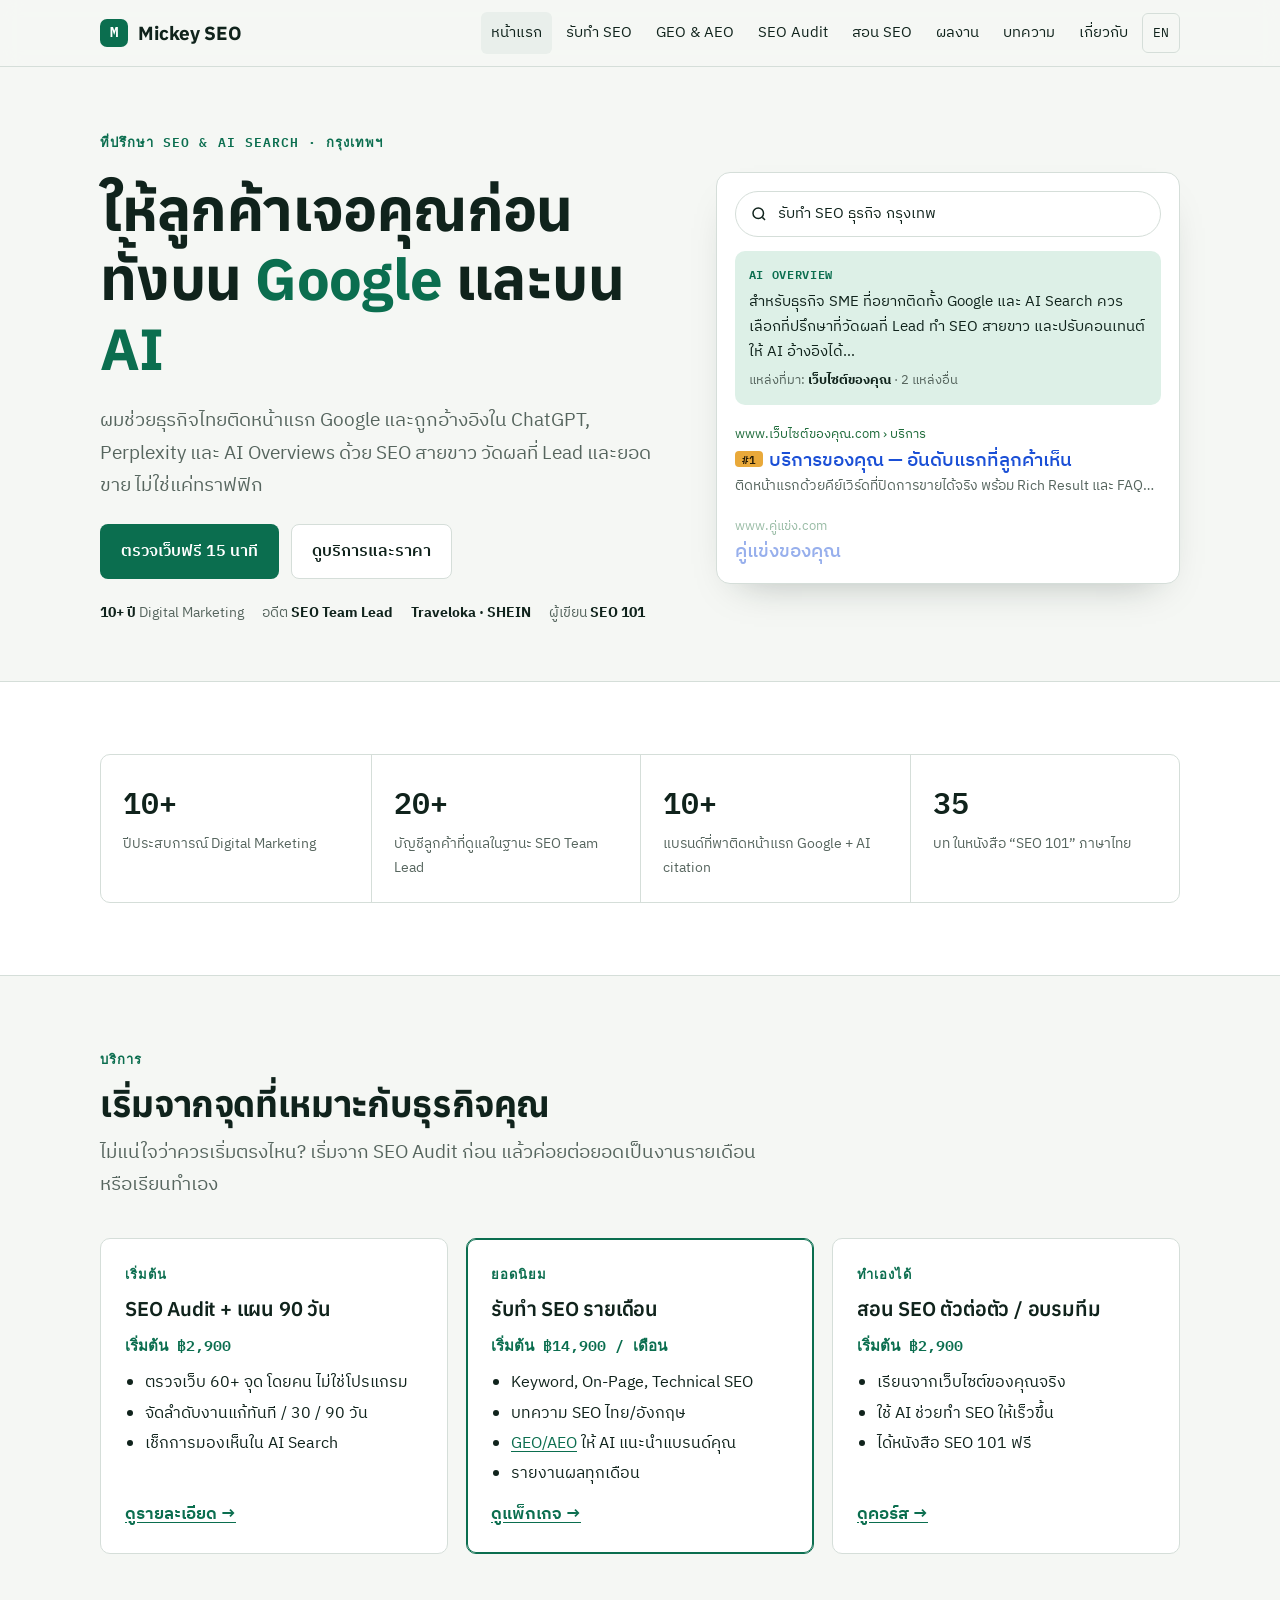
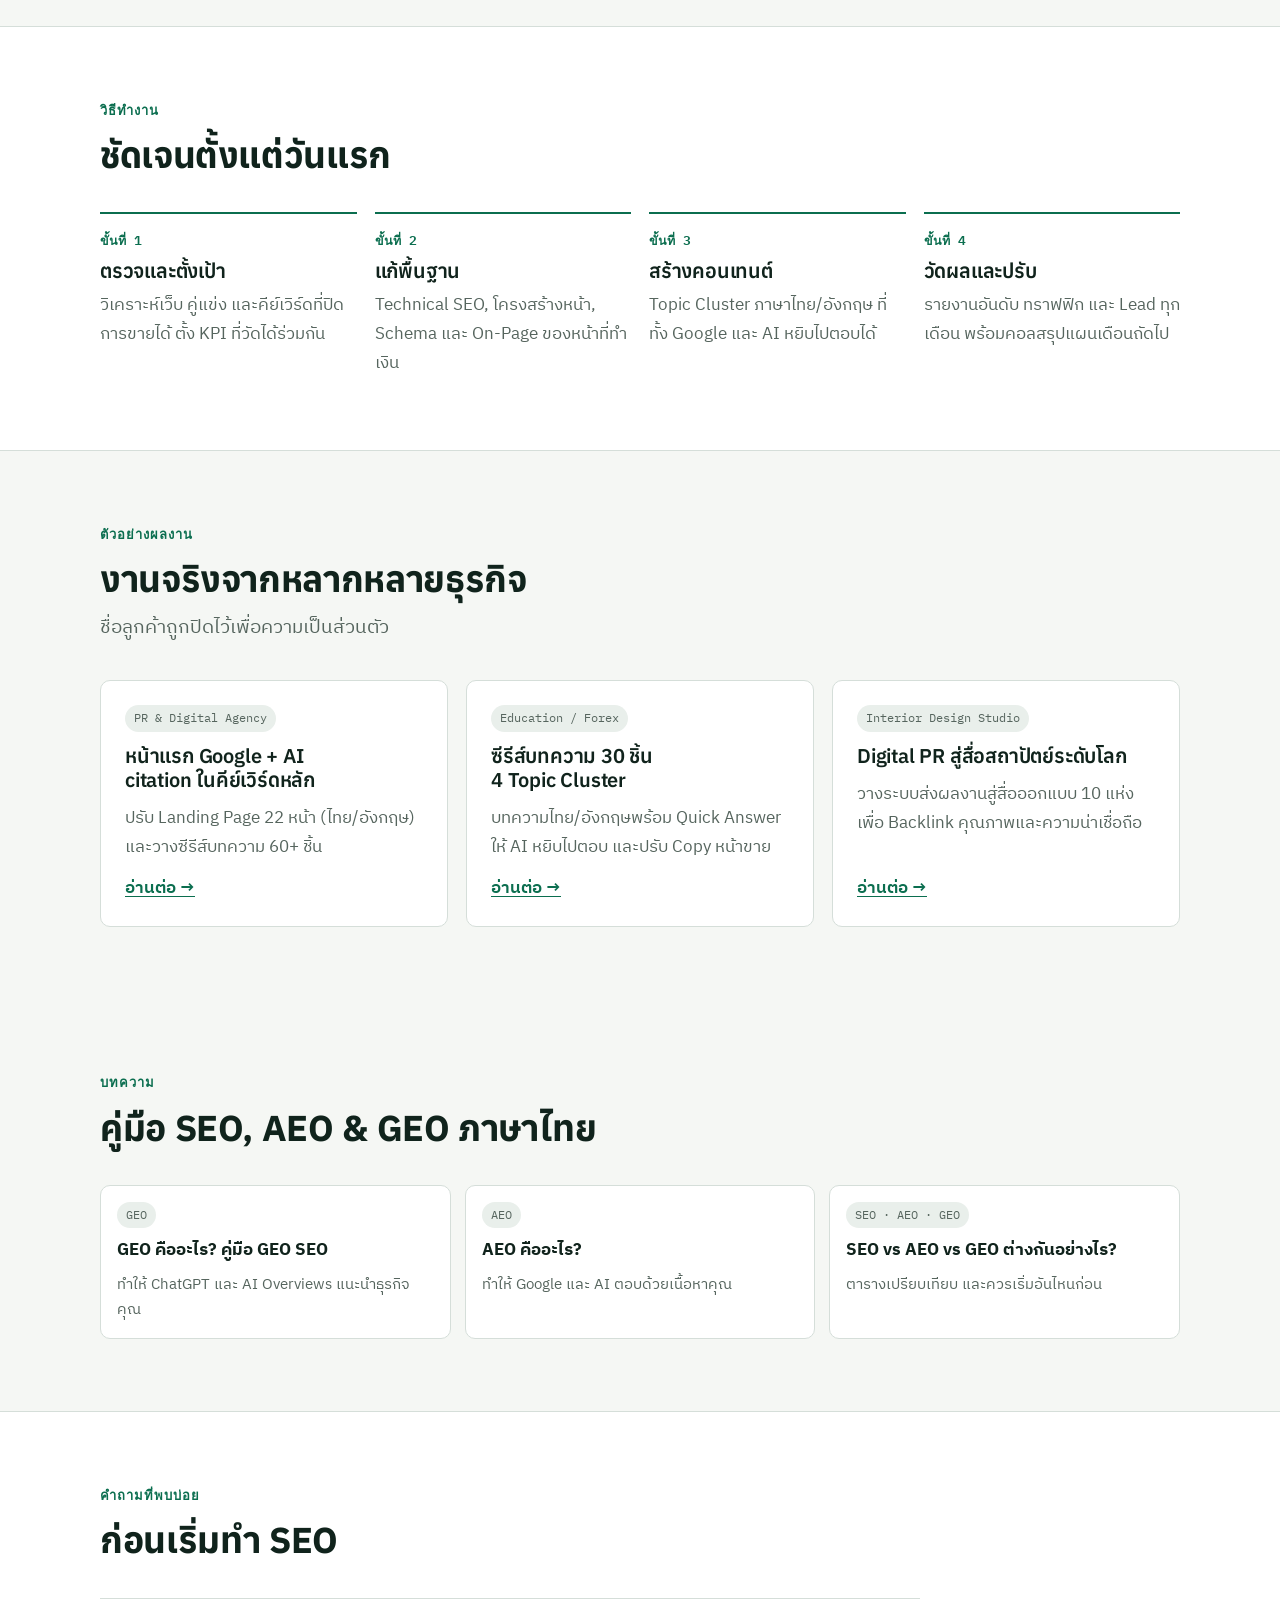
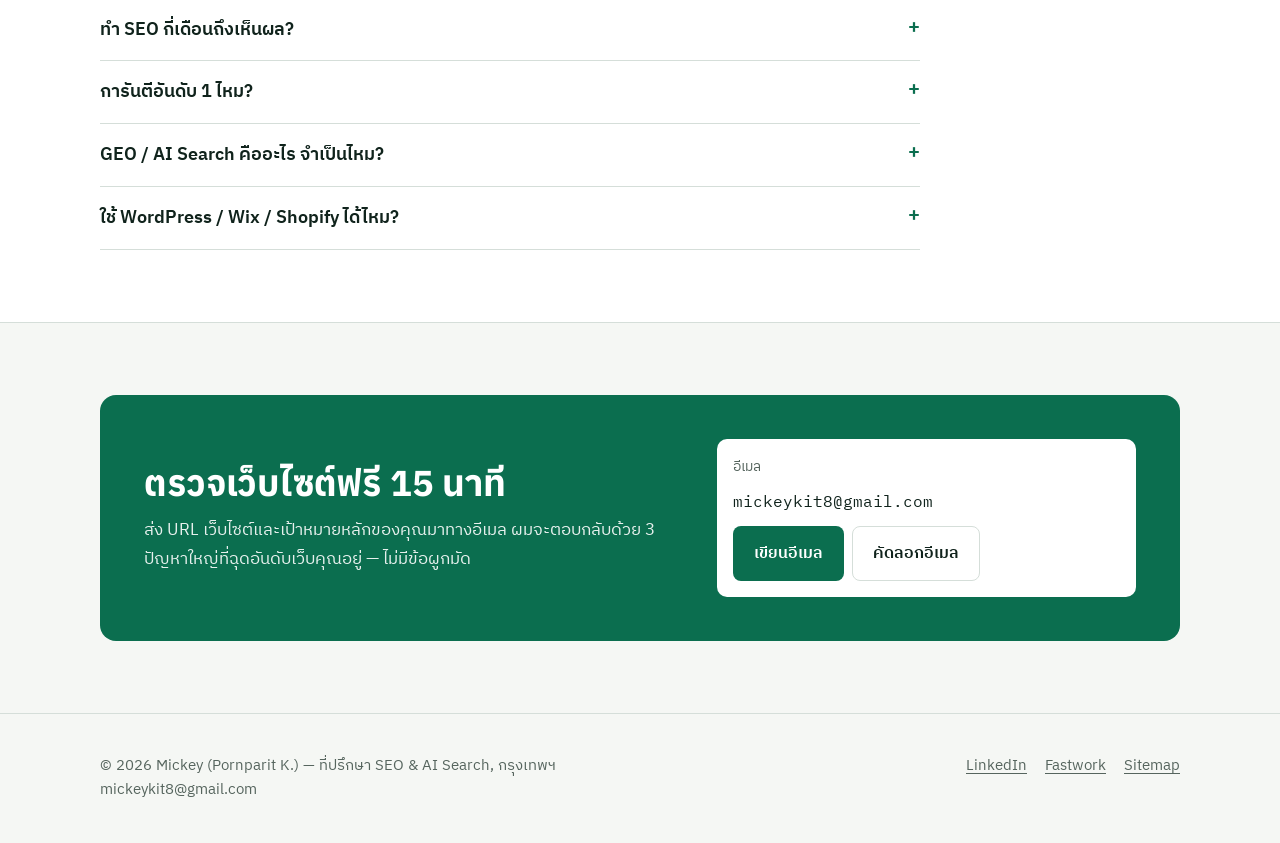
<file: index.html>
<!doctype html>
<html lang="th">
<head>
<meta charset="utf-8">
<meta name="viewport" content="width=device-width, initial-scale=1">
<title>ที่ปรึกษา SEO & AI Search กรุงเทพ | รับทำ SEO, GEO, AEO — Mickey</title>
<meta name="description" content="รับทำ SEO และ GEO ให้ธุรกิจไทยติดหน้าแรก Google และถูกแนะนำโดย ChatGPT, AI Overviews โดยที่ปรึกษาประสบการณ์ 10+ ปี อดีต SEO Team Lead ตรวจเว็บฟรี 15 นาที">
<link rel="canonical" href="https://mickeykit8-spec.github.io/">
<link rel="alternate" hreflang="th" href="https://mickeykit8-spec.github.io/">
<link rel="alternate" hreflang="en" href="https://mickeykit8-spec.github.io/en/">
<link rel="alternate" hreflang="x-default" href="https://mickeykit8-spec.github.io/">
<meta property="og:type" content="website">
<meta property="og:title" content="ที่ปรึกษา SEO & AI Search กรุงเทพ | รับทำ SEO, GEO, AEO — Mickey">
<meta property="og:description" content="รับทำ SEO และ GEO ให้ธุรกิจไทยติดหน้าแรก Google และถูกแนะนำโดย ChatGPT, AI Overviews โดยที่ปรึกษาประสบการณ์ 10+ ปี อดีต SEO Team Lead ตรวจเว็บฟรี 15 นาที">
<meta property="og:url" content="https://mickeykit8-spec.github.io/">
<meta property="og:image" content="https://mickeykit8-spec.github.io/assets/og.png">
<meta property="og:image:width" content="1200">
<meta property="og:image:height" content="630">
<meta name="twitter:card" content="summary_large_image">
<meta property="og:locale" content="th_TH">
<meta name="theme-color" content="#0B6E4F">
<link rel="icon" href="data:image/svg+xml,%3Csvg xmlns='http://www.w3.org/2000/svg' viewBox='0 0 32 32'%3E%3Crect width='32' height='32' rx='7' fill='%230B6E4F'/%3E%3Ctext x='16' y='22' font-family='monospace' font-size='16' font-weight='700' fill='white' text-anchor='middle'%3EM%3C/text%3E%3C/svg%3E">
<link rel="preconnect" href="https://fonts.googleapis.com">
<link rel="preconnect" href="https://fonts.gstatic.com" crossorigin>
<link rel="stylesheet" href="https://fonts.googleapis.com/css2?family=Anuphan:wght@500;600;700&family=IBM+Plex+Sans+Thai:wght@400;500;600&family=IBM+Plex+Mono:wght@400;600&display=swap">
<link rel="stylesheet" href="./assets/style.css">
<script type="application/ld+json">
{
 "@context": "https://schema.org",
 "@graph": [
  {
   "@type": "Person",
   "@id": "https://mickeykit8-spec.github.io/#person",
   "name": "Pornparit Kittinuttakul",
   "alternateName": "Mickey",
   "jobTitle": "SEO & AI Search Consultant",
   "email": "mailto:mickeykit8@gmail.com",
   "url": "https://mickeykit8-spec.github.io/",
   "alumniOf": {
    "@type": "CollegeOrUniversity",
    "name": "Mahidol University International College"
   },
   "knowsAbout": [
    "Search Engine Optimization",
    "Generative Engine Optimization",
    "Answer Engine Optimization",
    "Technical SEO",
    "Content Strategy",
    "Local SEO",
    "SEO Training"
   ],
   "sameAs": [
    "https://www.linkedin.com/in/pornparitk/",
    "https://fastwork.com/user/mickeyseo"
   ]
  },
  {
   "@type": "ProfessionalService",
   "@id": "https://mickeykit8-spec.github.io/#business",
   "name": "Mickey SEO — ที่ปรึกษา SEO & AI Search",
   "url": "https://mickeykit8-spec.github.io/",
   "email": "mickeykit8@gmail.com",
   "founder": {
    "@id": "https://mickeykit8-spec.github.io/#person"
   },
   "areaServed": {
    "@type": "Country",
    "name": "Thailand"
   },
   "address": {
    "@type": "PostalAddress",
    "addressLocality": "Bangkok",
    "addressCountry": "TH"
   },
   "priceRange": "฿2,900–฿44,900",
   "knowsLanguage": [
    "th",
    "en"
   ]
  },
  {
   "@type": "WebSite",
   "@id": "https://mickeykit8-spec.github.io/#website",
   "url": "https://mickeykit8-spec.github.io/",
   "name": "Mickey SEO",
   "inLanguage": "th"
  },
  {
   "@type": "FAQPage",
   "mainEntity": [
    {
     "@type": "Question",
     "name": "ทำ SEO กี่เดือนถึงเห็นผล?",
     "acceptedAnswer": {
      "@type": "Answer",
      "text": "ปกติ 3–6 เดือนเห็นผลชัด ขึ้นกับการแข่งขันของคีย์เวิร์ดและสภาพเว็บ เดือนแรกจะเน้นแก้พื้นฐาน (Technical และ On-Page) ให้แข็งแรงก่อน"
     }
    },
    {
     "@type": "Question",
     "name": "การันตีอันดับ 1 ไหม?",
     "acceptedAnswer": {
      "@type": "Answer",
      "text": "ไม่มีใครการันตีอันดับ Google ได้จริง ผมตั้ง KPI ที่วัดได้ร่วมกันตั้งแต่แรก เช่น จำนวนคีย์เวิร์ดหน้าแรก ทราฟฟิก และ Lead แล้วรายงานผลทุกเดือน"
     }
    },
    {
     "@type": "Question",
     "name": "GEO / AI Search คืออะไร จำเป็นไหม?",
     "acceptedAnswer": {
      "@type": "Answer",
      "text": "GEO (Generative Engine Optimization) คือการปรับเว็บให้ ChatGPT, Perplexity และ Google AI Overviews หยิบแบรนด์คุณไปตอบและอ้างอิง ลูกค้าเริ่มค้นหาผ่าน AI มากขึ้น ยิ่งเริ่มก่อนยิ่งได้เปรียบ"
     }
    },
    {
     "@type": "Question",
     "name": "ใช้ WordPress / Wix / Shopify ได้ไหม?",
     "acceptedAnswer": {
      "@type": "Answer",
      "text": "ได้ทุกระบบ ถ้าคุณแก้หลังบ้านเองไม่ได้ ผมส่งรายการงานที่ชัดเจนให้ทีมหรือโปรแกรมเมอร์ของคุณทำตามได้ทันที"
     }
    }
   ]
  }
 ]
}
</script>
</head>
<body>
<header class="site-head">
 <div class="wrap">
  <a class="brand" href="./"><span class="dot">M</span>Mickey SEO</a>
  <button class="menu-btn" aria-expanded="false" aria-controls="nav">เมนู</button>
  <nav class="nav" id="nav"><a href="./" aria-current="page">หน้าแรก</a><a href="./seo-services/">รับทำ SEO</a><a href="./geo-aeo/">GEO & AEO</a><a href="./seo-audit/">SEO Audit</a><a href="./seo-course/">สอน SEO</a><a href="./case-studies/">ผลงาน</a><a href="./blog/">บทความ</a><a href="./about/">เกี่ยวกับ</a><a class="lang" href="./en/" hreflang="en">EN</a></nav>
 </div>
</header>
<main>

<section class="hero"><div class="wrap">
 <div class="hero-copy">
  <span class="eyebrow">ที่ปรึกษา SEO &amp; AI Search · กรุงเทพฯ</span>
  <h1>ให้ลูกค้าเจอคุณก่อน<br>ทั้งบน <em>Google</em> และบน <em>AI</em></h1>
  <p class="lede">ผมช่วยธุรกิจไทยติดหน้าแรก Google และถูกอ้างอิงใน ChatGPT, Perplexity และ AI Overviews ด้วย SEO สายขาว วัดผลที่ Lead และยอดขาย ไม่ใช่แค่ทราฟฟิก</p>
  <div class="actions">
   <a class="btn btn-primary" href="#contact">ตรวจเว็บฟรี 15 นาที</a>
   <a class="btn btn-ghost" href="./seo-services/">ดูบริการและราคา</a>
  </div>
  <div class="proof"><span><b>10+ ปี</b> Digital Marketing</span><span>อดีต <b>SEO Team Lead</b></span><span><b>Traveloka · SHEIN</b></span><span>ผู้เขียน <b>SEO 101</b></span></div>
 </div>
 <div class="serp" aria-label="ตัวอย่างผลการค้นหา">
  <div class="serp-bar"><svg width="18" height="18" viewBox="0 0 24 24" fill="none" stroke="currentColor" stroke-width="2" aria-hidden="true"><circle cx="11" cy="11" r="7"/><path d="m20 20-3.5-3.5"/></svg>รับทำ SEO ธุรกิจ กรุงเทพ</div>
  <div class="serp-ai"><span class="tag">AI Overview</span><span>สำหรับธุรกิจ SME ที่อยากติดทั้ง Google และ AI Search ควรเลือกที่ปรึกษาที่วัดผลที่ Lead ทำ SEO สายขาว และปรับคอนเทนต์ให้ AI อ้างอิงได้…</span><cite>แหล่งที่มา: <b>เว็บไซต์ของคุณ</b> · 2 แหล่งอื่น</cite></div>
  <div class="result"><span class="url">www.เว็บไซต์ของคุณ.com › บริการ</span><span class="title"><span class="rank">#1</span>บริการของคุณ — อันดับแรกที่ลูกค้าเห็น</span><span class="snip">ติดหน้าแรกด้วยคีย์เวิร์ดที่ปิดการขายได้จริง พร้อม Rich Result และ FAQ…</span></div>
  <div class="result dim"><span class="url">www.คู่แข่ง.com</span><span class="title">คู่แข่งของคุณ</span></div>
 </div>
</div></section>

<section class="band"><div class="wrap">
 <div class="stats">
  <div class="stat"><b>10+</b><span>ปีประสบการณ์ Digital Marketing</span></div>
  <div class="stat"><b>20+</b><span>บัญชีลูกค้าที่ดูแลในฐานะ SEO Team Lead</span></div>
  <div class="stat"><b>10+</b><span>แบรนด์ที่พาติดหน้าแรก Google + AI citation</span></div>
  <div class="stat"><b>35</b><span>บท ในหนังสือ “SEO 101” ภาษาไทย</span></div>
 </div>
</div></section>

<section id="services"><div class="wrap">
 <div class="section-head"><span class="eyebrow">บริการ</span><h2>เริ่มจากจุดที่เหมาะกับธุรกิจคุณ</h2><p class="lede">ไม่แน่ใจว่าควรเริ่มตรงไหน? เริ่มจาก SEO Audit ก่อน แล้วค่อยต่อยอดเป็นงานรายเดือนหรือเรียนทำเอง</p></div>
 <div class="grid g3">
  <article class="card"><span class="eyebrow">เริ่มต้น</span><h3>SEO Audit + แผน 90 วัน</h3><span class="price">เริ่มต้น ฿2,900</span>
   <ul><li>ตรวจเว็บ 60+ จุด โดยคน ไม่ใช่โปรแกรม</li><li>จัดลำดับงานแก้ทันที / 30 / 90 วัน</li><li>เช็กการมองเห็นใน AI Search</li></ul>
   <a class="more" href="./seo-audit/">ดูรายละเอียด →</a></article>
  <article class="card feature"><span class="eyebrow">ยอดนิยม</span><h3>รับทำ SEO รายเดือน</h3><span class="price">เริ่มต้น ฿14,900 / เดือน</span>
   <ul><li>Keyword, On-Page, Technical SEO</li><li>บทความ SEO ไทย/อังกฤษ</li><li><a href="./geo-aeo/">GEO/AEO</a> ให้ AI แนะนำแบรนด์คุณ</li><li>รายงานผลทุกเดือน</li></ul>
   <a class="more" href="./seo-services/">ดูแพ็กเกจ →</a></article>
  <article class="card"><span class="eyebrow">ทำเองได้</span><h3>สอน SEO ตัวต่อตัว / อบรมทีม</h3><span class="price">เริ่มต้น ฿2,900</span>
   <ul><li>เรียนจากเว็บไซต์ของคุณจริง</li><li>ใช้ AI ช่วยทำ SEO ให้เร็วขึ้น</li><li>ได้หนังสือ SEO 101 ฟรี</li></ul>
   <a class="more" href="./seo-course/">ดูคอร์ส →</a></article>
 </div>
</div></section>

<section class="band"><div class="wrap">
 <div class="section-head"><span class="eyebrow">วิธีทำงาน</span><h2>ชัดเจนตั้งแต่วันแรก</h2></div>
 <div class="steps">
  <div class="step"><h3>ตรวจและตั้งเป้า</h3><p class="muted">วิเคราะห์เว็บ คู่แข่ง และคีย์เวิร์ดที่ปิดการขายได้ ตั้ง KPI ที่วัดได้ร่วมกัน</p></div>
  <div class="step"><h3>แก้พื้นฐาน</h3><p class="muted">Technical SEO, โครงสร้างหน้า, Schema และ On-Page ของหน้าที่ทำเงิน</p></div>
  <div class="step"><h3>สร้างคอนเทนต์</h3><p class="muted">Topic Cluster ภาษาไทย/อังกฤษ ที่ทั้ง Google และ AI หยิบไปตอบได้</p></div>
  <div class="step"><h3>วัดผลและปรับ</h3><p class="muted">รายงานอันดับ ทราฟฟิก และ Lead ทุกเดือน พร้อมคอลสรุปแผนเดือนถัดไป</p></div>
 </div>
</div></section>

<section id="work"><div class="wrap">
 <div class="section-head"><span class="eyebrow">ตัวอย่างผลงาน</span><h2>งานจริงจากหลากหลายธุรกิจ</h2><p class="lede">ชื่อลูกค้าถูกปิดไว้เพื่อความเป็นส่วนตัว</p></div>
 <div class="grid g3">
  <article class="card"><span class="chip">PR &amp; Digital Agency</span><h3>หน้าแรก Google + AI citation ในคีย์เวิร์ดหลัก</h3><p class="muted">ปรับ Landing Page 22 หน้า (ไทย/อังกฤษ) และวางซีรีส์บทความ 60+ ชิ้น</p><a class="more" href="./case-studies/#agency">อ่านต่อ →</a></article>
  <article class="card"><span class="chip">Education / Forex</span><h3>ซีรีส์บทความ 30 ชิ้น 4 Topic Cluster</h3><p class="muted">บทความไทย/อังกฤษพร้อม Quick Answer ให้ AI หยิบไปตอบ และปรับ Copy หน้าขาย</p><a class="more" href="./case-studies/#education">อ่านต่อ →</a></article>
  <article class="card"><span class="chip">Interior Design Studio</span><h3>Digital PR สู่สื่อสถาปัตย์ระดับโลก</h3><p class="muted">วางระบบส่งผลงานสู่สื่อออกแบบ 10 แห่ง เพื่อ Backlink คุณภาพและความน่าเชื่อถือ</p><a class="more" href="./case-studies/#interior">อ่านต่อ →</a></article>
 </div>
</div></section>


<section><div class="wrap">
 <div class="section-head"><span class="eyebrow">บทความ</span><h2>คู่มือ SEO, AEO &amp; GEO ภาษาไทย</h2></div>
 <div class="rel-grid">
  <a class="rel" href="./blog/geo-kue-arai/"><span class="chip">GEO</span><b>GEO คืออะไร? คู่มือ GEO SEO</b><span class="muted">ทำให้ ChatGPT และ AI Overviews แนะนำธุรกิจคุณ</span></a>
  <a class="rel" href="./blog/aeo-kue-arai/"><span class="chip">AEO</span><b>AEO คืออะไร?</b><span class="muted">ทำให้ Google และ AI ตอบด้วยเนื้อหาคุณ</span></a>
  <a class="rel" href="./blog/seo-aeo-geo-tang-kan/"><span class="chip">SEO · AEO · GEO</span><b>SEO vs AEO vs GEO ต่างกันอย่างไร?</b><span class="muted">ตารางเปรียบเทียบ และควรเริ่มอันไหนก่อน</span></a>
 </div>
</div></section>
<section class="band"><div class="wrap">
 <div class="section-head"><span class="eyebrow">คำถามที่พบบ่อย</span><h2>ก่อนเริ่มทำ SEO</h2></div>
 <div style="max-width:820px"><details class="faq"><summary>ทำ SEO กี่เดือนถึงเห็นผล?</summary><p>ปกติ 3–6 เดือนเห็นผลชัด ขึ้นกับการแข่งขันของคีย์เวิร์ดและสภาพเว็บ เดือนแรกจะเน้นแก้พื้นฐาน (Technical และ On-Page) ให้แข็งแรงก่อน</p></details>
<details class="faq"><summary>การันตีอันดับ 1 ไหม?</summary><p>ไม่มีใครการันตีอันดับ Google ได้จริง ผมตั้ง KPI ที่วัดได้ร่วมกันตั้งแต่แรก เช่น จำนวนคีย์เวิร์ดหน้าแรก ทราฟฟิก และ Lead แล้วรายงานผลทุกเดือน</p></details>
<details class="faq"><summary>GEO / AI Search คืออะไร จำเป็นไหม?</summary><p>GEO (Generative Engine Optimization) คือการปรับเว็บให้ ChatGPT, Perplexity และ Google AI Overviews หยิบแบรนด์คุณไปตอบและอ้างอิง ลูกค้าเริ่มค้นหาผ่าน AI มากขึ้น ยิ่งเริ่มก่อนยิ่งได้เปรียบ</p></details>
<details class="faq"><summary>ใช้ WordPress / Wix / Shopify ได้ไหม?</summary><p>ได้ทุกระบบ ถ้าคุณแก้หลังบ้านเองไม่ได้ ผมส่งรายการงานที่ชัดเจนให้ทีมหรือโปรแกรมเมอร์ของคุณทำตามได้ทันที</p></details></div>
</div></section>

<section id="contact"><div class="wrap"><div class="cta">
 <div style="display:flex;flex-direction:column;gap:12px">
  <h2>ตรวจเว็บไซต์ฟรี 15 นาที</h2>
  <p>ส่ง URL เว็บไซต์และเป้าหมายหลักของคุณมาทางอีเมล ผมจะตอบกลับด้วย 3 ปัญหาใหญ่ที่ฉุดอันดับเว็บคุณอยู่ — ไม่มีข้อผูกมัด</p>
 </div>
 <div class="mailbox"><span class="muted" style="font-size:14px">อีเมล</span><code>mickeykit8@gmail.com</code>
  <div class="row"><a class="btn btn-primary" href="mailto:mickeykit8@gmail.com?subject=%E0%B8%82%E0%B8%AD%E0%B8%95%E0%B8%A3%E0%B8%A7%E0%B8%88%E0%B9%80%E0%B8%A7%E0%B9%87%E0%B8%9A%E0%B8%9F%E0%B8%A3%E0%B8%B5">เขียนอีเมล</a><button class="btn btn-ghost" data-copy="mickeykit8@gmail.com">คัดลอกอีเมล</button></div>
 </div>
</div></div></section>

</main>
<footer class="site-foot">
 <div class="wrap">
  <div>© <span id="y">2026</span> Mickey (Pornparit K.) — ที่ปรึกษา SEO & AI Search, กรุงเทพฯ<br>mickeykit8@gmail.com</div>
  <nav>
   <a href="https://www.linkedin.com/in/pornparitk/" rel="me">LinkedIn</a>
   <a href="https://fastwork.com/user/mickeyseo" rel="me">Fastwork</a>
   <a href="./sitemap.xml">Sitemap</a>
  </nav>
 </div>
</footer>
<script src="./assets/site.js" defer></script>
</body>
</html>
</file>
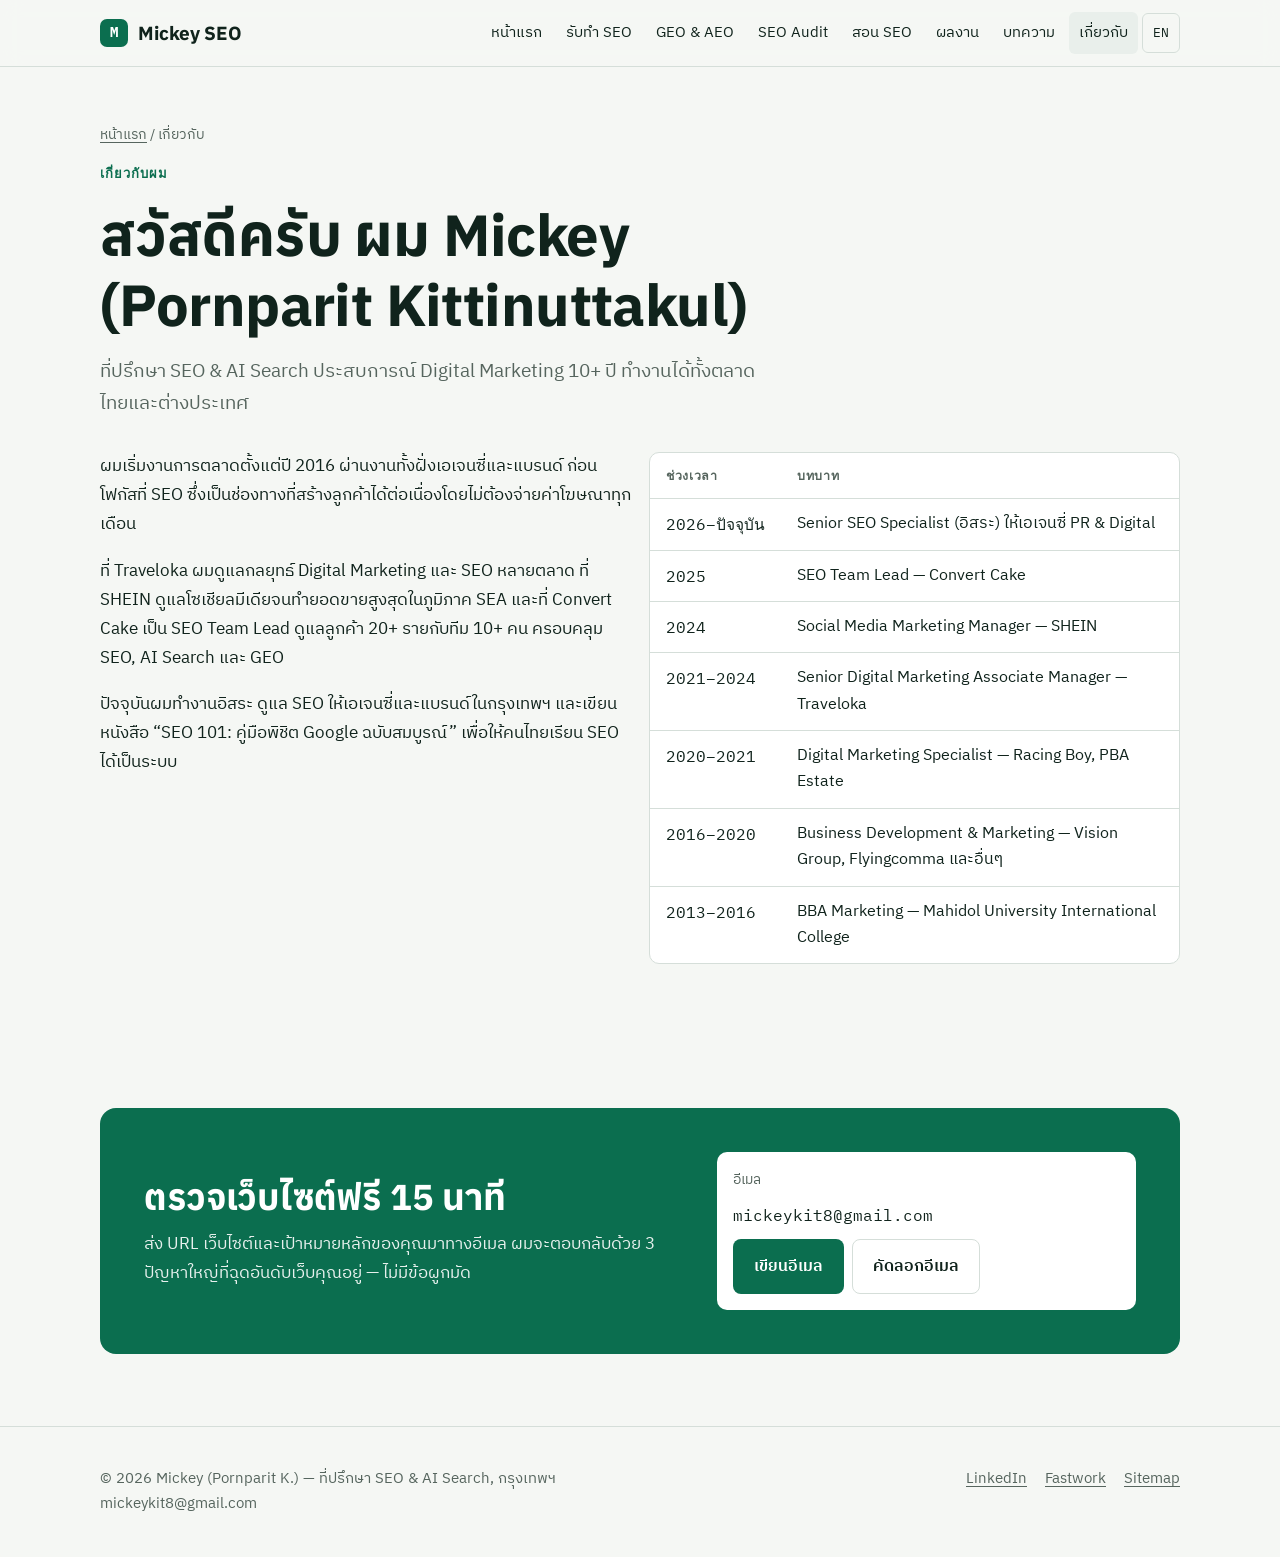
<file: about/index.html>
<!doctype html>
<html lang="th">
<head>
<meta charset="utf-8">
<meta name="viewport" content="width=device-width, initial-scale=1">
<title>เกี่ยวกับ Mickey — ที่ปรึกษา SEO & AI Search 10+ ปี</title>
<meta name="description" content="Mickey (Pornparit Kittinuttakul) ที่ปรึกษา SEO & AI Search อดีต SEO Team Lead, Traveloka และ SHEIN ผู้เขียนหนังสือ SEO 101">
<link rel="canonical" href="https://mickeykit8-spec.github.io/about/">
<meta property="og:type" content="website">
<meta property="og:title" content="เกี่ยวกับ Mickey — ที่ปรึกษา SEO & AI Search 10+ ปี">
<meta property="og:description" content="Mickey (Pornparit Kittinuttakul) ที่ปรึกษา SEO & AI Search อดีต SEO Team Lead, Traveloka และ SHEIN ผู้เขียนหนังสือ SEO 101">
<meta property="og:url" content="https://mickeykit8-spec.github.io/about/">
<meta property="og:image" content="https://mickeykit8-spec.github.io/assets/og.png">
<meta property="og:image:width" content="1200">
<meta property="og:image:height" content="630">
<meta name="twitter:card" content="summary_large_image">
<meta property="og:locale" content="th_TH">
<meta name="theme-color" content="#0B6E4F">
<link rel="icon" href="data:image/svg+xml,%3Csvg xmlns='http://www.w3.org/2000/svg' viewBox='0 0 32 32'%3E%3Crect width='32' height='32' rx='7' fill='%230B6E4F'/%3E%3Ctext x='16' y='22' font-family='monospace' font-size='16' font-weight='700' fill='white' text-anchor='middle'%3EM%3C/text%3E%3C/svg%3E">
<link rel="preconnect" href="https://fonts.googleapis.com">
<link rel="preconnect" href="https://fonts.gstatic.com" crossorigin>
<link rel="stylesheet" href="https://fonts.googleapis.com/css2?family=Anuphan:wght@500;600;700&family=IBM+Plex+Sans+Thai:wght@400;500;600&family=IBM+Plex+Mono:wght@400;600&display=swap">
<link rel="stylesheet" href="../assets/style.css">
<script type="application/ld+json">
{
 "@context": "https://schema.org",
 "@graph": [
  {
   "@type": "Person",
   "@id": "https://mickeykit8-spec.github.io/#person",
   "name": "Pornparit Kittinuttakul",
   "alternateName": "Mickey",
   "jobTitle": "SEO & AI Search Consultant",
   "email": "mailto:mickeykit8@gmail.com",
   "url": "https://mickeykit8-spec.github.io/",
   "alumniOf": {
    "@type": "CollegeOrUniversity",
    "name": "Mahidol University International College"
   },
   "knowsAbout": [
    "Search Engine Optimization",
    "Generative Engine Optimization",
    "Answer Engine Optimization",
    "Technical SEO",
    "Content Strategy",
    "Local SEO",
    "SEO Training"
   ],
   "sameAs": [
    "https://www.linkedin.com/in/pornparitk/",
    "https://fastwork.com/user/mickeyseo"
   ]
  },
  {
   "@type": "ProfilePage",
   "mainEntity": {
    "@id": "https://mickeykit8-spec.github.io/#person"
   }
  }
 ]
}
</script>
</head>
<body>
<header class="site-head">
 <div class="wrap">
  <a class="brand" href="../"><span class="dot">M</span>Mickey SEO</a>
  <button class="menu-btn" aria-expanded="false" aria-controls="nav">เมนู</button>
  <nav class="nav" id="nav"><a href="../">หน้าแรก</a><a href="../seo-services/">รับทำ SEO</a><a href="../geo-aeo/">GEO & AEO</a><a href="../seo-audit/">SEO Audit</a><a href="../seo-course/">สอน SEO</a><a href="../case-studies/">ผลงาน</a><a href="../blog/">บทความ</a><a href="../about/" aria-current="page">เกี่ยวกับ</a><a class="lang" href="../en/" hreflang="en">EN</a></nav>
 </div>
</header>
<main>
<div class="wrap page-head"><div class="crumbs"><a href="../">หน้าแรก</a> / เกี่ยวกับ</div>
<span class="eyebrow">เกี่ยวกับผม</span><h1>สวัสดีครับ ผม Mickey<br>(Pornparit Kittinuttakul)</h1><p class="lede">ที่ปรึกษา SEO &amp; AI Search ประสบการณ์ Digital Marketing 10+ ปี ทำงานได้ทั้งตลาดไทยและต่างประเทศ</p></div>
<section style="padding-top:0"><div class="wrap">
 <div class="grid g2">
  <div class="prose">
   <p>ผมเริ่มงานการตลาดตั้งแต่ปี 2016 ผ่านงานทั้งฝั่งเอเจนซี่และแบรนด์ ก่อนโฟกัสที่ SEO ซึ่งเป็นช่องทางที่สร้างลูกค้าได้ต่อเนื่องโดยไม่ต้องจ่ายค่าโฆษณาทุกเดือน</p>
   <p>ที่ Traveloka ผมดูแลกลยุทธ์ Digital Marketing และ SEO หลายตลาด ที่ SHEIN ดูแลโซเชียลมีเดียจนทำยอดขายสูงสุดในภูมิภาค SEA และที่ Convert Cake เป็น SEO Team Lead ดูแลลูกค้า 20+ รายกับทีม 10+ คน ครอบคลุม SEO, AI Search และ GEO</p>
   <p>ปัจจุบันผมทำงานอิสระ ดูแล SEO ให้เอเจนซี่และแบรนด์ในกรุงเทพฯ และเขียนหนังสือ “SEO 101: คู่มือพิชิต Google ฉบับสมบูรณ์” เพื่อให้คนไทยเรียน SEO ได้เป็นระบบ</p>
  </div>
  <div class="tw"><table style="min-width:0">
   <thead><tr><th>ช่วงเวลา</th><th>บทบาท</th></tr></thead>
   <tbody>
    <tr><td class="n">2026–ปัจจุบัน</td><td>Senior SEO Specialist (อิสระ) ให้เอเจนซี่ PR &amp; Digital</td></tr>
    <tr><td class="n">2025</td><td>SEO Team Lead — Convert Cake</td></tr>
    <tr><td class="n">2024</td><td>Social Media Marketing Manager — SHEIN</td></tr>
    <tr><td class="n">2021–2024</td><td>Senior Digital Marketing Associate Manager — Traveloka</td></tr>
    <tr><td class="n">2020–2021</td><td>Digital Marketing Specialist — Racing Boy, PBA Estate</td></tr>
    <tr><td class="n">2016–2020</td><td>Business Development &amp; Marketing — Vision Group, Flyingcomma และอื่นๆ</td></tr>
    <tr><td class="n">2013–2016</td><td>BBA Marketing — Mahidol University International College</td></tr>
   </tbody></table></div>
 </div>
</div></section>
<section id="contact"><div class="wrap"><div class="cta">
 <div style="display:flex;flex-direction:column;gap:12px">
  <h2>ตรวจเว็บไซต์ฟรี 15 นาที</h2>
  <p>ส่ง URL เว็บไซต์และเป้าหมายหลักของคุณมาทางอีเมล ผมจะตอบกลับด้วย 3 ปัญหาใหญ่ที่ฉุดอันดับเว็บคุณอยู่ — ไม่มีข้อผูกมัด</p>
 </div>
 <div class="mailbox"><span class="muted" style="font-size:14px">อีเมล</span><code>mickeykit8@gmail.com</code>
  <div class="row"><a class="btn btn-primary" href="mailto:mickeykit8@gmail.com?subject=%E0%B8%82%E0%B8%AD%E0%B8%95%E0%B8%A3%E0%B8%A7%E0%B8%88%E0%B9%80%E0%B8%A7%E0%B9%87%E0%B8%9A%E0%B8%9F%E0%B8%A3%E0%B8%B5">เขียนอีเมล</a><button class="btn btn-ghost" data-copy="mickeykit8@gmail.com">คัดลอกอีเมล</button></div>
 </div>
</div></div></section>

</main>
<footer class="site-foot">
 <div class="wrap">
  <div>© <span id="y">2026</span> Mickey (Pornparit K.) — ที่ปรึกษา SEO & AI Search, กรุงเทพฯ<br>mickeykit8@gmail.com</div>
  <nav>
   <a href="https://www.linkedin.com/in/pornparitk/" rel="me">LinkedIn</a>
   <a href="https://fastwork.com/user/mickeyseo" rel="me">Fastwork</a>
   <a href="../sitemap.xml">Sitemap</a>
  </nav>
 </div>
</footer>
<script src="../assets/site.js" defer></script>
</body>
</html>
</file>
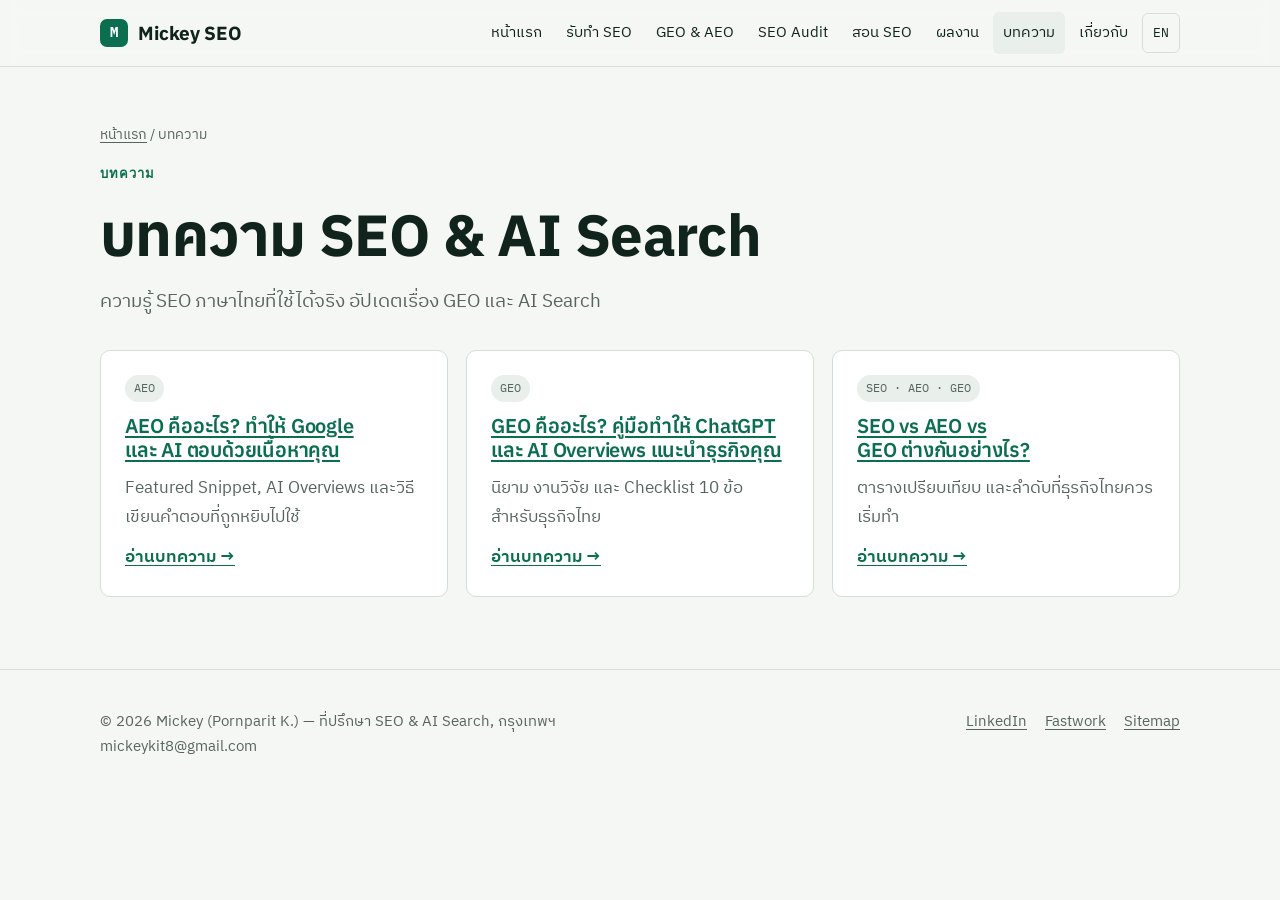
<file: blog/index.html>
<!doctype html>
<html lang="th">
<head>
<meta charset="utf-8">
<meta name="viewport" content="width=device-width, initial-scale=1">
<title>บทความ SEO, AEO & GEO ภาษาไทย | Mickey SEO</title>
<meta name="description" content="บทความ SEO, AEO และ GEO ภาษาไทย วิธีทำให้เว็บติด Google เป็นคำตอบใน Featured Snippet และถูกแนะนำโดย ChatGPT และ Google AI Overviews">
<link rel="canonical" href="https://mickeykit8-spec.github.io/blog/">
<meta property="og:type" content="website">
<meta property="og:title" content="บทความ SEO, AEO & GEO ภาษาไทย | Mickey SEO">
<meta property="og:description" content="บทความ SEO, AEO และ GEO ภาษาไทย วิธีทำให้เว็บติด Google เป็นคำตอบใน Featured Snippet และถูกแนะนำโดย ChatGPT และ Google AI Overviews">
<meta property="og:url" content="https://mickeykit8-spec.github.io/blog/">
<meta property="og:image" content="https://mickeykit8-spec.github.io/assets/og.png">
<meta property="og:image:width" content="1200">
<meta property="og:image:height" content="630">
<meta name="twitter:card" content="summary_large_image">
<meta property="og:locale" content="th_TH">
<meta name="theme-color" content="#0B6E4F">
<link rel="icon" href="data:image/svg+xml,%3Csvg xmlns='http://www.w3.org/2000/svg' viewBox='0 0 32 32'%3E%3Crect width='32' height='32' rx='7' fill='%230B6E4F'/%3E%3Ctext x='16' y='22' font-family='monospace' font-size='16' font-weight='700' fill='white' text-anchor='middle'%3EM%3C/text%3E%3C/svg%3E">
<link rel="preconnect" href="https://fonts.googleapis.com">
<link rel="preconnect" href="https://fonts.gstatic.com" crossorigin>
<link rel="stylesheet" href="https://fonts.googleapis.com/css2?family=Anuphan:wght@500;600;700&family=IBM+Plex+Sans+Thai:wght@400;500;600&family=IBM+Plex+Mono:wght@400;600&display=swap">
<link rel="stylesheet" href="../assets/style.css">
<script type="application/ld+json">
{
 "@context": "https://schema.org",
 "@graph": [
  {
   "@type": "Person",
   "@id": "https://mickeykit8-spec.github.io/#person",
   "name": "Pornparit Kittinuttakul",
   "alternateName": "Mickey",
   "jobTitle": "SEO & AI Search Consultant",
   "email": "mailto:mickeykit8@gmail.com",
   "url": "https://mickeykit8-spec.github.io/",
   "alumniOf": {
    "@type": "CollegeOrUniversity",
    "name": "Mahidol University International College"
   },
   "knowsAbout": [
    "Search Engine Optimization",
    "Generative Engine Optimization",
    "Answer Engine Optimization",
    "Technical SEO",
    "Content Strategy",
    "Local SEO",
    "SEO Training"
   ],
   "sameAs": [
    "https://www.linkedin.com/in/pornparitk/",
    "https://fastwork.com/user/mickeyseo"
   ]
  }
 ]
}
</script>
</head>
<body>
<header class="site-head">
 <div class="wrap">
  <a class="brand" href="../"><span class="dot">M</span>Mickey SEO</a>
  <button class="menu-btn" aria-expanded="false" aria-controls="nav">เมนู</button>
  <nav class="nav" id="nav"><a href="../">หน้าแรก</a><a href="../seo-services/">รับทำ SEO</a><a href="../geo-aeo/">GEO & AEO</a><a href="../seo-audit/">SEO Audit</a><a href="../seo-course/">สอน SEO</a><a href="../case-studies/">ผลงาน</a><a href="../blog/" aria-current="page">บทความ</a><a href="../about/">เกี่ยวกับ</a><a class="lang" href="../en/" hreflang="en">EN</a></nav>
 </div>
</header>
<main>
<div class="wrap page-head"><div class="crumbs"><a href="../">หน้าแรก</a> / บทความ</div>
<span class="eyebrow">บทความ</span><h1>บทความ SEO &amp; AI Search</h1><p class="lede">ความรู้ SEO ภาษาไทยที่ใช้ได้จริง อัปเดตเรื่อง GEO และ AI Search</p></div>
<section style="padding-top:0"><div class="wrap"><div class="grid g3">
 <article class="card"><span class="chip">AEO</span><h2 class="h3"><a href="./aeo-kue-arai/">AEO คืออะไร? ทำให้ Google และ AI ตอบด้วยเนื้อหาคุณ</a></h2><p class="muted">Featured Snippet, AI Overviews และวิธีเขียนคำตอบที่ถูกหยิบไปใช้</p><a class="more" href="./aeo-kue-arai/">อ่านบทความ →</a></article>
 <article class="card"><span class="chip">GEO</span><h2 class="h3"><a href="./geo-kue-arai/">GEO คืออะไร? คู่มือทำให้ ChatGPT และ AI Overviews แนะนำธุรกิจคุณ</a></h2><p class="muted">นิยาม งานวิจัย และ Checklist 10 ข้อสำหรับธุรกิจไทย</p><a class="more" href="./geo-kue-arai/">อ่านบทความ →</a></article>
 <article class="card"><span class="chip">SEO · AEO · GEO</span><h2 class="h3"><a href="./seo-aeo-geo-tang-kan/">SEO vs AEO vs GEO ต่างกันอย่างไร?</a></h2><p class="muted">ตารางเปรียบเทียบ และลำดับที่ธุรกิจไทยควรเริ่มทำ</p><a class="more" href="./seo-aeo-geo-tang-kan/">อ่านบทความ →</a></article>
</div></div></section>

</main>
<footer class="site-foot">
 <div class="wrap">
  <div>© <span id="y">2026</span> Mickey (Pornparit K.) — ที่ปรึกษา SEO & AI Search, กรุงเทพฯ<br>mickeykit8@gmail.com</div>
  <nav>
   <a href="https://www.linkedin.com/in/pornparitk/" rel="me">LinkedIn</a>
   <a href="https://fastwork.com/user/mickeyseo" rel="me">Fastwork</a>
   <a href="../sitemap.xml">Sitemap</a>
  </nav>
 </div>
</footer>
<script src="../assets/site.js" defer></script>
</body>
</html>
</file>
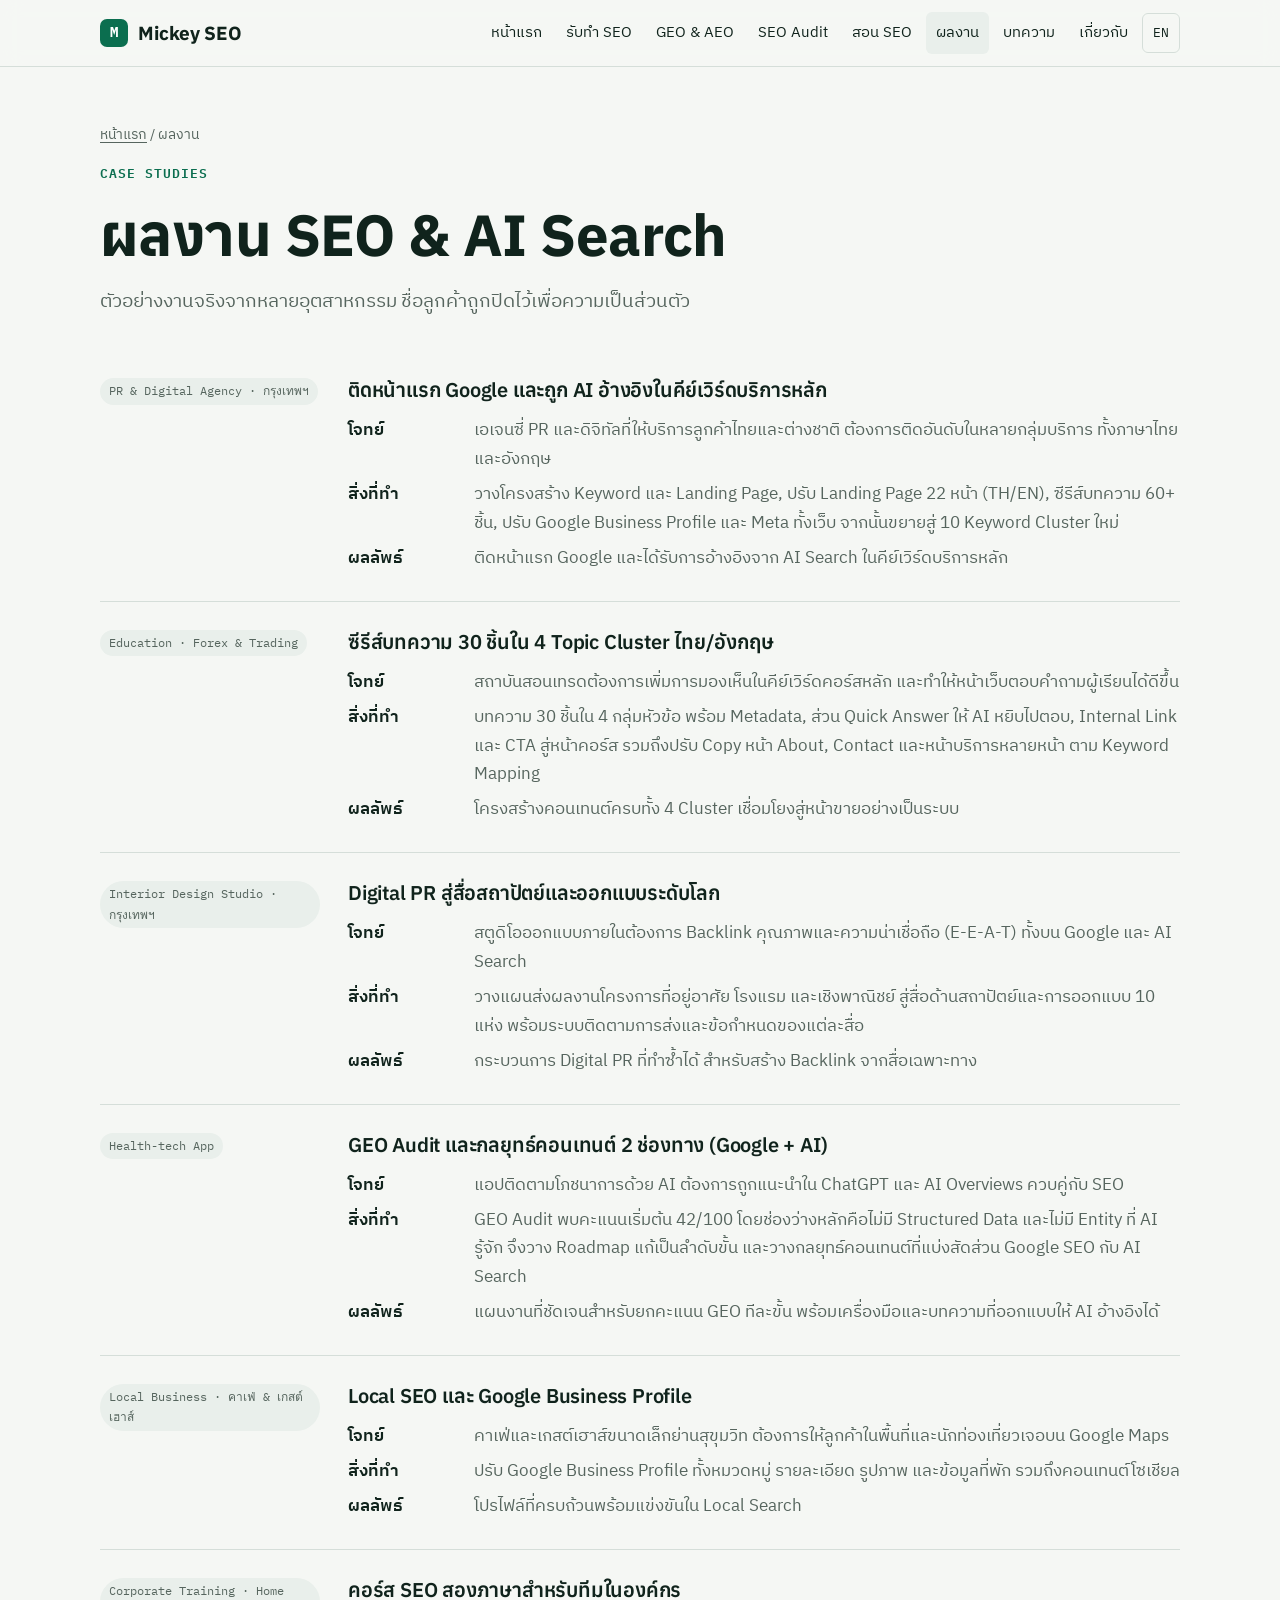
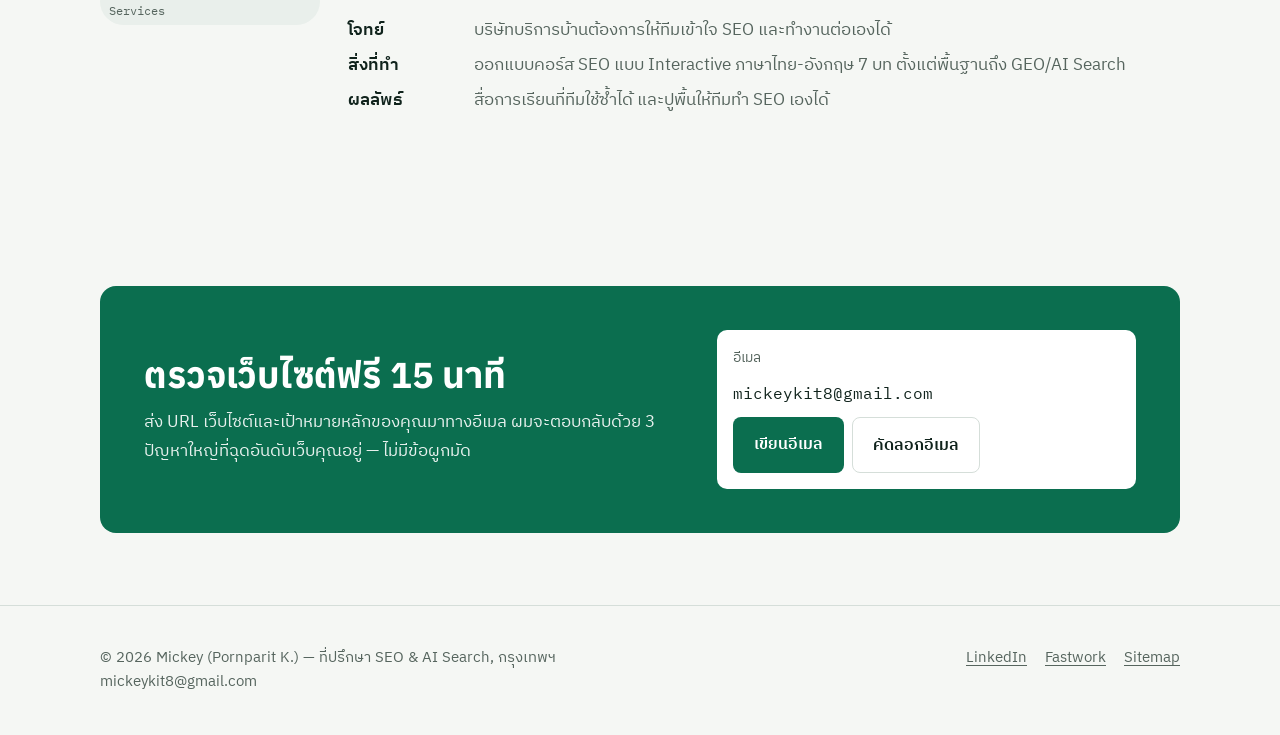
<file: case-studies/index.html>
<!doctype html>
<html lang="th">
<head>
<meta charset="utf-8">
<meta name="viewport" content="width=device-width, initial-scale=1">
<title>ผลงาน SEO & GEO — Case Studies | Mickey ที่ปรึกษา SEO</title>
<meta name="description" content="ตัวอย่างผลงาน SEO และ AI Search จากเอเจนซี่ สถาบันการศึกษา สตูดิโอออกแบบ แอปสุขภาพ และธุรกิจท้องถิ่น ตั้งแต่ Audit ถึงคอนเทนต์และ Digital PR">
<link rel="canonical" href="https://mickeykit8-spec.github.io/case-studies/">
<meta property="og:type" content="website">
<meta property="og:title" content="ผลงาน SEO & GEO — Case Studies | Mickey ที่ปรึกษา SEO">
<meta property="og:description" content="ตัวอย่างผลงาน SEO และ AI Search จากเอเจนซี่ สถาบันการศึกษา สตูดิโอออกแบบ แอปสุขภาพ และธุรกิจท้องถิ่น ตั้งแต่ Audit ถึงคอนเทนต์และ Digital PR">
<meta property="og:url" content="https://mickeykit8-spec.github.io/case-studies/">
<meta property="og:image" content="https://mickeykit8-spec.github.io/assets/og.png">
<meta property="og:image:width" content="1200">
<meta property="og:image:height" content="630">
<meta name="twitter:card" content="summary_large_image">
<meta property="og:locale" content="th_TH">
<meta name="theme-color" content="#0B6E4F">
<link rel="icon" href="data:image/svg+xml,%3Csvg xmlns='http://www.w3.org/2000/svg' viewBox='0 0 32 32'%3E%3Crect width='32' height='32' rx='7' fill='%230B6E4F'/%3E%3Ctext x='16' y='22' font-family='monospace' font-size='16' font-weight='700' fill='white' text-anchor='middle'%3EM%3C/text%3E%3C/svg%3E">
<link rel="preconnect" href="https://fonts.googleapis.com">
<link rel="preconnect" href="https://fonts.gstatic.com" crossorigin>
<link rel="stylesheet" href="https://fonts.googleapis.com/css2?family=Anuphan:wght@500;600;700&family=IBM+Plex+Sans+Thai:wght@400;500;600&family=IBM+Plex+Mono:wght@400;600&display=swap">
<link rel="stylesheet" href="../assets/style.css">
<script type="application/ld+json">
{
 "@context": "https://schema.org",
 "@graph": [
  {
   "@type": "Person",
   "@id": "https://mickeykit8-spec.github.io/#person",
   "name": "Pornparit Kittinuttakul",
   "alternateName": "Mickey",
   "jobTitle": "SEO & AI Search Consultant",
   "email": "mailto:mickeykit8@gmail.com",
   "url": "https://mickeykit8-spec.github.io/",
   "alumniOf": {
    "@type": "CollegeOrUniversity",
    "name": "Mahidol University International College"
   },
   "knowsAbout": [
    "Search Engine Optimization",
    "Generative Engine Optimization",
    "Answer Engine Optimization",
    "Technical SEO",
    "Content Strategy",
    "Local SEO",
    "SEO Training"
   ],
   "sameAs": [
    "https://www.linkedin.com/in/pornparitk/",
    "https://fastwork.com/user/mickeyseo"
   ]
  }
 ]
}
</script>
</head>
<body>
<header class="site-head">
 <div class="wrap">
  <a class="brand" href="../"><span class="dot">M</span>Mickey SEO</a>
  <button class="menu-btn" aria-expanded="false" aria-controls="nav">เมนู</button>
  <nav class="nav" id="nav"><a href="../">หน้าแรก</a><a href="../seo-services/">รับทำ SEO</a><a href="../geo-aeo/">GEO & AEO</a><a href="../seo-audit/">SEO Audit</a><a href="../seo-course/">สอน SEO</a><a href="../case-studies/" aria-current="page">ผลงาน</a><a href="../blog/">บทความ</a><a href="../about/">เกี่ยวกับ</a><a class="lang" href="../en/" hreflang="en">EN</a></nav>
 </div>
</header>
<main>
<div class="wrap page-head"><div class="crumbs"><a href="../">หน้าแรก</a> / ผลงาน</div>
<span class="eyebrow">Case Studies</span><h1>ผลงาน SEO &amp; AI Search</h1><p class="lede">ตัวอย่างงานจริงจากหลายอุตสาหกรรม ชื่อลูกค้าถูกปิดไว้เพื่อความเป็นส่วนตัว</p></div>
<section style="padding-top:0"><div class="wrap"><article class="case" id="agency"><div class="meta"><span class="chip">PR &amp; Digital Agency · กรุงเทพฯ</span></div><div style="display:flex;flex-direction:column;gap:14px"><h2 class="h3">ติดหน้าแรก Google และถูก AI อ้างอิงในคีย์เวิร์ดบริการหลัก</h2><dl><dt>โจทย์</dt><dd>เอเจนซี่ PR และดิจิทัลที่ให้บริการลูกค้าไทยและต่างชาติ ต้องการติดอันดับในหลายกลุ่มบริการ ทั้งภาษาไทยและอังกฤษ</dd><dt>สิ่งที่ทำ</dt><dd>วางโครงสร้าง Keyword และ Landing Page, ปรับ Landing Page 22 หน้า (TH/EN), ซีรีส์บทความ 60+ ชิ้น, ปรับ Google Business Profile และ Meta ทั้งเว็บ จากนั้นขยายสู่ 10 Keyword Cluster ใหม่</dd><dt>ผลลัพธ์</dt><dd>ติดหน้าแรก Google และได้รับการอ้างอิงจาก AI Search ในคีย์เวิร์ดบริการหลัก</dd></dl></div></article><article class="case" id="education"><div class="meta"><span class="chip">Education · Forex &amp; Trading</span></div><div style="display:flex;flex-direction:column;gap:14px"><h2 class="h3">ซีรีส์บทความ 30 ชิ้นใน 4 Topic Cluster ไทย/อังกฤษ</h2><dl><dt>โจทย์</dt><dd>สถาบันสอนเทรดต้องการเพิ่มการมองเห็นในคีย์เวิร์ดคอร์สหลัก และทำให้หน้าเว็บตอบคำถามผู้เรียนได้ดีขึ้น</dd><dt>สิ่งที่ทำ</dt><dd>บทความ 30 ชิ้นใน 4 กลุ่มหัวข้อ พร้อม Metadata, ส่วน Quick Answer ให้ AI หยิบไปตอบ, Internal Link และ CTA สู่หน้าคอร์ส รวมถึงปรับ Copy หน้า About, Contact และหน้าบริการหลายหน้า ตาม Keyword Mapping</dd><dt>ผลลัพธ์</dt><dd>โครงสร้างคอนเทนต์ครบทั้ง 4 Cluster เชื่อมโยงสู่หน้าขายอย่างเป็นระบบ</dd></dl></div></article><article class="case" id="interior"><div class="meta"><span class="chip">Interior Design Studio · กรุงเทพฯ</span></div><div style="display:flex;flex-direction:column;gap:14px"><h2 class="h3">Digital PR สู่สื่อสถาปัตย์และออกแบบระดับโลก</h2><dl><dt>โจทย์</dt><dd>สตูดิโอออกแบบภายในต้องการ Backlink คุณภาพและความน่าเชื่อถือ (E-E-A-T) ทั้งบน Google และ AI Search</dd><dt>สิ่งที่ทำ</dt><dd>วางแผนส่งผลงานโครงการที่อยู่อาศัย โรงแรม และเชิงพาณิชย์ สู่สื่อด้านสถาปัตย์และการออกแบบ 10 แห่ง พร้อมระบบติดตามการส่งและข้อกำหนดของแต่ละสื่อ</dd><dt>ผลลัพธ์</dt><dd>กระบวนการ Digital PR ที่ทำซ้ำได้ สำหรับสร้าง Backlink จากสื่อเฉพาะทาง</dd></dl></div></article><article class="case" id="app"><div class="meta"><span class="chip">Health-tech App</span></div><div style="display:flex;flex-direction:column;gap:14px"><h2 class="h3">GEO Audit และกลยุทธ์คอนเทนต์ 2 ช่องทาง (Google + AI)</h2><dl><dt>โจทย์</dt><dd>แอปติดตามโภชนาการด้วย AI ต้องการถูกแนะนำใน ChatGPT และ AI Overviews ควบคู่กับ SEO</dd><dt>สิ่งที่ทำ</dt><dd>GEO Audit พบคะแนนเริ่มต้น 42/100 โดยช่องว่างหลักคือไม่มี Structured Data และไม่มี Entity ที่ AI รู้จัก จึงวาง Roadmap แก้เป็นลำดับขั้น และวางกลยุทธ์คอนเทนต์ที่แบ่งสัดส่วน Google SEO กับ AI Search</dd><dt>ผลลัพธ์</dt><dd>แผนงานที่ชัดเจนสำหรับยกคะแนน GEO ทีละขั้น พร้อมเครื่องมือและบทความที่ออกแบบให้ AI อ้างอิงได้</dd></dl></div></article><article class="case" id="local"><div class="meta"><span class="chip">Local Business · คาเฟ่ &amp; เกสต์เฮาส์</span></div><div style="display:flex;flex-direction:column;gap:14px"><h2 class="h3">Local SEO และ Google Business Profile</h2><dl><dt>โจทย์</dt><dd>คาเฟ่และเกสต์เฮาส์ขนาดเล็กย่านสุขุมวิท ต้องการให้ลูกค้าในพื้นที่และนักท่องเที่ยวเจอบน Google Maps</dd><dt>สิ่งที่ทำ</dt><dd>ปรับ Google Business Profile ทั้งหมวดหมู่ รายละเอียด รูปภาพ และข้อมูลที่พัก รวมถึงคอนเทนต์โซเชียล</dd><dt>ผลลัพธ์</dt><dd>โปรไฟล์ที่ครบถ้วนพร้อมแข่งขันใน Local Search</dd></dl></div></article><article class="case" id="training"><div class="meta"><span class="chip">Corporate Training · Home Services</span></div><div style="display:flex;flex-direction:column;gap:14px"><h2 class="h3">คอร์ส SEO สองภาษาสำหรับทีมในองค์กร</h2><dl><dt>โจทย์</dt><dd>บริษัทบริการบ้านต้องการให้ทีมเข้าใจ SEO และทำงานต่อเองได้</dd><dt>สิ่งที่ทำ</dt><dd>ออกแบบคอร์ส SEO แบบ Interactive ภาษาไทย-อังกฤษ 7 บท ตั้งแต่พื้นฐานถึง GEO/AI Search</dd><dt>ผลลัพธ์</dt><dd>สื่อการเรียนที่ทีมใช้ซ้ำได้ และปูพื้นให้ทีมทำ SEO เองได้</dd></dl></div></article></div></section>
<section id="contact"><div class="wrap"><div class="cta">
 <div style="display:flex;flex-direction:column;gap:12px">
  <h2>ตรวจเว็บไซต์ฟรี 15 นาที</h2>
  <p>ส่ง URL เว็บไซต์และเป้าหมายหลักของคุณมาทางอีเมล ผมจะตอบกลับด้วย 3 ปัญหาใหญ่ที่ฉุดอันดับเว็บคุณอยู่ — ไม่มีข้อผูกมัด</p>
 </div>
 <div class="mailbox"><span class="muted" style="font-size:14px">อีเมล</span><code>mickeykit8@gmail.com</code>
  <div class="row"><a class="btn btn-primary" href="mailto:mickeykit8@gmail.com?subject=%E0%B8%82%E0%B8%AD%E0%B8%95%E0%B8%A3%E0%B8%A7%E0%B8%88%E0%B9%80%E0%B8%A7%E0%B9%87%E0%B8%9A%E0%B8%9F%E0%B8%A3%E0%B8%B5">เขียนอีเมล</a><button class="btn btn-ghost" data-copy="mickeykit8@gmail.com">คัดลอกอีเมล</button></div>
 </div>
</div></div></section>

</main>
<footer class="site-foot">
 <div class="wrap">
  <div>© <span id="y">2026</span> Mickey (Pornparit K.) — ที่ปรึกษา SEO & AI Search, กรุงเทพฯ<br>mickeykit8@gmail.com</div>
  <nav>
   <a href="https://www.linkedin.com/in/pornparitk/" rel="me">LinkedIn</a>
   <a href="https://fastwork.com/user/mickeyseo" rel="me">Fastwork</a>
   <a href="../sitemap.xml">Sitemap</a>
  </nav>
 </div>
</footer>
<script src="../assets/site.js" defer></script>
</body>
</html>
</file>
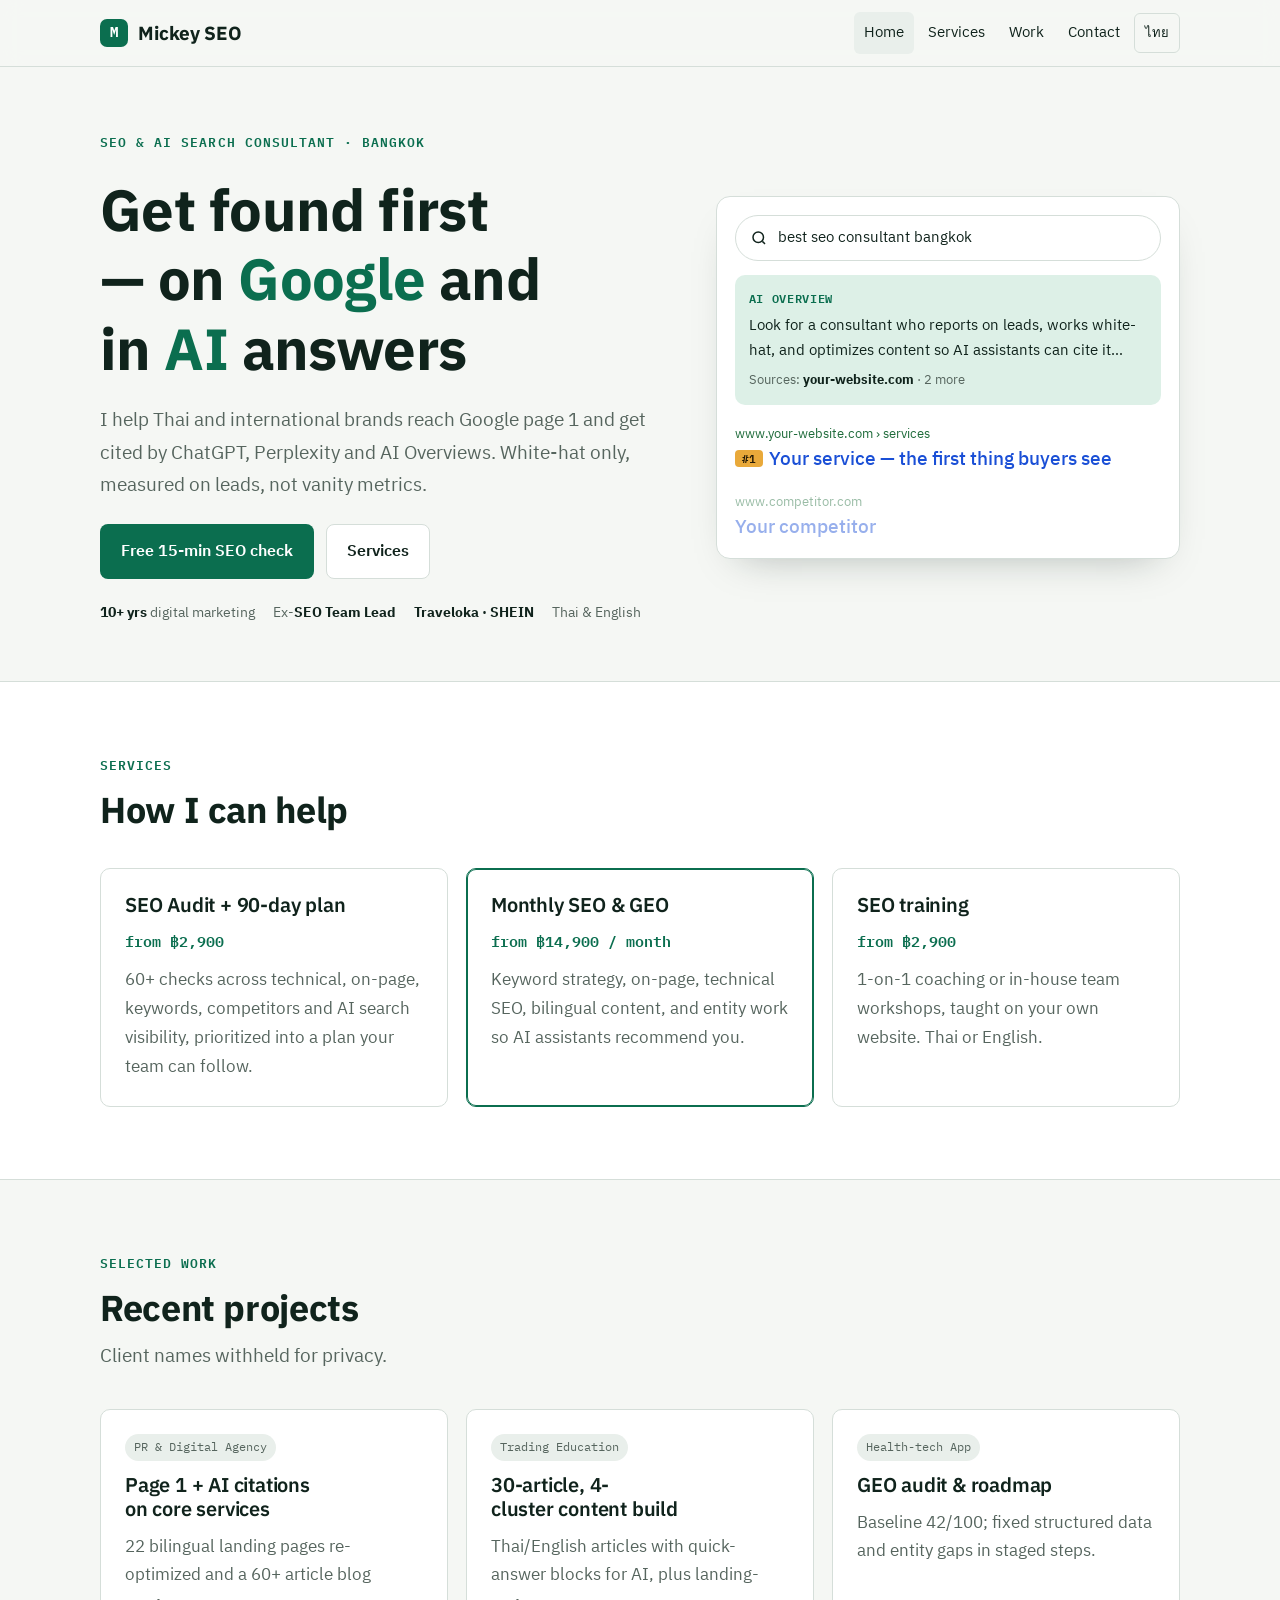
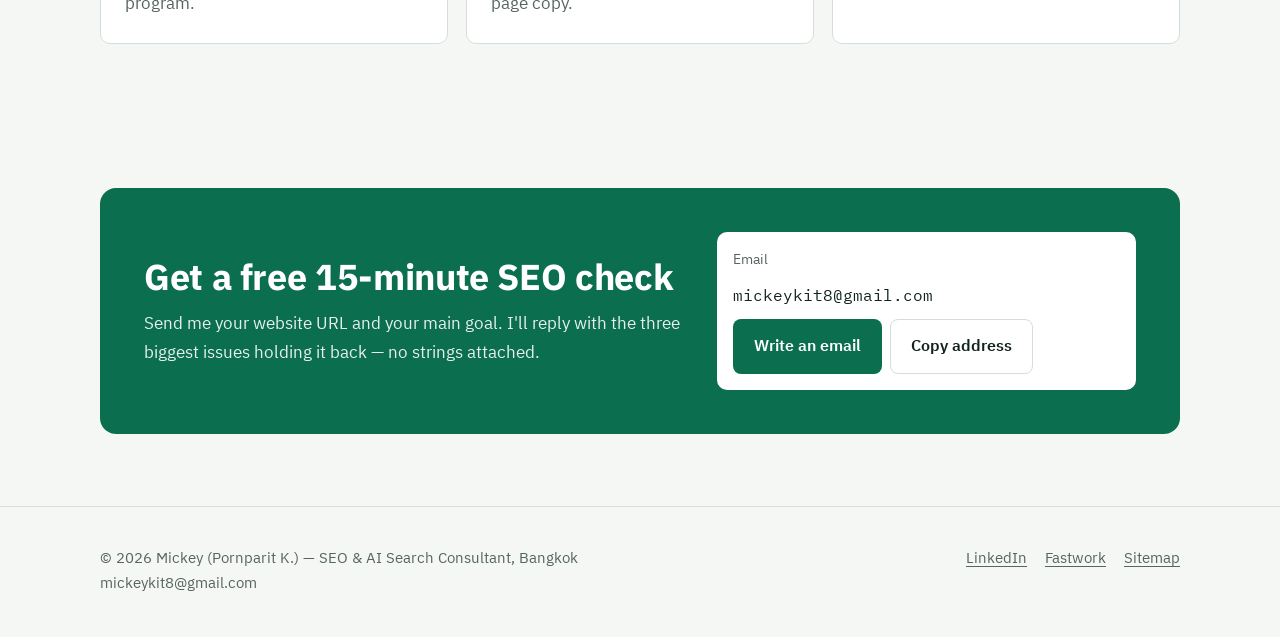
<file: en/index.html>
<!doctype html>
<html lang="en">
<head>
<meta charset="utf-8">
<meta name="viewport" content="width=device-width, initial-scale=1">
<title>SEO & AI Search Consultant Bangkok — Mickey (Pornparit K.)</title>
<meta name="description" content="Bangkok SEO & GEO consultant, 10+ years in digital marketing. Ex-SEO Team Lead, Traveloka, SHEIN. Page 1 rankings and AI citations for Thai and global brands.">
<link rel="canonical" href="https://mickeykit8-spec.github.io/en/">
<link rel="alternate" hreflang="th" href="https://mickeykit8-spec.github.io/">
<link rel="alternate" hreflang="en" href="https://mickeykit8-spec.github.io/en/">
<link rel="alternate" hreflang="x-default" href="https://mickeykit8-spec.github.io/">
<meta property="og:type" content="website">
<meta property="og:title" content="SEO & AI Search Consultant Bangkok — Mickey (Pornparit K.)">
<meta property="og:description" content="Bangkok SEO & GEO consultant, 10+ years in digital marketing. Ex-SEO Team Lead, Traveloka, SHEIN. Page 1 rankings and AI citations for Thai and global brands.">
<meta property="og:url" content="https://mickeykit8-spec.github.io/en/">
<meta property="og:image" content="https://mickeykit8-spec.github.io/assets/og.png">
<meta property="og:image:width" content="1200">
<meta property="og:image:height" content="630">
<meta name="twitter:card" content="summary_large_image">
<meta property="og:locale" content="en_US">
<meta name="theme-color" content="#0B6E4F">
<link rel="icon" href="data:image/svg+xml,%3Csvg xmlns='http://www.w3.org/2000/svg' viewBox='0 0 32 32'%3E%3Crect width='32' height='32' rx='7' fill='%230B6E4F'/%3E%3Ctext x='16' y='22' font-family='monospace' font-size='16' font-weight='700' fill='white' text-anchor='middle'%3EM%3C/text%3E%3C/svg%3E">
<link rel="preconnect" href="https://fonts.googleapis.com">
<link rel="preconnect" href="https://fonts.gstatic.com" crossorigin>
<link rel="stylesheet" href="https://fonts.googleapis.com/css2?family=Anuphan:wght@500;600;700&family=IBM+Plex+Sans+Thai:wght@400;500;600&family=IBM+Plex+Mono:wght@400;600&display=swap">
<link rel="stylesheet" href="../assets/style.css">
<script type="application/ld+json">
{
 "@context": "https://schema.org",
 "@graph": [
  {
   "@type": "Person",
   "@id": "https://mickeykit8-spec.github.io/#person",
   "name": "Pornparit Kittinuttakul",
   "alternateName": "Mickey",
   "jobTitle": "SEO & AI Search Consultant",
   "email": "mailto:mickeykit8@gmail.com",
   "url": "https://mickeykit8-spec.github.io/",
   "alumniOf": {
    "@type": "CollegeOrUniversity",
    "name": "Mahidol University International College"
   },
   "knowsAbout": [
    "Search Engine Optimization",
    "Generative Engine Optimization",
    "Answer Engine Optimization",
    "Technical SEO",
    "Content Strategy",
    "Local SEO",
    "SEO Training"
   ],
   "sameAs": [
    "https://www.linkedin.com/in/pornparitk/",
    "https://fastwork.com/user/mickeyseo"
   ]
  }
 ]
}
</script>
</head>
<body>
<header class="site-head">
 <div class="wrap">
  <a class="brand" href="../en/"><span class="dot">M</span>Mickey SEO</a>
  <button class="menu-btn" aria-expanded="false" aria-controls="nav">Menu</button>
  <nav class="nav" id="nav"><a href="../en/" aria-current="page">Home</a><a href="../en/#services">Services</a><a href="../en/#work">Work</a><a href="../en/#contact">Contact</a><a class="lang" href="../" hreflang="th">ไทย</a></nav>
 </div>
</header>
<main>

<section class="hero"><div class="wrap">
 <div class="hero-copy">
  <span class="eyebrow">SEO &amp; AI Search Consultant · Bangkok</span>
  <h1>Get found first — on <em>Google</em> and in <em>AI</em> answers</h1>
  <p class="lede">I help Thai and international brands reach Google page 1 and get cited by ChatGPT, Perplexity and AI Overviews. White-hat only, measured on leads, not vanity metrics.</p>
  <div class="actions"><a class="btn btn-primary" href="#contact">Free 15-min SEO check</a><a class="btn btn-ghost" href="#services">Services</a></div>
  <div class="proof"><span><b>10+ yrs</b> digital marketing</span><span>Ex-<b>SEO Team Lead</b></span><span><b>Traveloka · SHEIN</b></span><span>Thai &amp; English</span></div>
 </div>
 <div class="serp" aria-label="Example search result">
  <div class="serp-bar"><svg width="18" height="18" viewBox="0 0 24 24" fill="none" stroke="currentColor" stroke-width="2" aria-hidden="true"><circle cx="11" cy="11" r="7"/><path d="m20 20-3.5-3.5"/></svg>best seo consultant bangkok</div>
  <div class="serp-ai"><span class="tag">AI Overview</span><span>Look for a consultant who reports on leads, works white-hat, and optimizes content so AI assistants can cite it…</span><cite>Sources: <b>your-website.com</b> · 2 more</cite></div>
  <div class="result"><span class="url">www.your-website.com › services</span><span class="title"><span class="rank">#1</span>Your service — the first thing buyers see</span></div>
  <div class="result dim"><span class="url">www.competitor.com</span><span class="title">Your competitor</span></div>
 </div>
</div></section>
<section class="band" id="services"><div class="wrap">
 <div class="section-head"><span class="eyebrow">Services</span><h2>How I can help</h2></div>
 <div class="grid g3">
  <article class="card"><h3>SEO Audit + 90-day plan</h3><span class="price">from ฿2,900</span><p class="muted">60+ checks across technical, on-page, keywords, competitors and AI search visibility, prioritized into a plan your team can follow.</p></article>
  <article class="card feature"><h3>Monthly SEO &amp; GEO</h3><span class="price">from ฿14,900 / month</span><p class="muted">Keyword strategy, on-page, technical SEO, bilingual content, and entity work so AI assistants recommend you.</p></article>
  <article class="card"><h3>SEO training</h3><span class="price">from ฿2,900</span><p class="muted">1-on-1 coaching or in-house team workshops, taught on your own website. Thai or English.</p></article>
 </div>
</div></section>
<section id="work"><div class="wrap">
 <div class="section-head"><span class="eyebrow">Selected work</span><h2>Recent projects</h2><p class="lede">Client names withheld for privacy.</p></div>
 <div class="grid g3">
  <article class="card"><span class="chip">PR &amp; Digital Agency</span><h2 class="h3">Page 1 + AI citations on core services</h2><p class="muted">22 bilingual landing pages re-optimized and a 60+ article blog program.</p></article>
  <article class="card"><span class="chip">Trading Education</span><h2 class="h3">30-article, 4-cluster content build</h2><p class="muted">Thai/English articles with quick-answer blocks for AI, plus landing-page copy.</p></article>
  <article class="card"><span class="chip">Health-tech App</span><h2 class="h3">GEO audit &amp; roadmap</h2><p class="muted">Baseline 42/100; fixed structured data and entity gaps in staged steps.</p></article>
 </div>
</div></section>
<section id="contact"><div class="wrap"><div class="cta">
 <div style="display:flex;flex-direction:column;gap:12px">
  <h2>Get a free 15-minute SEO check</h2>
  <p>Send me your website URL and your main goal. I'll reply with the three biggest issues holding it back — no strings attached.</p>
 </div>
 <div class="mailbox"><span class="muted" style="font-size:14px">Email</span><code>mickeykit8@gmail.com</code>
  <div class="row"><a class="btn btn-primary" href="mailto:mickeykit8@gmail.com?subject=Free%20SEO%20check">Write an email</a><button class="btn btn-ghost" data-copy="mickeykit8@gmail.com">Copy address</button></div>
 </div>
</div></div></section>

</main>
<footer class="site-foot">
 <div class="wrap">
  <div>© <span id="y">2026</span> Mickey (Pornparit K.) — SEO & AI Search Consultant, Bangkok<br>mickeykit8@gmail.com</div>
  <nav>
   <a href="https://www.linkedin.com/in/pornparitk/" rel="me">LinkedIn</a>
   <a href="https://fastwork.com/user/mickeyseo" rel="me">Fastwork</a>
   <a href="../sitemap.xml">Sitemap</a>
  </nav>
 </div>
</footer>
<script src="../assets/site.js" defer></script>
</body>
</html>
</file>
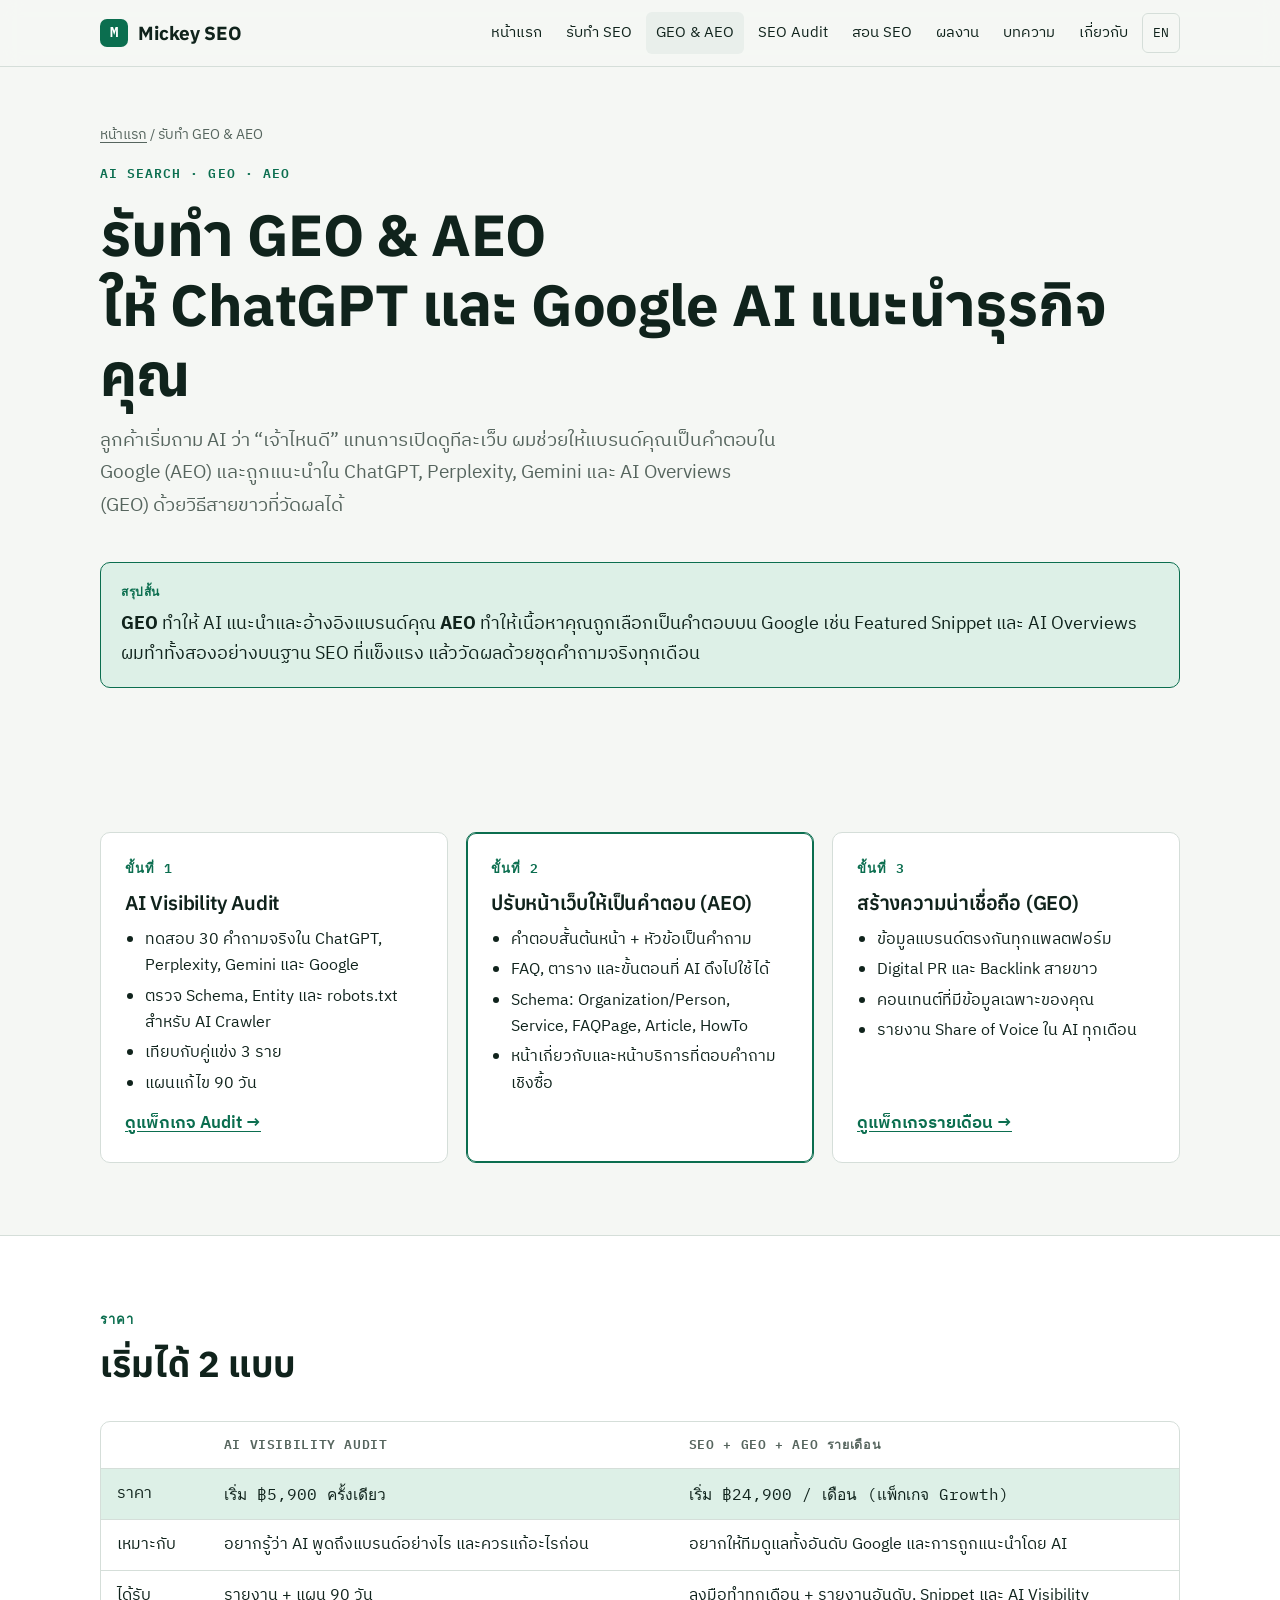
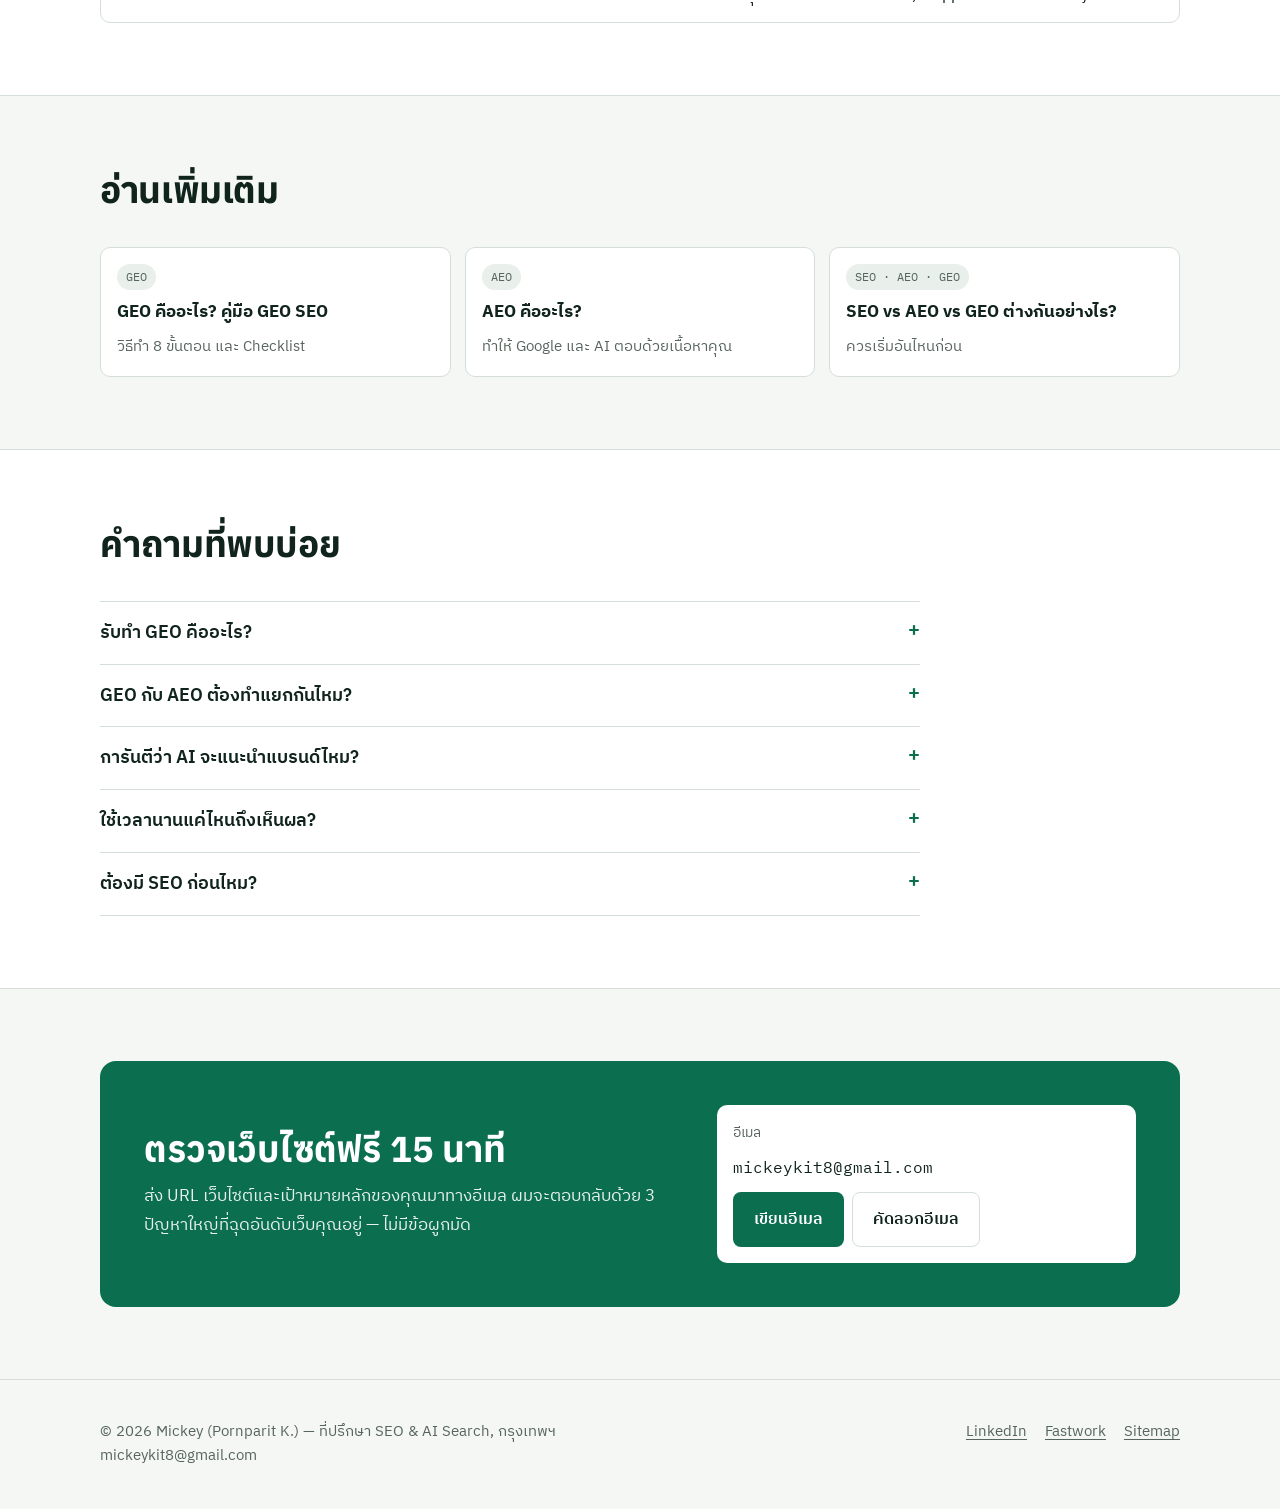
<file: geo-aeo/index.html>
<!doctype html>
<html lang="th">
<head>
<meta charset="utf-8">
<meta name="viewport" content="width=device-width, initial-scale=1">
<title>รับทำ GEO & AEO ให้ ChatGPT และ Google AI แนะนำธุรกิจ</title>
<meta name="description" content="รับทำ GEO และ AEO ให้แบรนด์ถูกแนะนำใน ChatGPT, Perplexity, Gemini และเป็นคำตอบใน Google AI Overviews โดยที่ปรึกษา SEO 10+ ปี เริ่ม ฿5,900">
<link rel="canonical" href="https://mickeykit8-spec.github.io/geo-aeo/">
<meta property="og:type" content="website">
<meta property="og:title" content="รับทำ GEO & AEO ให้ ChatGPT และ Google AI แนะนำธุรกิจ">
<meta property="og:description" content="รับทำ GEO และ AEO ให้แบรนด์ถูกแนะนำใน ChatGPT, Perplexity, Gemini และเป็นคำตอบใน Google AI Overviews โดยที่ปรึกษา SEO 10+ ปี เริ่ม ฿5,900">
<meta property="og:url" content="https://mickeykit8-spec.github.io/geo-aeo/">
<meta property="og:image" content="https://mickeykit8-spec.github.io/assets/og.png">
<meta property="og:image:width" content="1200">
<meta property="og:image:height" content="630">
<meta name="twitter:card" content="summary_large_image">
<meta property="og:locale" content="th_TH">
<meta name="theme-color" content="#0B6E4F">
<link rel="icon" href="data:image/svg+xml,%3Csvg xmlns='http://www.w3.org/2000/svg' viewBox='0 0 32 32'%3E%3Crect width='32' height='32' rx='7' fill='%230B6E4F'/%3E%3Ctext x='16' y='22' font-family='monospace' font-size='16' font-weight='700' fill='white' text-anchor='middle'%3EM%3C/text%3E%3C/svg%3E">
<link rel="preconnect" href="https://fonts.googleapis.com">
<link rel="preconnect" href="https://fonts.gstatic.com" crossorigin>
<link rel="stylesheet" href="https://fonts.googleapis.com/css2?family=Anuphan:wght@500;600;700&family=IBM+Plex+Sans+Thai:wght@400;500;600&family=IBM+Plex+Mono:wght@400;600&display=swap">
<link rel="stylesheet" href="../assets/style.css">
<script type="application/ld+json">
{
 "@context": "https://schema.org",
 "@graph": [
  {
   "@type": "Person",
   "@id": "https://mickeykit8-spec.github.io/#person",
   "name": "Pornparit Kittinuttakul",
   "alternateName": "Mickey",
   "jobTitle": "SEO & AI Search Consultant",
   "email": "mailto:mickeykit8@gmail.com",
   "url": "https://mickeykit8-spec.github.io/",
   "alumniOf": {
    "@type": "CollegeOrUniversity",
    "name": "Mahidol University International College"
   },
   "knowsAbout": [
    "Search Engine Optimization",
    "Generative Engine Optimization",
    "Answer Engine Optimization",
    "Technical SEO",
    "Content Strategy",
    "Local SEO",
    "SEO Training"
   ],
   "sameAs": [
    "https://www.linkedin.com/in/pornparitk/",
    "https://fastwork.com/user/mickeyseo"
   ]
  },
  {
   "@type": "Service",
   "name": "รับทำ GEO & AEO",
   "description": "Generative Engine Optimization และ Answer Engine Optimization สำหรับธุรกิจไทย",
   "url": "https://mickeykit8-spec.github.io/geo-aeo/",
   "provider": {
    "@id": "https://mickeykit8-spec.github.io/#person"
   },
   "areaServed": "TH",
   "offers": [
    {
     "@type": "Offer",
     "name": "AI Visibility Audit",
     "price": "5900",
     "priceCurrency": "THB"
    },
    {
     "@type": "Offer",
     "name": "SEO + GEO + AEO รายเดือน",
     "price": "24900",
     "priceCurrency": "THB"
    }
   ]
  },
  {
   "@type": "FAQPage",
   "mainEntity": [
    {
     "@type": "Question",
     "name": "รับทำ GEO คืออะไร?",
     "acceptedAnswer": {
      "@type": "Answer",
      "text": "คือบริการปรับเว็บไซต์ เนื้อหา และข้อมูลแบรนด์ให้ ChatGPT, Perplexity, Gemini และ Google AI Overviews เข้าใจ เชื่อถือ และแนะนำธุรกิจของคุณเมื่อลูกค้าถามคำถามที่เกี่ยวข้อง"
     }
    },
    {
     "@type": "Question",
     "name": "GEO กับ AEO ต้องทำแยกกันไหม?",
     "acceptedAnswer": {
      "@type": "Answer",
      "text": "ไม่ต้อง ผมรวม AEO (ทำให้เนื้อหาเป็นคำตอบ) และ GEO (ทำให้ AI แนะนำแบรนด์) ไว้ในแผนเดียว เพราะใช้ข้อมูลและหน้าเว็บชุดเดียวกัน"
     }
    },
    {
     "@type": "Question",
     "name": "การันตีว่า AI จะแนะนำแบรนด์ไหม?",
     "acceptedAnswer": {
      "@type": "Answer",
      "text": "ไม่มีใครการันตีคำตอบของ AI ได้ แต่ผมวัดผลด้วยชุดคำถามจริง 20–50 ข้อทุกเดือน และรายงานว่าแบรนด์ถูกพูดถึงและถูกอ้างอิงเพิ่มขึ้นเท่าไหร่"
     }
    },
    {
     "@type": "Question",
     "name": "ใช้เวลานานแค่ไหนถึงเห็นผล?",
     "acceptedAnswer": {
      "@type": "Answer",
      "text": "การถูกอ้างอิงใน AI Overviews สำหรับคำถามเชิงความรู้อาจเห็นภายในไม่กี่สัปดาห์หลังปรับหน้า ส่วนการถูกแนะนำในคำถามเชิงซื้อ เช่น “เจ้าไหนดี” มักใช้ 2–6 เดือน"
     }
    },
    {
     "@type": "Question",
     "name": "ต้องมี SEO ก่อนไหม?",
     "acceptedAnswer": {
      "@type": "Answer",
      "text": "ควรมี เพราะ AI ค้นข้อมูลจากหน้าเว็บที่ถูก Index และน่าเชื่อถือ ถ้าเว็บยังมีปัญหาพื้นฐาน ผมจะแก้ SEO ไปพร้อมกันในแผนเดียว"
     }
    }
   ]
  }
 ]
}
</script>
</head>
<body>
<header class="site-head">
 <div class="wrap">
  <a class="brand" href="../"><span class="dot">M</span>Mickey SEO</a>
  <button class="menu-btn" aria-expanded="false" aria-controls="nav">เมนู</button>
  <nav class="nav" id="nav"><a href="../">หน้าแรก</a><a href="../seo-services/">รับทำ SEO</a><a href="../geo-aeo/" aria-current="page">GEO & AEO</a><a href="../seo-audit/">SEO Audit</a><a href="../seo-course/">สอน SEO</a><a href="../case-studies/">ผลงาน</a><a href="../blog/">บทความ</a><a href="../about/">เกี่ยวกับ</a><a class="lang" href="../en/" hreflang="en">EN</a></nav>
 </div>
</header>
<main>
<div class="wrap page-head"><div class="crumbs"><a href="../">หน้าแรก</a> / รับทำ GEO &amp; AEO</div>
<span class="eyebrow">AI Search · GEO · AEO</span><h1>รับทำ GEO &amp; AEO<br>ให้ ChatGPT และ Google AI แนะนำธุรกิจคุณ</h1>
<p class="lede">ลูกค้าเริ่มถาม AI ว่า “เจ้าไหนดี” แทนการเปิดดูทีละเว็บ ผมช่วยให้แบรนด์คุณเป็นคำตอบใน Google (AEO) และถูกแนะนำใน ChatGPT, Perplexity, Gemini และ AI Overviews (GEO) ด้วยวิธีสายขาวที่วัดผลได้</p></div>

<section style="padding-top:8px"><div class="wrap">
 <div class="answer"><span class="tag">สรุปสั้น</span><p><b>GEO</b> ทำให้ AI แนะนำและอ้างอิงแบรนด์คุณ <b>AEO</b> ทำให้เนื้อหาคุณถูกเลือกเป็นคำตอบบน Google เช่น Featured Snippet และ AI Overviews ผมทำทั้งสองอย่างบนฐาน SEO ที่แข็งแรง แล้ววัดผลด้วยชุดคำถามจริงทุกเดือน</p></div>
</div></section>

<section><div class="wrap">
 <div class="grid g3">
  <article class="card"><span class="eyebrow">ขั้นที่ 1</span><h2 class="h3">AI Visibility Audit</h2>
   <ul><li>ทดสอบ 30 คำถามจริงใน ChatGPT, Perplexity, Gemini และ Google</li><li>ตรวจ Schema, Entity และ robots.txt สำหรับ AI Crawler</li><li>เทียบกับคู่แข่ง 3 ราย</li><li>แผนแก้ไข 90 วัน</li></ul>
   <a class="more" href="../seo-audit/">ดูแพ็กเกจ Audit →</a></article>
  <article class="card feature"><span class="eyebrow">ขั้นที่ 2</span><h2 class="h3">ปรับหน้าเว็บให้เป็นคำตอบ (AEO)</h2>
   <ul><li>คำตอบสั้นต้นหน้า + หัวข้อเป็นคำถาม</li><li>FAQ, ตาราง และขั้นตอนที่ AI ดึงไปใช้ได้</li><li>Schema: Organization/Person, Service, FAQPage, Article, HowTo</li><li>หน้าเกี่ยวกับและหน้าบริการที่ตอบคำถามเชิงซื้อ</li></ul></article>
  <article class="card"><span class="eyebrow">ขั้นที่ 3</span><h2 class="h3">สร้างความน่าเชื่อถือ (GEO)</h2>
   <ul><li>ข้อมูลแบรนด์ตรงกันทุกแพลตฟอร์ม</li><li>Digital PR และ Backlink สายขาว</li><li>คอนเทนต์ที่มีข้อมูลเฉพาะของคุณ</li><li>รายงาน Share of Voice ใน AI ทุกเดือน</li></ul>
   <a class="more" href="../seo-services/">ดูแพ็กเกจรายเดือน →</a></article>
 </div>
</div></section>

<section class="band"><div class="wrap">
 <div class="section-head"><span class="eyebrow">ราคา</span><h2>เริ่มได้ 2 แบบ</h2></div>
 <div class="tw"><table><thead><tr><th></th><th>AI Visibility Audit</th><th>SEO + GEO + AEO รายเดือน</th></tr></thead><tbody>
  <tr class="hl"><td>ราคา</td><td class="n">เริ่ม ฿5,900 ครั้งเดียว</td><td class="n">เริ่ม ฿24,900 / เดือน (แพ็กเกจ Growth)</td></tr>
  <tr><td>เหมาะกับ</td><td>อยากรู้ว่า AI พูดถึงแบรนด์อย่างไร และควรแก้อะไรก่อน</td><td>อยากให้ทีมดูแลทั้งอันดับ Google และการถูกแนะนำโดย AI</td></tr>
  <tr><td>ได้รับ</td><td>รายงาน + แผน 90 วัน</td><td>ลงมือทำทุกเดือน + รายงานอันดับ, Snippet และ AI Visibility</td></tr>
 </tbody></table></div>
</div></section>

<section><div class="wrap"><div class="section-head"><h2>อ่านเพิ่มเติม</h2></div>
 <div class="rel-grid">
  <a class="rel" href="../blog/geo-kue-arai/"><span class="chip">GEO</span><b>GEO คืออะไร? คู่มือ GEO SEO</b><span class="muted">วิธีทำ 8 ขั้นตอน และ Checklist</span></a>
  <a class="rel" href="../blog/aeo-kue-arai/"><span class="chip">AEO</span><b>AEO คืออะไร?</b><span class="muted">ทำให้ Google และ AI ตอบด้วยเนื้อหาคุณ</span></a>
  <a class="rel" href="../blog/seo-aeo-geo-tang-kan/"><span class="chip">SEO · AEO · GEO</span><b>SEO vs AEO vs GEO ต่างกันอย่างไร?</b><span class="muted">ควรเริ่มอันไหนก่อน</span></a>
 </div>
</div></section>

<section class="band"><div class="wrap"><div class="section-head"><h2>คำถามที่พบบ่อย</h2></div><div style="max-width:820px"><details class="faq"><summary>รับทำ GEO คืออะไร?</summary><p>คือบริการปรับเว็บไซต์ เนื้อหา และข้อมูลแบรนด์ให้ ChatGPT, Perplexity, Gemini และ Google AI Overviews เข้าใจ เชื่อถือ และแนะนำธุรกิจของคุณเมื่อลูกค้าถามคำถามที่เกี่ยวข้อง</p></details>
<details class="faq"><summary>GEO กับ AEO ต้องทำแยกกันไหม?</summary><p>ไม่ต้อง ผมรวม AEO (ทำให้เนื้อหาเป็นคำตอบ) และ GEO (ทำให้ AI แนะนำแบรนด์) ไว้ในแผนเดียว เพราะใช้ข้อมูลและหน้าเว็บชุดเดียวกัน</p></details>
<details class="faq"><summary>การันตีว่า AI จะแนะนำแบรนด์ไหม?</summary><p>ไม่มีใครการันตีคำตอบของ AI ได้ แต่ผมวัดผลด้วยชุดคำถามจริง 20–50 ข้อทุกเดือน และรายงานว่าแบรนด์ถูกพูดถึงและถูกอ้างอิงเพิ่มขึ้นเท่าไหร่</p></details>
<details class="faq"><summary>ใช้เวลานานแค่ไหนถึงเห็นผล?</summary><p>การถูกอ้างอิงใน AI Overviews สำหรับคำถามเชิงความรู้อาจเห็นภายในไม่กี่สัปดาห์หลังปรับหน้า ส่วนการถูกแนะนำในคำถามเชิงซื้อ เช่น “เจ้าไหนดี” มักใช้ 2–6 เดือน</p></details>
<details class="faq"><summary>ต้องมี SEO ก่อนไหม?</summary><p>ควรมี เพราะ AI ค้นข้อมูลจากหน้าเว็บที่ถูก Index และน่าเชื่อถือ ถ้าเว็บยังมีปัญหาพื้นฐาน ผมจะแก้ SEO ไปพร้อมกันในแผนเดียว</p></details></div></div></section>
<section id="contact"><div class="wrap"><div class="cta">
 <div style="display:flex;flex-direction:column;gap:12px">
  <h2>ตรวจเว็บไซต์ฟรี 15 นาที</h2>
  <p>ส่ง URL เว็บไซต์และเป้าหมายหลักของคุณมาทางอีเมล ผมจะตอบกลับด้วย 3 ปัญหาใหญ่ที่ฉุดอันดับเว็บคุณอยู่ — ไม่มีข้อผูกมัด</p>
 </div>
 <div class="mailbox"><span class="muted" style="font-size:14px">อีเมล</span><code>mickeykit8@gmail.com</code>
  <div class="row"><a class="btn btn-primary" href="mailto:mickeykit8@gmail.com?subject=%E0%B8%82%E0%B8%AD%E0%B8%95%E0%B8%A3%E0%B8%A7%E0%B8%88%E0%B9%80%E0%B8%A7%E0%B9%87%E0%B8%9A%E0%B8%9F%E0%B8%A3%E0%B8%B5">เขียนอีเมล</a><button class="btn btn-ghost" data-copy="mickeykit8@gmail.com">คัดลอกอีเมล</button></div>
 </div>
</div></div></section>

</main>
<footer class="site-foot">
 <div class="wrap">
  <div>© <span id="y">2026</span> Mickey (Pornparit K.) — ที่ปรึกษา SEO & AI Search, กรุงเทพฯ<br>mickeykit8@gmail.com</div>
  <nav>
   <a href="https://www.linkedin.com/in/pornparitk/" rel="me">LinkedIn</a>
   <a href="https://fastwork.com/user/mickeyseo" rel="me">Fastwork</a>
   <a href="../sitemap.xml">Sitemap</a>
  </nav>
 </div>
</footer>
<script src="../assets/site.js" defer></script>
</body>
</html>
</file>
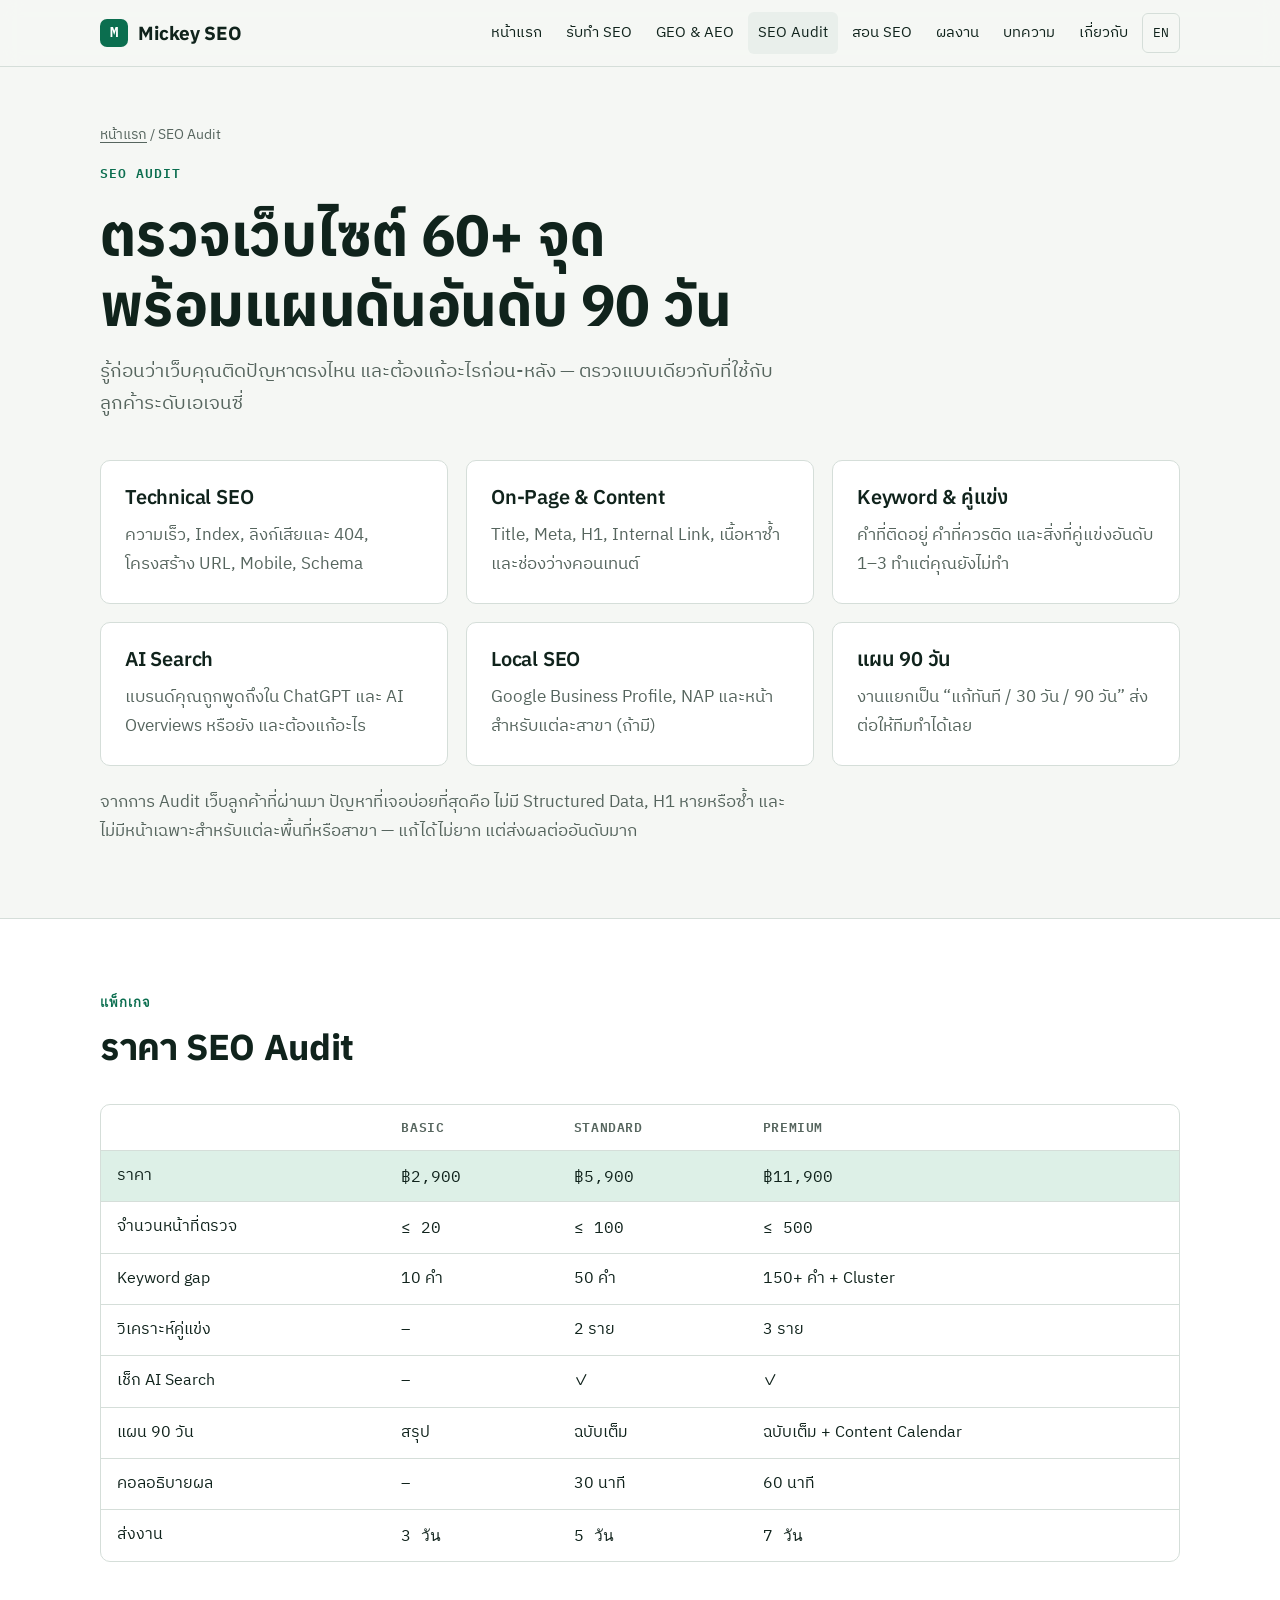
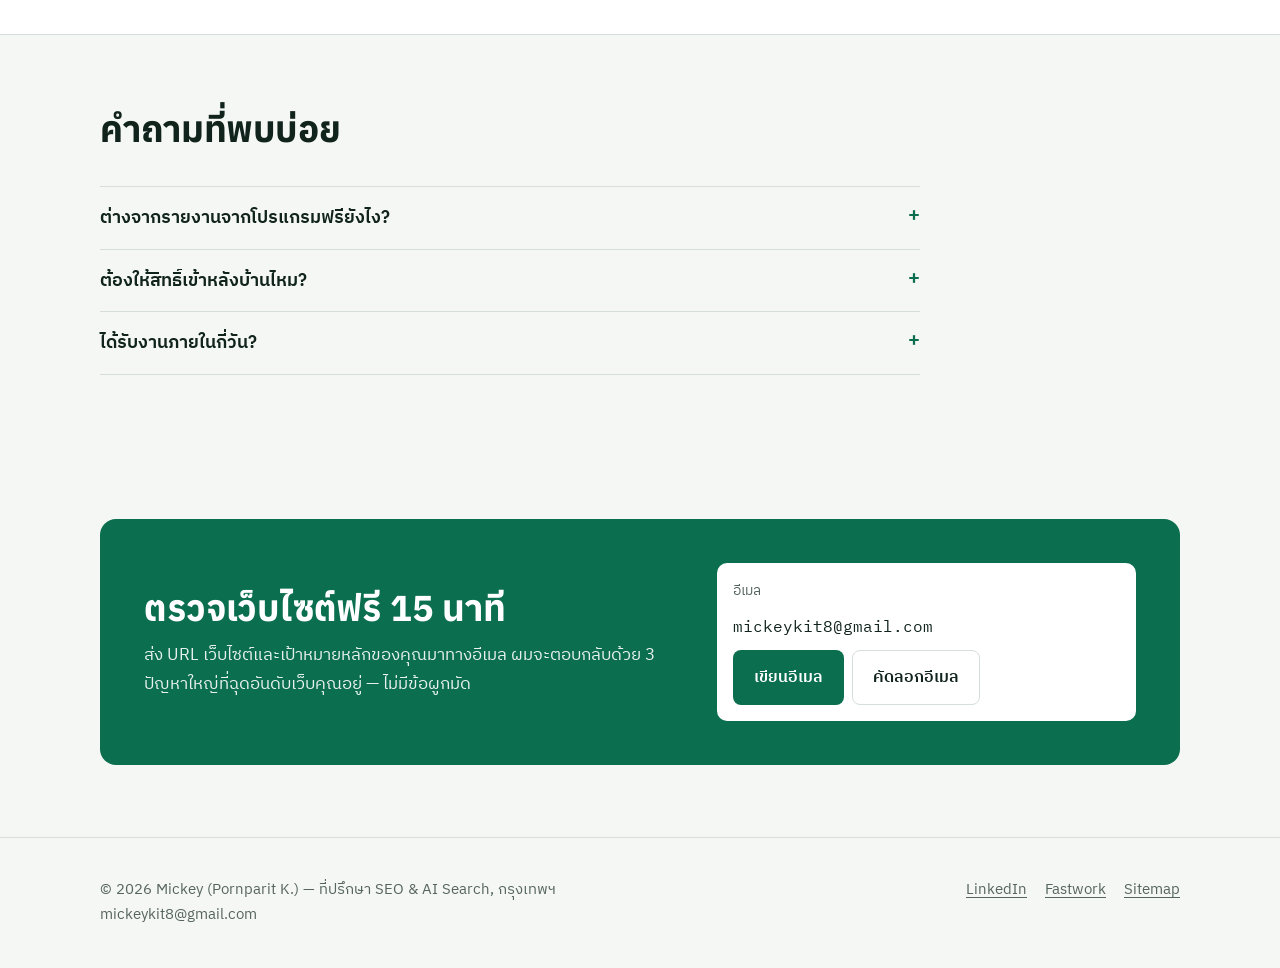
<file: seo-audit/index.html>
<!doctype html>
<html lang="th">
<head>
<meta charset="utf-8">
<meta name="viewport" content="width=device-width, initial-scale=1">
<title>SEO Audit ตรวจเว็บ 60+ จุด + แผน 90 วัน | เริ่ม ฿2,900</title>
<meta name="description" content="ตรวจ SEO เว็บไซต์โดยคน 60+ จุด ครอบคลุม Technical, On-Page, Keyword, คู่แข่ง และ AI Search พร้อมแผนดันอันดับ 90 วันที่ทำตามได้จริง">
<link rel="canonical" href="https://mickeykit8-spec.github.io/seo-audit/">
<meta property="og:type" content="website">
<meta property="og:title" content="SEO Audit ตรวจเว็บ 60+ จุด + แผน 90 วัน | เริ่ม ฿2,900">
<meta property="og:description" content="ตรวจ SEO เว็บไซต์โดยคน 60+ จุด ครอบคลุม Technical, On-Page, Keyword, คู่แข่ง และ AI Search พร้อมแผนดันอันดับ 90 วันที่ทำตามได้จริง">
<meta property="og:url" content="https://mickeykit8-spec.github.io/seo-audit/">
<meta property="og:image" content="https://mickeykit8-spec.github.io/assets/og.png">
<meta property="og:image:width" content="1200">
<meta property="og:image:height" content="630">
<meta name="twitter:card" content="summary_large_image">
<meta property="og:locale" content="th_TH">
<meta name="theme-color" content="#0B6E4F">
<link rel="icon" href="data:image/svg+xml,%3Csvg xmlns='http://www.w3.org/2000/svg' viewBox='0 0 32 32'%3E%3Crect width='32' height='32' rx='7' fill='%230B6E4F'/%3E%3Ctext x='16' y='22' font-family='monospace' font-size='16' font-weight='700' fill='white' text-anchor='middle'%3EM%3C/text%3E%3C/svg%3E">
<link rel="preconnect" href="https://fonts.googleapis.com">
<link rel="preconnect" href="https://fonts.gstatic.com" crossorigin>
<link rel="stylesheet" href="https://fonts.googleapis.com/css2?family=Anuphan:wght@500;600;700&family=IBM+Plex+Sans+Thai:wght@400;500;600&family=IBM+Plex+Mono:wght@400;600&display=swap">
<link rel="stylesheet" href="../assets/style.css">
<script type="application/ld+json">
{
 "@context": "https://schema.org",
 "@graph": [
  {
   "@type": "Person",
   "@id": "https://mickeykit8-spec.github.io/#person",
   "name": "Pornparit Kittinuttakul",
   "alternateName": "Mickey",
   "jobTitle": "SEO & AI Search Consultant",
   "email": "mailto:mickeykit8@gmail.com",
   "url": "https://mickeykit8-spec.github.io/",
   "alumniOf": {
    "@type": "CollegeOrUniversity",
    "name": "Mahidol University International College"
   },
   "knowsAbout": [
    "Search Engine Optimization",
    "Generative Engine Optimization",
    "Answer Engine Optimization",
    "Technical SEO",
    "Content Strategy",
    "Local SEO",
    "SEO Training"
   ],
   "sameAs": [
    "https://www.linkedin.com/in/pornparitk/",
    "https://fastwork.com/user/mickeyseo"
   ]
  },
  {
   "@type": "Service",
   "name": "SEO Audit",
   "description": "ตรวจเว็บไซต์ 60+ จุด พร้อมแผน 90 วัน",
   "url": "https://mickeykit8-spec.github.io/seo-audit/",
   "provider": {
    "@id": "https://mickeykit8-spec.github.io/#person"
   },
   "areaServed": "TH",
   "offers": [
    {
     "@type": "Offer",
     "name": "Basic",
     "price": "2900",
     "priceCurrency": "THB"
    },
    {
     "@type": "Offer",
     "name": "Standard",
     "price": "5900",
     "priceCurrency": "THB"
    },
    {
     "@type": "Offer",
     "name": "Premium",
     "price": "11900",
     "priceCurrency": "THB"
    }
   ]
  },
  {
   "@type": "FAQPage",
   "mainEntity": [
    {
     "@type": "Question",
     "name": "ต่างจากรายงานจากโปรแกรมฟรียังไง?",
     "acceptedAnswer": {
      "@type": "Answer",
      "text": "โปรแกรมบอกได้แค่ว่ามีอะไรผิด แต่ Audit นี้วิเคราะห์โดยคน จัดลำดับความสำคัญตามผลต่อธุรกิจ และบอกวิธีแก้ที่ทำตามได้จริง"
     }
    },
    {
     "@type": "Question",
     "name": "ต้องให้สิทธิ์เข้าหลังบ้านไหม?",
     "acceptedAnswer": {
      "@type": "Answer",
      "text": "ไม่จำเป็น แต่ถ้าให้สิทธิ์ดู Google Search Console (แบบอ่านอย่างเดียว) รายงานจะแม่นยำขึ้นมาก"
     }
    },
    {
     "@type": "Question",
     "name": "ได้รับงานภายในกี่วัน?",
     "acceptedAnswer": {
      "@type": "Answer",
      "text": "Basic 3 วัน, Standard 5 วัน, Premium 7 วันทำการ หลังได้รับข้อมูลครบ"
     }
    }
   ]
  }
 ]
}
</script>
</head>
<body>
<header class="site-head">
 <div class="wrap">
  <a class="brand" href="../"><span class="dot">M</span>Mickey SEO</a>
  <button class="menu-btn" aria-expanded="false" aria-controls="nav">เมนู</button>
  <nav class="nav" id="nav"><a href="../">หน้าแรก</a><a href="../seo-services/">รับทำ SEO</a><a href="../geo-aeo/">GEO & AEO</a><a href="../seo-audit/" aria-current="page">SEO Audit</a><a href="../seo-course/">สอน SEO</a><a href="../case-studies/">ผลงาน</a><a href="../blog/">บทความ</a><a href="../about/">เกี่ยวกับ</a><a class="lang" href="../en/" hreflang="en">EN</a></nav>
 </div>
</header>
<main>
<div class="wrap page-head"><div class="crumbs"><a href="../">หน้าแรก</a> / SEO Audit</div>
<span class="eyebrow">SEO Audit</span><h1>ตรวจเว็บไซต์ 60+ จุด<br>พร้อมแผนดันอันดับ 90 วัน</h1><p class="lede">รู้ก่อนว่าเว็บคุณติดปัญหาตรงไหน และต้องแก้อะไรก่อน-หลัง — ตรวจแบบเดียวกับที่ใช้กับลูกค้าระดับเอเจนซี่</p></div>
<section style="padding-top:8px"><div class="wrap">
 <div class="grid g3">
  <div class="card"><h2 class="h3">Technical SEO</h2><p class="muted">ความเร็ว, Index, ลิงก์เสียและ 404, โครงสร้าง URL, Mobile, Schema</p></div>
  <div class="card"><h2 class="h3">On-Page &amp; Content</h2><p class="muted">Title, Meta, H1, Internal Link, เนื้อหาซ้ำ และช่องว่างคอนเทนต์</p></div>
  <div class="card"><h2 class="h3">Keyword &amp; คู่แข่ง</h2><p class="muted">คำที่ติดอยู่ คำที่ควรติด และสิ่งที่คู่แข่งอันดับ 1–3 ทำแต่คุณยังไม่ทำ</p></div>
  <div class="card"><h2 class="h3">AI Search</h2><p class="muted">แบรนด์คุณถูกพูดถึงใน ChatGPT และ AI Overviews หรือยัง และต้องแก้อะไร</p></div>
  <div class="card"><h2 class="h3">Local SEO</h2><p class="muted">Google Business Profile, NAP และหน้าสำหรับแต่ละสาขา (ถ้ามี)</p></div>
  <div class="card"><h2 class="h3">แผน 90 วัน</h2><p class="muted">งานแยกเป็น “แก้ทันที / 30 วัน / 90 วัน” ส่งต่อให้ทีมทำได้เลย</p></div>
 </div>
 <p class="muted" style="margin-top:22px;max-width:70ch">จากการ Audit เว็บลูกค้าที่ผ่านมา ปัญหาที่เจอบ่อยที่สุดคือ ไม่มี Structured Data, H1 หายหรือซ้ำ และไม่มีหน้าเฉพาะสำหรับแต่ละพื้นที่หรือสาขา — แก้ได้ไม่ยาก แต่ส่งผลต่ออันดับมาก</p>
</div></section>

<section class="band"><div class="wrap">
 <div class="section-head"><span class="eyebrow">แพ็กเกจ</span><h2>ราคา SEO Audit</h2></div>
 <div class="tw"><table>
  <thead><tr><th></th><th>Basic</th><th>Standard</th><th>Premium</th></tr></thead>
  <tbody>
   <tr class="hl"><td>ราคา</td><td class="n">฿2,900</td><td class="n">฿5,900</td><td class="n">฿11,900</td></tr>
   <tr><td>จำนวนหน้าที่ตรวจ</td><td class="n">≤ 20</td><td class="n">≤ 100</td><td class="n">≤ 500</td></tr>
   <tr><td>Keyword gap</td><td>10 คำ</td><td>50 คำ</td><td>150+ คำ + Cluster</td></tr>
   <tr><td>วิเคราะห์คู่แข่ง</td><td>–</td><td>2 ราย</td><td>3 ราย</td></tr>
   <tr><td>เช็ก AI Search</td><td>–</td><td>✓</td><td>✓</td></tr>
   <tr><td>แผน 90 วัน</td><td>สรุป</td><td>ฉบับเต็ม</td><td>ฉบับเต็ม + Content Calendar</td></tr>
   <tr><td>คอลอธิบายผล</td><td>–</td><td>30 นาที</td><td>60 นาที</td></tr>
   <tr><td>ส่งงาน</td><td class="n">3 วัน</td><td class="n">5 วัน</td><td class="n">7 วัน</td></tr>
  </tbody></table></div>
</div></section>

<section><div class="wrap"><div class="section-head"><h2>คำถามที่พบบ่อย</h2></div><div style="max-width:820px"><details class="faq"><summary>ต่างจากรายงานจากโปรแกรมฟรียังไง?</summary><p>โปรแกรมบอกได้แค่ว่ามีอะไรผิด แต่ Audit นี้วิเคราะห์โดยคน จัดลำดับความสำคัญตามผลต่อธุรกิจ และบอกวิธีแก้ที่ทำตามได้จริง</p></details>
<details class="faq"><summary>ต้องให้สิทธิ์เข้าหลังบ้านไหม?</summary><p>ไม่จำเป็น แต่ถ้าให้สิทธิ์ดู Google Search Console (แบบอ่านอย่างเดียว) รายงานจะแม่นยำขึ้นมาก</p></details>
<details class="faq"><summary>ได้รับงานภายในกี่วัน?</summary><p>Basic 3 วัน, Standard 5 วัน, Premium 7 วันทำการ หลังได้รับข้อมูลครบ</p></details></div></div></section>
<section id="contact"><div class="wrap"><div class="cta">
 <div style="display:flex;flex-direction:column;gap:12px">
  <h2>ตรวจเว็บไซต์ฟรี 15 นาที</h2>
  <p>ส่ง URL เว็บไซต์และเป้าหมายหลักของคุณมาทางอีเมล ผมจะตอบกลับด้วย 3 ปัญหาใหญ่ที่ฉุดอันดับเว็บคุณอยู่ — ไม่มีข้อผูกมัด</p>
 </div>
 <div class="mailbox"><span class="muted" style="font-size:14px">อีเมล</span><code>mickeykit8@gmail.com</code>
  <div class="row"><a class="btn btn-primary" href="mailto:mickeykit8@gmail.com?subject=%E0%B8%82%E0%B8%AD%E0%B8%95%E0%B8%A3%E0%B8%A7%E0%B8%88%E0%B9%80%E0%B8%A7%E0%B9%87%E0%B8%9A%E0%B8%9F%E0%B8%A3%E0%B8%B5">เขียนอีเมล</a><button class="btn btn-ghost" data-copy="mickeykit8@gmail.com">คัดลอกอีเมล</button></div>
 </div>
</div></div></section>

</main>
<footer class="site-foot">
 <div class="wrap">
  <div>© <span id="y">2026</span> Mickey (Pornparit K.) — ที่ปรึกษา SEO & AI Search, กรุงเทพฯ<br>mickeykit8@gmail.com</div>
  <nav>
   <a href="https://www.linkedin.com/in/pornparitk/" rel="me">LinkedIn</a>
   <a href="https://fastwork.com/user/mickeyseo" rel="me">Fastwork</a>
   <a href="../sitemap.xml">Sitemap</a>
  </nav>
 </div>
</footer>
<script src="../assets/site.js" defer></script>
</body>
</html>
</file>
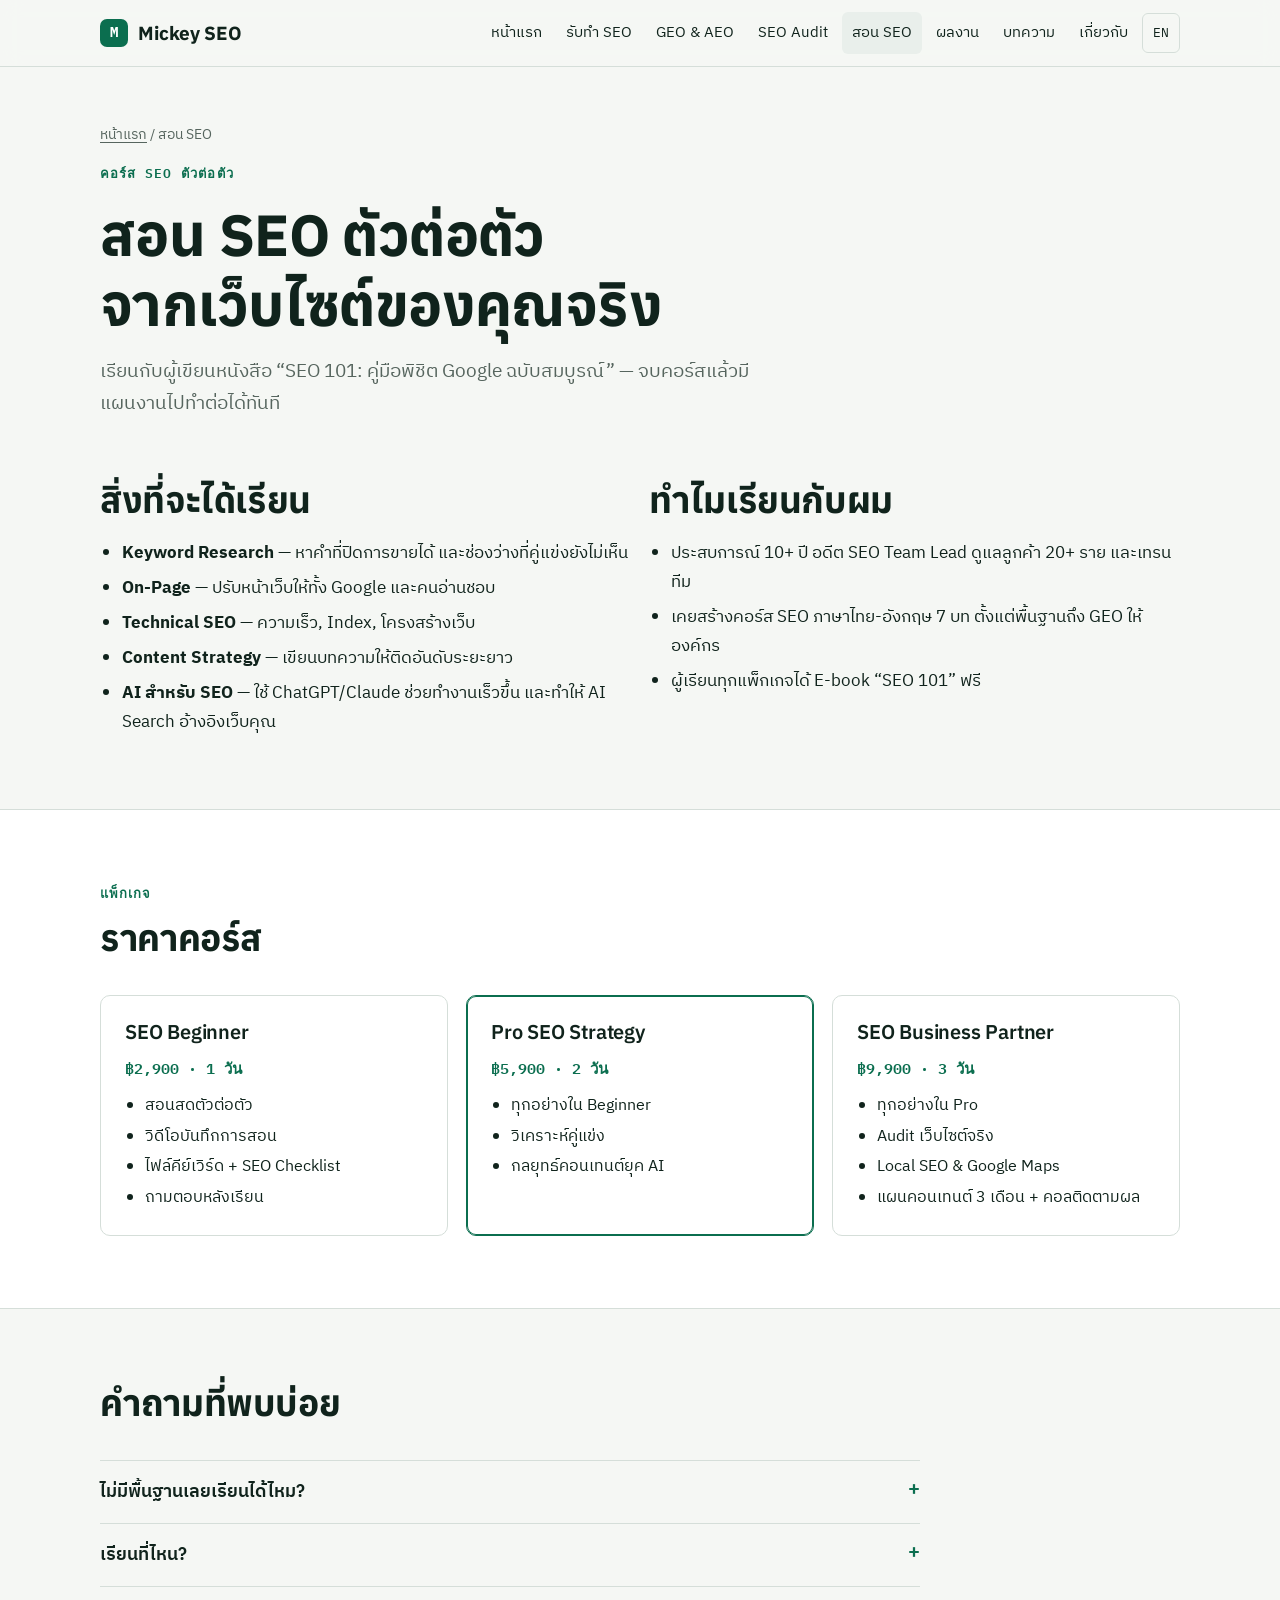
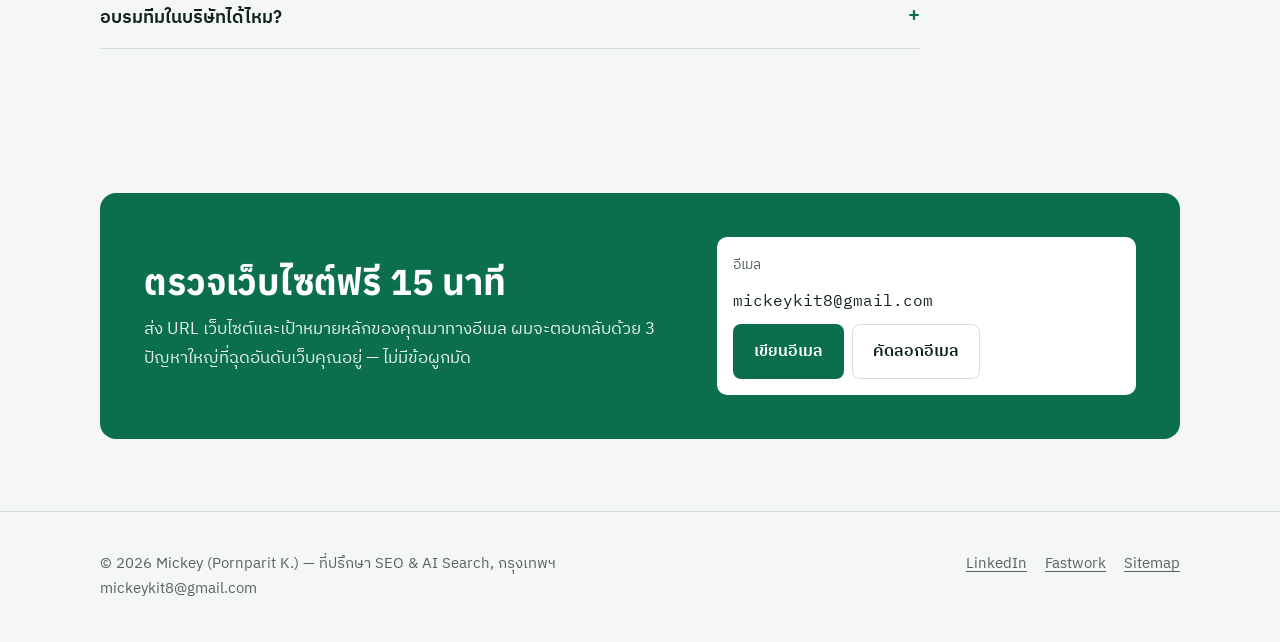
<file: seo-course/index.html>
<!doctype html>
<html lang="th">
<head>
<meta charset="utf-8">
<meta name="viewport" content="width=device-width, initial-scale=1">
<title>สอน SEO ตัวต่อตัว คอร์ส SEO จากเว็บของคุณจริง | Mickey</title>
<meta name="description" content="คอร์สสอน SEO ตัวต่อตัวออนไลน์ เรียนจากเว็บไซต์ของคุณจริง ครบทั้ง Keyword, On-Page, Technical, Content และ AI Search โดยผู้เขียนหนังสือ SEO 101 เริ่ม ฿2,900">
<link rel="canonical" href="https://mickeykit8-spec.github.io/seo-course/">
<meta property="og:type" content="website">
<meta property="og:title" content="สอน SEO ตัวต่อตัว คอร์ส SEO จากเว็บของคุณจริง | Mickey">
<meta property="og:description" content="คอร์สสอน SEO ตัวต่อตัวออนไลน์ เรียนจากเว็บไซต์ของคุณจริง ครบทั้ง Keyword, On-Page, Technical, Content และ AI Search โดยผู้เขียนหนังสือ SEO 101 เริ่ม ฿2,900">
<meta property="og:url" content="https://mickeykit8-spec.github.io/seo-course/">
<meta property="og:image" content="https://mickeykit8-spec.github.io/assets/og.png">
<meta property="og:image:width" content="1200">
<meta property="og:image:height" content="630">
<meta name="twitter:card" content="summary_large_image">
<meta property="og:locale" content="th_TH">
<meta name="theme-color" content="#0B6E4F">
<link rel="icon" href="data:image/svg+xml,%3Csvg xmlns='http://www.w3.org/2000/svg' viewBox='0 0 32 32'%3E%3Crect width='32' height='32' rx='7' fill='%230B6E4F'/%3E%3Ctext x='16' y='22' font-family='monospace' font-size='16' font-weight='700' fill='white' text-anchor='middle'%3EM%3C/text%3E%3C/svg%3E">
<link rel="preconnect" href="https://fonts.googleapis.com">
<link rel="preconnect" href="https://fonts.gstatic.com" crossorigin>
<link rel="stylesheet" href="https://fonts.googleapis.com/css2?family=Anuphan:wght@500;600;700&family=IBM+Plex+Sans+Thai:wght@400;500;600&family=IBM+Plex+Mono:wght@400;600&display=swap">
<link rel="stylesheet" href="../assets/style.css">
<script type="application/ld+json">
{
 "@context": "https://schema.org",
 "@graph": [
  {
   "@type": "Person",
   "@id": "https://mickeykit8-spec.github.io/#person",
   "name": "Pornparit Kittinuttakul",
   "alternateName": "Mickey",
   "jobTitle": "SEO & AI Search Consultant",
   "email": "mailto:mickeykit8@gmail.com",
   "url": "https://mickeykit8-spec.github.io/",
   "alumniOf": {
    "@type": "CollegeOrUniversity",
    "name": "Mahidol University International College"
   },
   "knowsAbout": [
    "Search Engine Optimization",
    "Generative Engine Optimization",
    "Answer Engine Optimization",
    "Technical SEO",
    "Content Strategy",
    "Local SEO",
    "SEO Training"
   ],
   "sameAs": [
    "https://www.linkedin.com/in/pornparitk/",
    "https://fastwork.com/user/mickeyseo"
   ]
  },
  {
   "@type": "Course",
   "name": "สอน SEO ตัวต่อตัว",
   "description": "คอร์ส SEO ออนไลน์แบบตัวต่อตัว เรียนจากเว็บไซต์ของผู้เรียน",
   "inLanguage": "th",
   "provider": {
    "@id": "https://mickeykit8-spec.github.io/#person"
   },
   "offers": {
    "@type": "Offer",
    "price": "2900",
    "priceCurrency": "THB",
    "category": "Paid"
   },
   "hasCourseInstance": {
    "@type": "CourseInstance",
    "courseMode": "online",
    "courseWorkload": "P1D"
   }
  },
  {
   "@type": "Book",
   "name": "SEO 101: คู่มือพิชิต Google ฉบับสมบูรณ์",
   "author": {
    "@id": "https://mickeykit8-spec.github.io/#person"
   },
   "inLanguage": "th"
  },
  {
   "@type": "FAQPage",
   "mainEntity": [
    {
     "@type": "Question",
     "name": "ไม่มีพื้นฐานเลยเรียนได้ไหม?",
     "acceptedAnswer": {
      "@type": "Answer",
      "text": "ได้ เนื้อหาปรับตามระดับของผู้เรียน เริ่มจากพื้นฐานจนลงมือทำกับเว็บตัวเองได้"
     }
    },
    {
     "@type": "Question",
     "name": "เรียนที่ไหน?",
     "acceptedAnswer": {
      "@type": "Answer",
      "text": "เรียนสดออนไลน์ผ่าน Zoom หรือ Google Meet พร้อมไฟล์บันทึกไว้ดูย้อนหลัง สำหรับอบรมทีมในองค์กรคุยรูปแบบได้"
     }
    },
    {
     "@type": "Question",
     "name": "อบรมทีมในบริษัทได้ไหม?",
     "acceptedAnswer": {
      "@type": "Answer",
      "text": "ได้ ออกแบบหลักสูตรตามทีมและเว็บไซต์ของบริษัท ติดต่อทางอีเมลเพื่อรับใบเสนอราคา"
     }
    }
   ]
  }
 ]
}
</script>
</head>
<body>
<header class="site-head">
 <div class="wrap">
  <a class="brand" href="../"><span class="dot">M</span>Mickey SEO</a>
  <button class="menu-btn" aria-expanded="false" aria-controls="nav">เมนู</button>
  <nav class="nav" id="nav"><a href="../">หน้าแรก</a><a href="../seo-services/">รับทำ SEO</a><a href="../geo-aeo/">GEO & AEO</a><a href="../seo-audit/">SEO Audit</a><a href="../seo-course/" aria-current="page">สอน SEO</a><a href="../case-studies/">ผลงาน</a><a href="../blog/">บทความ</a><a href="../about/">เกี่ยวกับ</a><a class="lang" href="../en/" hreflang="en">EN</a></nav>
 </div>
</header>
<main>
<div class="wrap page-head"><div class="crumbs"><a href="../">หน้าแรก</a> / สอน SEO</div>
<span class="eyebrow">คอร์ส SEO ตัวต่อตัว</span><h1>สอน SEO ตัวต่อตัว<br>จากเว็บไซต์ของคุณจริง</h1><p class="lede">เรียนกับผู้เขียนหนังสือ “SEO 101: คู่มือพิชิต Google ฉบับสมบูรณ์” — จบคอร์สแล้วมีแผนงานไปทำต่อได้ทันที</p></div>
<section style="padding-top:8px"><div class="wrap">
 <div class="grid g2">
  <div class="prose"><h2>สิ่งที่จะได้เรียน</h2>
   <ul>
    <li><b>Keyword Research</b> — หาคำที่ปิดการขายได้ และช่องว่างที่คู่แข่งยังไม่เห็น</li>
    <li><b>On-Page</b> — ปรับหน้าเว็บให้ทั้ง Google และคนอ่านชอบ</li>
    <li><b>Technical SEO</b> — ความเร็ว, Index, โครงสร้างเว็บ</li>
    <li><b>Content Strategy</b> — เขียนบทความให้ติดอันดับระยะยาว</li>
    <li><b>AI สำหรับ SEO</b> — ใช้ ChatGPT/Claude ช่วยทำงานเร็วขึ้น และทำให้ AI Search อ้างอิงเว็บคุณ</li>
   </ul></div>
  <div class="prose"><h2>ทำไมเรียนกับผม</h2>
   <ul>
    <li>ประสบการณ์ 10+ ปี อดีต SEO Team Lead ดูแลลูกค้า 20+ ราย และเทรนทีม</li>
    <li>เคยสร้างคอร์ส SEO ภาษาไทย-อังกฤษ 7 บท ตั้งแต่พื้นฐานถึง GEO ให้องค์กร</li>
    <li>ผู้เรียนทุกแพ็กเกจได้ E-book “SEO 101” ฟรี</li>
   </ul></div>
 </div>
</div></section>

<section class="band"><div class="wrap">
 <div class="section-head"><span class="eyebrow">แพ็กเกจ</span><h2>ราคาคอร์ส</h2></div>
 <div class="grid g3">
  <article class="card"><h3>SEO Beginner</h3><span class="price">฿2,900 · 1 วัน</span><ul><li>สอนสดตัวต่อตัว</li><li>วิดีโอบันทึกการสอน</li><li>ไฟล์คีย์เวิร์ด + SEO Checklist</li><li>ถามตอบหลังเรียน</li></ul></article>
  <article class="card feature"><h3>Pro SEO Strategy</h3><span class="price">฿5,900 · 2 วัน</span><ul><li>ทุกอย่างใน Beginner</li><li>วิเคราะห์คู่แข่ง</li><li>กลยุทธ์คอนเทนต์ยุค AI</li></ul></article>
  <article class="card"><h3>SEO Business Partner</h3><span class="price">฿9,900 · 3 วัน</span><ul><li>ทุกอย่างใน Pro</li><li>Audit เว็บไซต์จริง</li><li>Local SEO &amp; Google Maps</li><li>แผนคอนเทนต์ 3 เดือน + คอลติดตามผล</li></ul></article>
 </div>
</div></section>

<section><div class="wrap"><div class="section-head"><h2>คำถามที่พบบ่อย</h2></div><div style="max-width:820px"><details class="faq"><summary>ไม่มีพื้นฐานเลยเรียนได้ไหม?</summary><p>ได้ เนื้อหาปรับตามระดับของผู้เรียน เริ่มจากพื้นฐานจนลงมือทำกับเว็บตัวเองได้</p></details>
<details class="faq"><summary>เรียนที่ไหน?</summary><p>เรียนสดออนไลน์ผ่าน Zoom หรือ Google Meet พร้อมไฟล์บันทึกไว้ดูย้อนหลัง สำหรับอบรมทีมในองค์กรคุยรูปแบบได้</p></details>
<details class="faq"><summary>อบรมทีมในบริษัทได้ไหม?</summary><p>ได้ ออกแบบหลักสูตรตามทีมและเว็บไซต์ของบริษัท ติดต่อทางอีเมลเพื่อรับใบเสนอราคา</p></details></div></div></section>
<section id="contact"><div class="wrap"><div class="cta">
 <div style="display:flex;flex-direction:column;gap:12px">
  <h2>ตรวจเว็บไซต์ฟรี 15 นาที</h2>
  <p>ส่ง URL เว็บไซต์และเป้าหมายหลักของคุณมาทางอีเมล ผมจะตอบกลับด้วย 3 ปัญหาใหญ่ที่ฉุดอันดับเว็บคุณอยู่ — ไม่มีข้อผูกมัด</p>
 </div>
 <div class="mailbox"><span class="muted" style="font-size:14px">อีเมล</span><code>mickeykit8@gmail.com</code>
  <div class="row"><a class="btn btn-primary" href="mailto:mickeykit8@gmail.com?subject=%E0%B8%82%E0%B8%AD%E0%B8%95%E0%B8%A3%E0%B8%A7%E0%B8%88%E0%B9%80%E0%B8%A7%E0%B9%87%E0%B8%9A%E0%B8%9F%E0%B8%A3%E0%B8%B5">เขียนอีเมล</a><button class="btn btn-ghost" data-copy="mickeykit8@gmail.com">คัดลอกอีเมล</button></div>
 </div>
</div></div></section>

</main>
<footer class="site-foot">
 <div class="wrap">
  <div>© <span id="y">2026</span> Mickey (Pornparit K.) — ที่ปรึกษา SEO & AI Search, กรุงเทพฯ<br>mickeykit8@gmail.com</div>
  <nav>
   <a href="https://www.linkedin.com/in/pornparitk/" rel="me">LinkedIn</a>
   <a href="https://fastwork.com/user/mickeyseo" rel="me">Fastwork</a>
   <a href="../sitemap.xml">Sitemap</a>
  </nav>
 </div>
</footer>
<script src="../assets/site.js" defer></script>
</body>
</html>
</file>
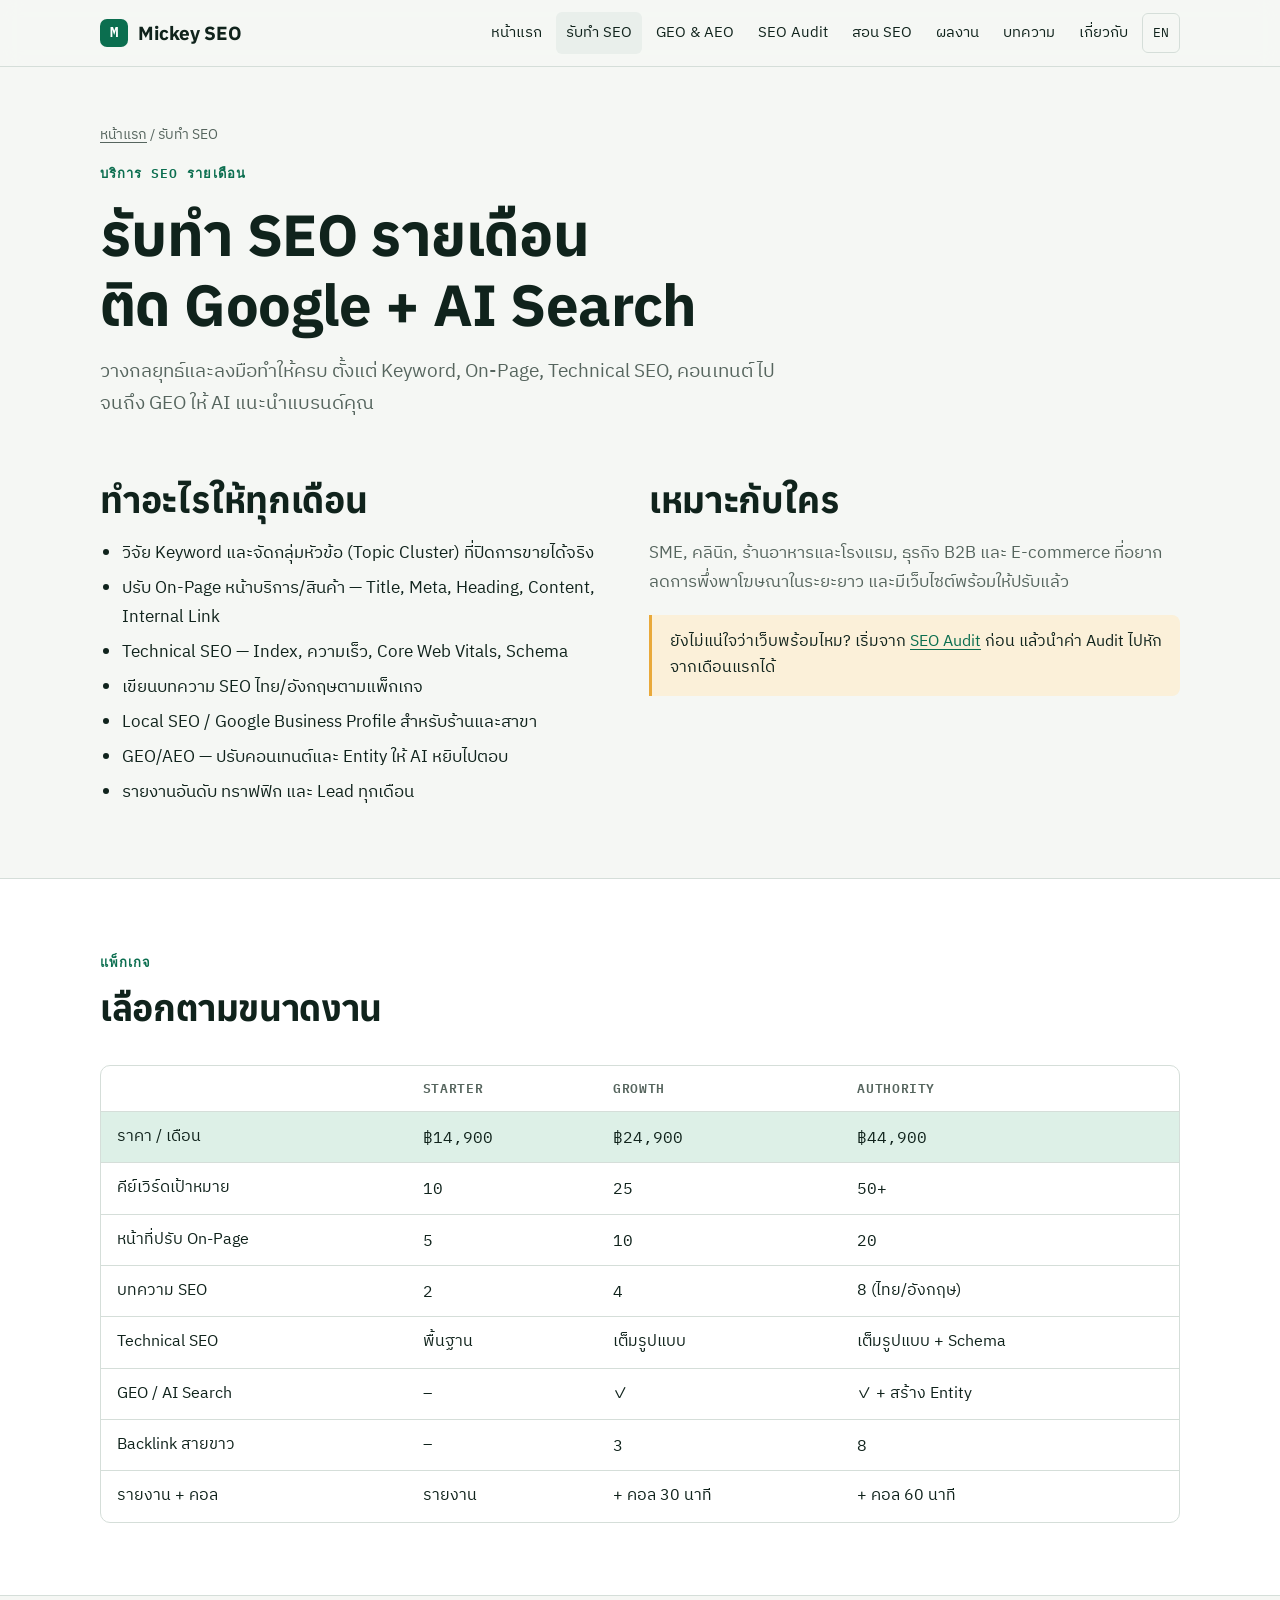
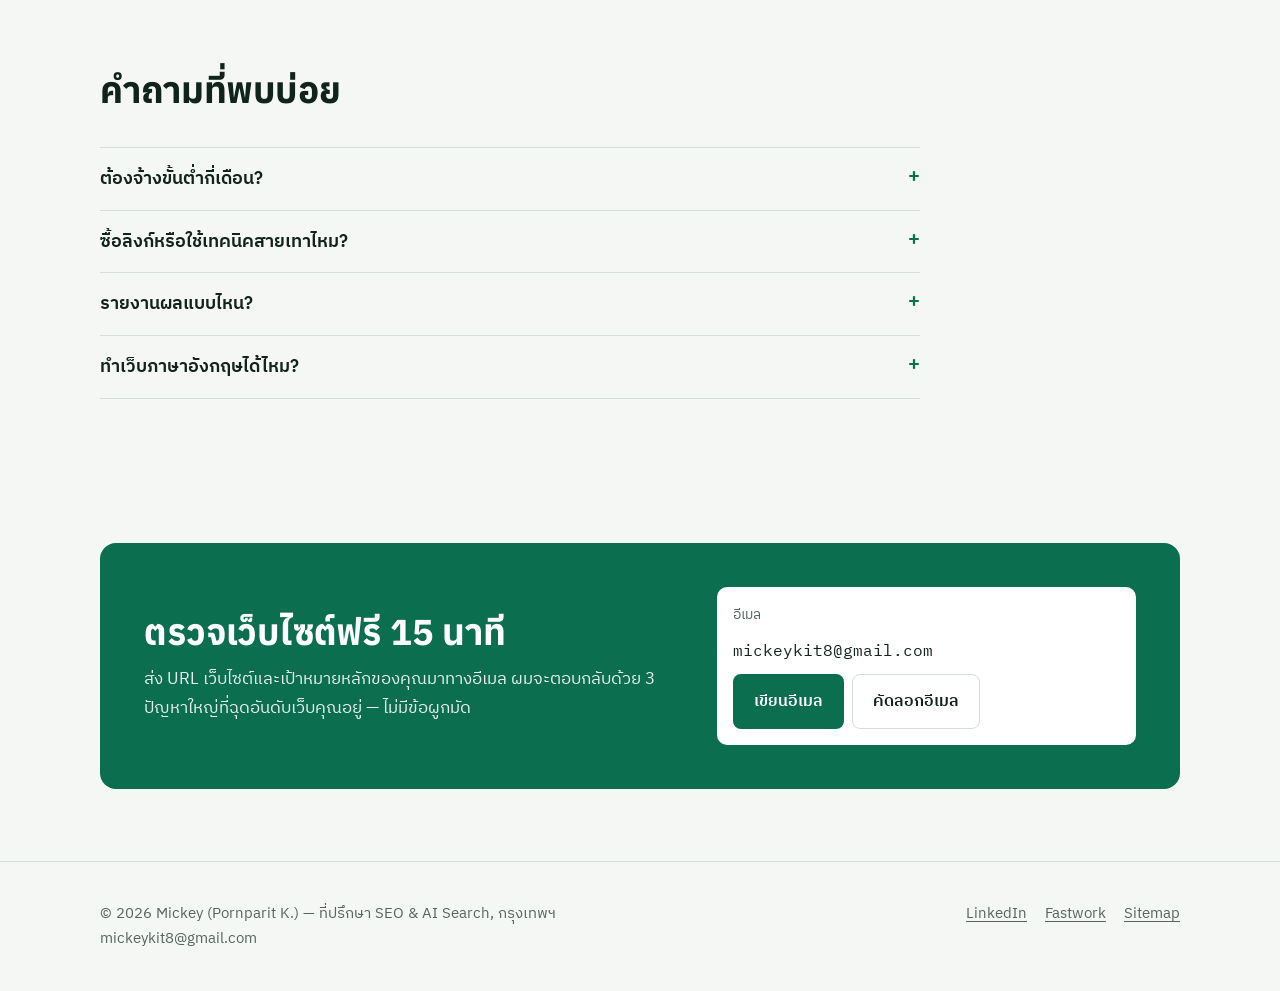
<file: seo-services/index.html>
<!doctype html>
<html lang="th">
<head>
<meta charset="utf-8">
<meta name="viewport" content="width=device-width, initial-scale=1">
<title>รับทำ SEO รายเดือน ติดหน้าแรก Google + AI | เริ่ม ฿14,900</title>
<meta name="description" content="รับทำ SEO รายเดือนแบบครบวงจร Keyword, On-Page, Technical SEO, บทความไทย/อังกฤษ และ GEO ให้ AI แนะนำแบรนด์ สายขาว 100% รายงานผลทุกเดือน">
<link rel="canonical" href="https://mickeykit8-spec.github.io/seo-services/">
<meta property="og:type" content="website">
<meta property="og:title" content="รับทำ SEO รายเดือน ติดหน้าแรก Google + AI | เริ่ม ฿14,900">
<meta property="og:description" content="รับทำ SEO รายเดือนแบบครบวงจร Keyword, On-Page, Technical SEO, บทความไทย/อังกฤษ และ GEO ให้ AI แนะนำแบรนด์ สายขาว 100% รายงานผลทุกเดือน">
<meta property="og:url" content="https://mickeykit8-spec.github.io/seo-services/">
<meta property="og:image" content="https://mickeykit8-spec.github.io/assets/og.png">
<meta property="og:image:width" content="1200">
<meta property="og:image:height" content="630">
<meta name="twitter:card" content="summary_large_image">
<meta property="og:locale" content="th_TH">
<meta name="theme-color" content="#0B6E4F">
<link rel="icon" href="data:image/svg+xml,%3Csvg xmlns='http://www.w3.org/2000/svg' viewBox='0 0 32 32'%3E%3Crect width='32' height='32' rx='7' fill='%230B6E4F'/%3E%3Ctext x='16' y='22' font-family='monospace' font-size='16' font-weight='700' fill='white' text-anchor='middle'%3EM%3C/text%3E%3C/svg%3E">
<link rel="preconnect" href="https://fonts.googleapis.com">
<link rel="preconnect" href="https://fonts.gstatic.com" crossorigin>
<link rel="stylesheet" href="https://fonts.googleapis.com/css2?family=Anuphan:wght@500;600;700&family=IBM+Plex+Sans+Thai:wght@400;500;600&family=IBM+Plex+Mono:wght@400;600&display=swap">
<link rel="stylesheet" href="../assets/style.css">
<script type="application/ld+json">
{
 "@context": "https://schema.org",
 "@graph": [
  {
   "@type": "Person",
   "@id": "https://mickeykit8-spec.github.io/#person",
   "name": "Pornparit Kittinuttakul",
   "alternateName": "Mickey",
   "jobTitle": "SEO & AI Search Consultant",
   "email": "mailto:mickeykit8@gmail.com",
   "url": "https://mickeykit8-spec.github.io/",
   "alumniOf": {
    "@type": "CollegeOrUniversity",
    "name": "Mahidol University International College"
   },
   "knowsAbout": [
    "Search Engine Optimization",
    "Generative Engine Optimization",
    "Answer Engine Optimization",
    "Technical SEO",
    "Content Strategy",
    "Local SEO",
    "SEO Training"
   ],
   "sameAs": [
    "https://www.linkedin.com/in/pornparitk/",
    "https://fastwork.com/user/mickeyseo"
   ]
  },
  {
   "@type": "Service",
   "name": "รับทำ SEO รายเดือน",
   "description": "SEO และ GEO รายเดือนสำหรับธุรกิจไทย",
   "url": "https://mickeykit8-spec.github.io/seo-services/",
   "provider": {
    "@id": "https://mickeykit8-spec.github.io/#person"
   },
   "areaServed": "TH",
   "offers": [
    {
     "@type": "Offer",
     "name": "Starter",
     "price": "14900",
     "priceCurrency": "THB"
    },
    {
     "@type": "Offer",
     "name": "Growth",
     "price": "24900",
     "priceCurrency": "THB"
    },
    {
     "@type": "Offer",
     "name": "Authority",
     "price": "44900",
     "priceCurrency": "THB"
    }
   ]
  },
  {
   "@type": "FAQPage",
   "mainEntity": [
    {
     "@type": "Question",
     "name": "ต้องจ้างขั้นต่ำกี่เดือน?",
     "acceptedAnswer": {
      "@type": "Answer",
      "text": "แนะนำขั้นต่ำ 3 เดือน เพราะ SEO ต้องใช้เวลาให้ Google เก็บข้อมูลและจัดอันดับใหม่ หลังจากนั้นต่อเป็นรายเดือนได้"
     }
    },
    {
     "@type": "Question",
     "name": "ซื้อลิงก์หรือใช้เทคนิคสายเทาไหม?",
     "acceptedAnswer": {
      "@type": "Answer",
      "text": "ไม่ใช้ ทำสายขาว 100% เพื่อไม่ให้เว็บเสี่ยงโดนลงโทษ Backlink ที่ทำเป็นลิงก์จากเนื้อหาและ Digital PR"
     }
    },
    {
     "@type": "Question",
     "name": "รายงานผลแบบไหน?",
     "acceptedAnswer": {
      "@type": "Answer",
      "text": "รายงานรายเดือนสรุปอันดับคีย์เวิร์ด ทราฟฟิกจาก Search Console/GA4 และ Lead ที่มาจาก Organic พร้อมคอลสรุปแผนเดือนถัดไป"
     }
    },
    {
     "@type": "Question",
     "name": "ทำเว็บภาษาอังกฤษได้ไหม?",
     "acceptedAnswer": {
      "@type": "Answer",
      "text": "ได้ ทำได้ทั้งไทยและอังกฤษ รวมถึงตั้งค่า hreflang สำหรับเว็บหลายภาษา"
     }
    }
   ]
  }
 ]
}
</script>
</head>
<body>
<header class="site-head">
 <div class="wrap">
  <a class="brand" href="../"><span class="dot">M</span>Mickey SEO</a>
  <button class="menu-btn" aria-expanded="false" aria-controls="nav">เมนู</button>
  <nav class="nav" id="nav"><a href="../">หน้าแรก</a><a href="../seo-services/" aria-current="page">รับทำ SEO</a><a href="../geo-aeo/">GEO & AEO</a><a href="../seo-audit/">SEO Audit</a><a href="../seo-course/">สอน SEO</a><a href="../case-studies/">ผลงาน</a><a href="../blog/">บทความ</a><a href="../about/">เกี่ยวกับ</a><a class="lang" href="../en/" hreflang="en">EN</a></nav>
 </div>
</header>
<main>
<div class="wrap page-head"><div class="crumbs"><a href="../">หน้าแรก</a> / รับทำ SEO</div>
<span class="eyebrow">บริการ SEO รายเดือน</span><h1>รับทำ SEO รายเดือน<br>ติด Google + AI Search</h1><p class="lede">วางกลยุทธ์และลงมือทำให้ครบ ตั้งแต่ Keyword, On-Page, Technical SEO, คอนเทนต์ ไปจนถึง GEO ให้ AI แนะนำแบรนด์คุณ</p></div>
<section style="padding-top:8px"><div class="wrap">
 <div class="grid g2">
  <div class="prose"><h2>ทำอะไรให้ทุกเดือน</h2>
   <ul>
    <li>วิจัย Keyword และจัดกลุ่มหัวข้อ (Topic Cluster) ที่ปิดการขายได้จริง</li>
    <li>ปรับ On-Page หน้าบริการ/สินค้า — Title, Meta, Heading, Content, Internal Link</li>
    <li>Technical SEO — Index, ความเร็ว, Core Web Vitals, Schema</li>
    <li>เขียนบทความ SEO ไทย/อังกฤษตามแพ็กเกจ</li>
    <li>Local SEO / Google Business Profile สำหรับร้านและสาขา</li>
    <li>GEO/AEO — ปรับคอนเทนต์และ Entity ให้ AI หยิบไปตอบ</li>
    <li>รายงานอันดับ ทราฟฟิก และ Lead ทุกเดือน</li>
   </ul></div>
  <div class="prose"><h2>เหมาะกับใคร</h2>
   <p class="muted">SME, คลินิก, ร้านอาหารและโรงแรม, ธุรกิจ B2B และ E-commerce ที่อยากลดการพึ่งพาโฆษณาในระยะยาว และมีเว็บไซต์พร้อมให้ปรับแล้ว</p>
   <div class="note">ยังไม่แน่ใจว่าเว็บพร้อมไหม? เริ่มจาก <a href="../seo-audit/">SEO Audit</a> ก่อน แล้วนำค่า Audit ไปหักจากเดือนแรกได้</div>
  </div>
 </div>
</div></section>

<section class="band"><div class="wrap">
 <div class="section-head"><span class="eyebrow">แพ็กเกจ</span><h2>เลือกตามขนาดงาน</h2></div>
 <div class="tw"><table>
  <thead><tr><th></th><th>Starter</th><th>Growth</th><th>Authority</th></tr></thead>
  <tbody>
   <tr class="hl"><td>ราคา / เดือน</td><td class="n">฿14,900</td><td class="n">฿24,900</td><td class="n">฿44,900</td></tr>
   <tr><td>คีย์เวิร์ดเป้าหมาย</td><td class="n">10</td><td class="n">25</td><td class="n">50+</td></tr>
   <tr><td>หน้าที่ปรับ On-Page</td><td class="n">5</td><td class="n">10</td><td class="n">20</td></tr>
   <tr><td>บทความ SEO</td><td class="n">2</td><td class="n">4</td><td>8 (ไทย/อังกฤษ)</td></tr>
   <tr><td>Technical SEO</td><td>พื้นฐาน</td><td>เต็มรูปแบบ</td><td>เต็มรูปแบบ + Schema</td></tr>
   <tr><td>GEO / AI Search</td><td>–</td><td>✓</td><td>✓ + สร้าง Entity</td></tr>
   <tr><td>Backlink สายขาว</td><td>–</td><td class="n">3</td><td class="n">8</td></tr>
   <tr><td>รายงาน + คอล</td><td>รายงาน</td><td>+ คอล 30 นาที</td><td>+ คอล 60 นาที</td></tr>
  </tbody></table></div>
</div></section>

<section><div class="wrap"><div class="section-head"><h2>คำถามที่พบบ่อย</h2></div><div style="max-width:820px"><details class="faq"><summary>ต้องจ้างขั้นต่ำกี่เดือน?</summary><p>แนะนำขั้นต่ำ 3 เดือน เพราะ SEO ต้องใช้เวลาให้ Google เก็บข้อมูลและจัดอันดับใหม่ หลังจากนั้นต่อเป็นรายเดือนได้</p></details>
<details class="faq"><summary>ซื้อลิงก์หรือใช้เทคนิคสายเทาไหม?</summary><p>ไม่ใช้ ทำสายขาว 100% เพื่อไม่ให้เว็บเสี่ยงโดนลงโทษ Backlink ที่ทำเป็นลิงก์จากเนื้อหาและ Digital PR</p></details>
<details class="faq"><summary>รายงานผลแบบไหน?</summary><p>รายงานรายเดือนสรุปอันดับคีย์เวิร์ด ทราฟฟิกจาก Search Console/GA4 และ Lead ที่มาจาก Organic พร้อมคอลสรุปแผนเดือนถัดไป</p></details>
<details class="faq"><summary>ทำเว็บภาษาอังกฤษได้ไหม?</summary><p>ได้ ทำได้ทั้งไทยและอังกฤษ รวมถึงตั้งค่า hreflang สำหรับเว็บหลายภาษา</p></details></div></div></section>
<section id="contact"><div class="wrap"><div class="cta">
 <div style="display:flex;flex-direction:column;gap:12px">
  <h2>ตรวจเว็บไซต์ฟรี 15 นาที</h2>
  <p>ส่ง URL เว็บไซต์และเป้าหมายหลักของคุณมาทางอีเมล ผมจะตอบกลับด้วย 3 ปัญหาใหญ่ที่ฉุดอันดับเว็บคุณอยู่ — ไม่มีข้อผูกมัด</p>
 </div>
 <div class="mailbox"><span class="muted" style="font-size:14px">อีเมล</span><code>mickeykit8@gmail.com</code>
  <div class="row"><a class="btn btn-primary" href="mailto:mickeykit8@gmail.com?subject=%E0%B8%82%E0%B8%AD%E0%B8%95%E0%B8%A3%E0%B8%A7%E0%B8%88%E0%B9%80%E0%B8%A7%E0%B9%87%E0%B8%9A%E0%B8%9F%E0%B8%A3%E0%B8%B5">เขียนอีเมล</a><button class="btn btn-ghost" data-copy="mickeykit8@gmail.com">คัดลอกอีเมล</button></div>
 </div>
</div></div></section>

</main>
<footer class="site-foot">
 <div class="wrap">
  <div>© <span id="y">2026</span> Mickey (Pornparit K.) — ที่ปรึกษา SEO & AI Search, กรุงเทพฯ<br>mickeykit8@gmail.com</div>
  <nav>
   <a href="https://www.linkedin.com/in/pornparitk/" rel="me">LinkedIn</a>
   <a href="https://fastwork.com/user/mickeyseo" rel="me">Fastwork</a>
   <a href="../sitemap.xml">Sitemap</a>
  </nav>
 </div>
</footer>
<script src="../assets/site.js" defer></script>
</body>
</html>
</file>
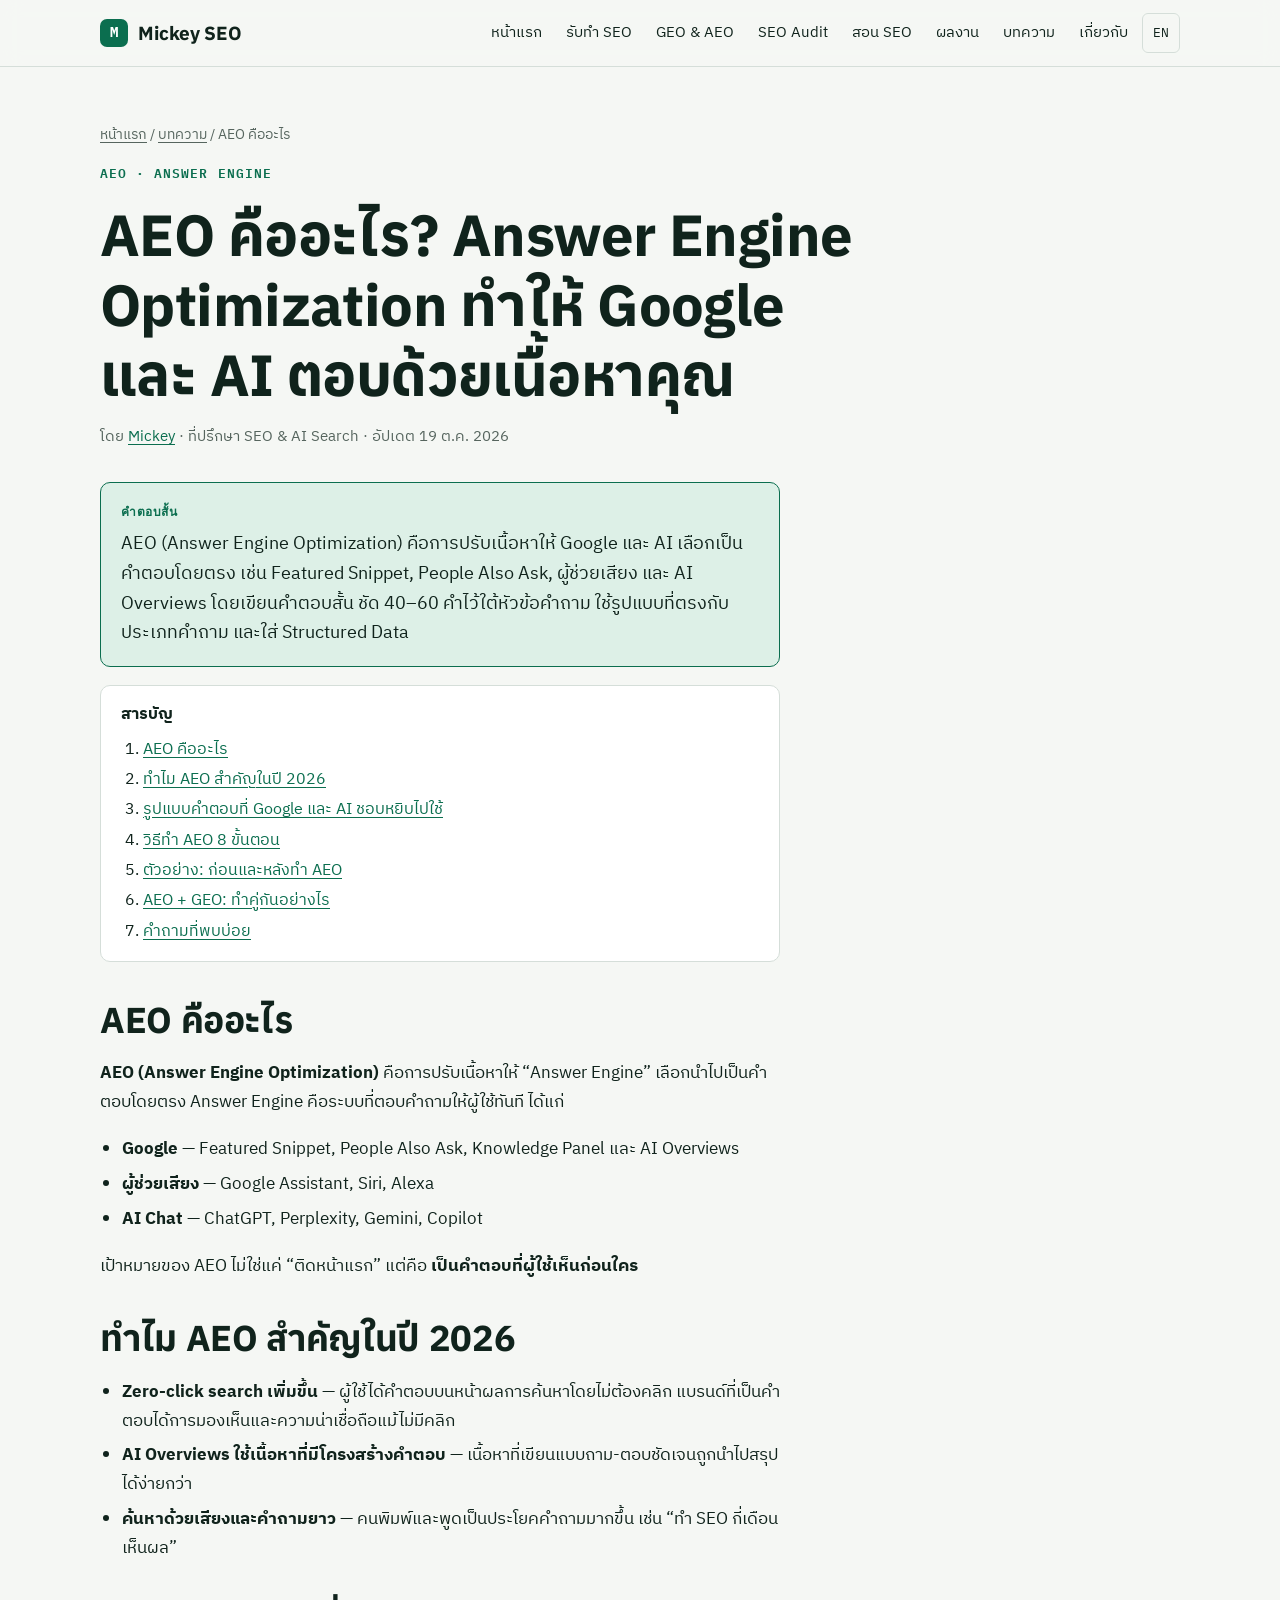
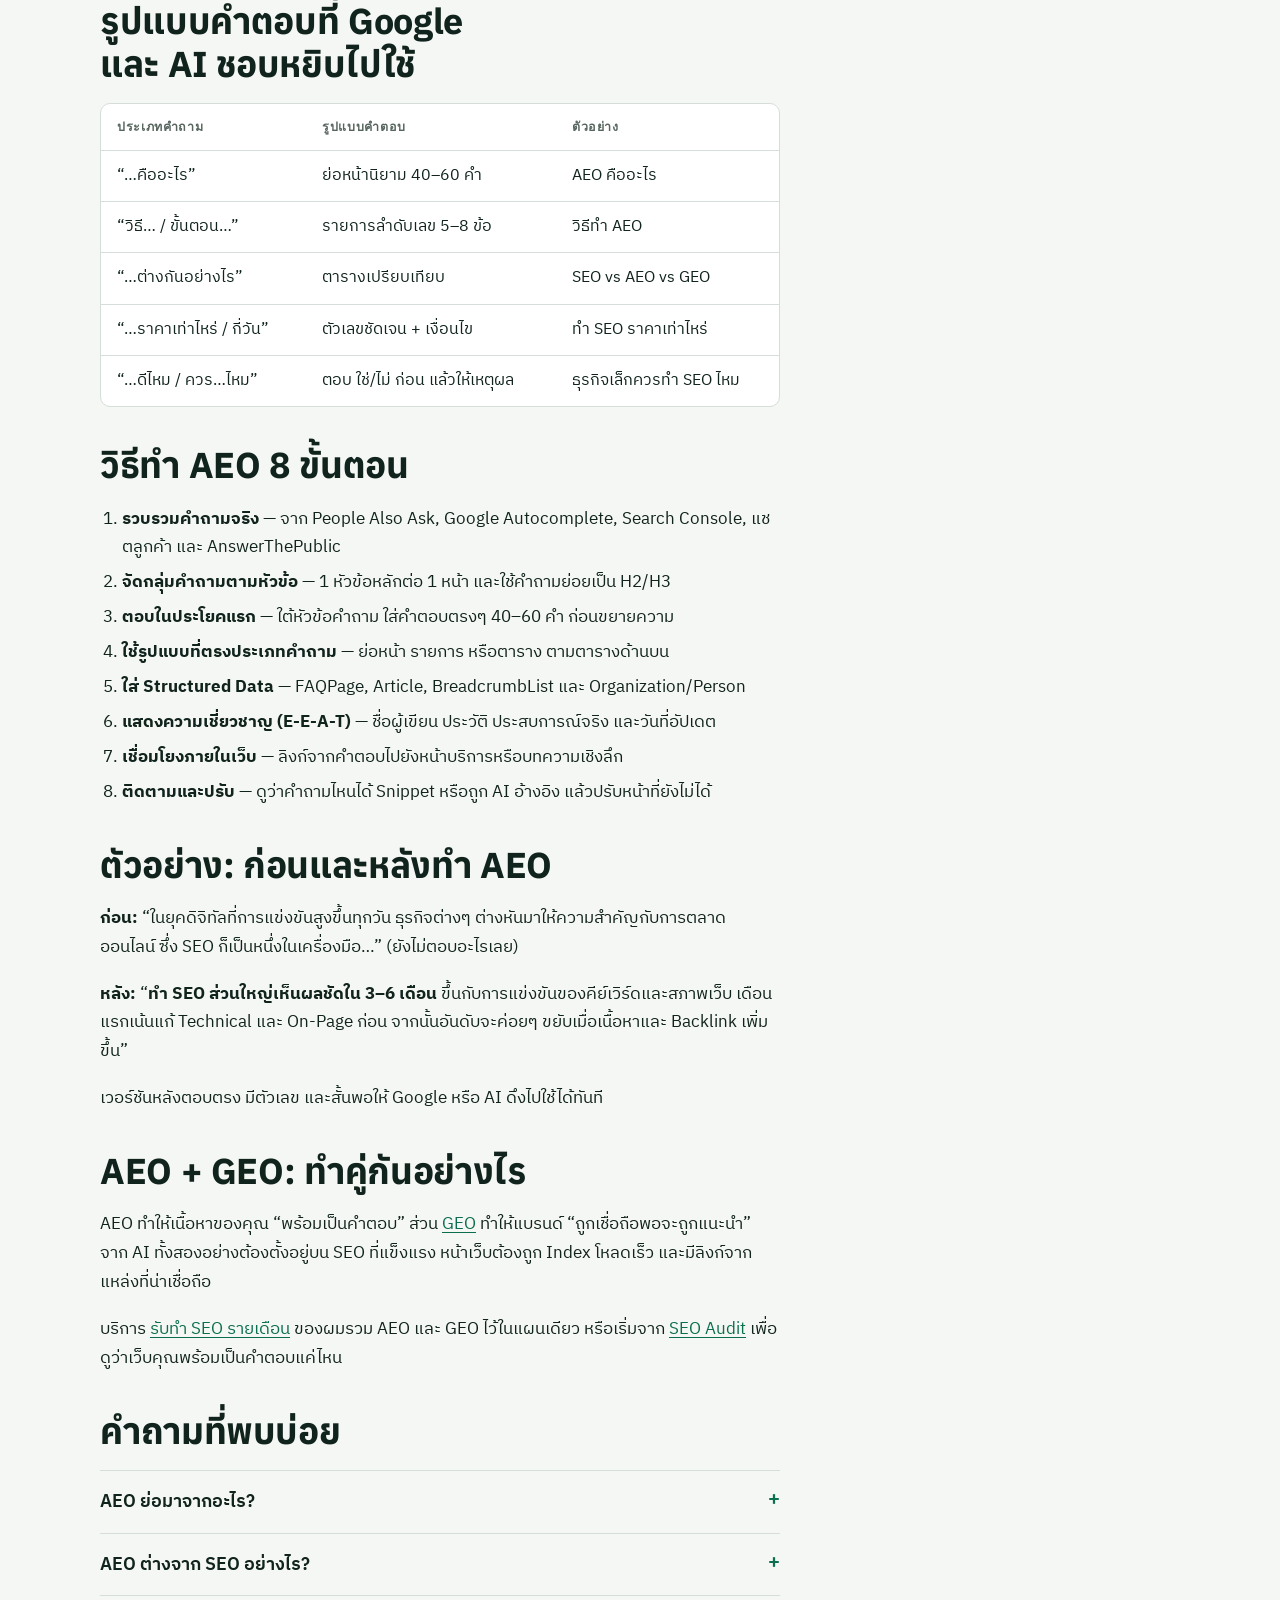
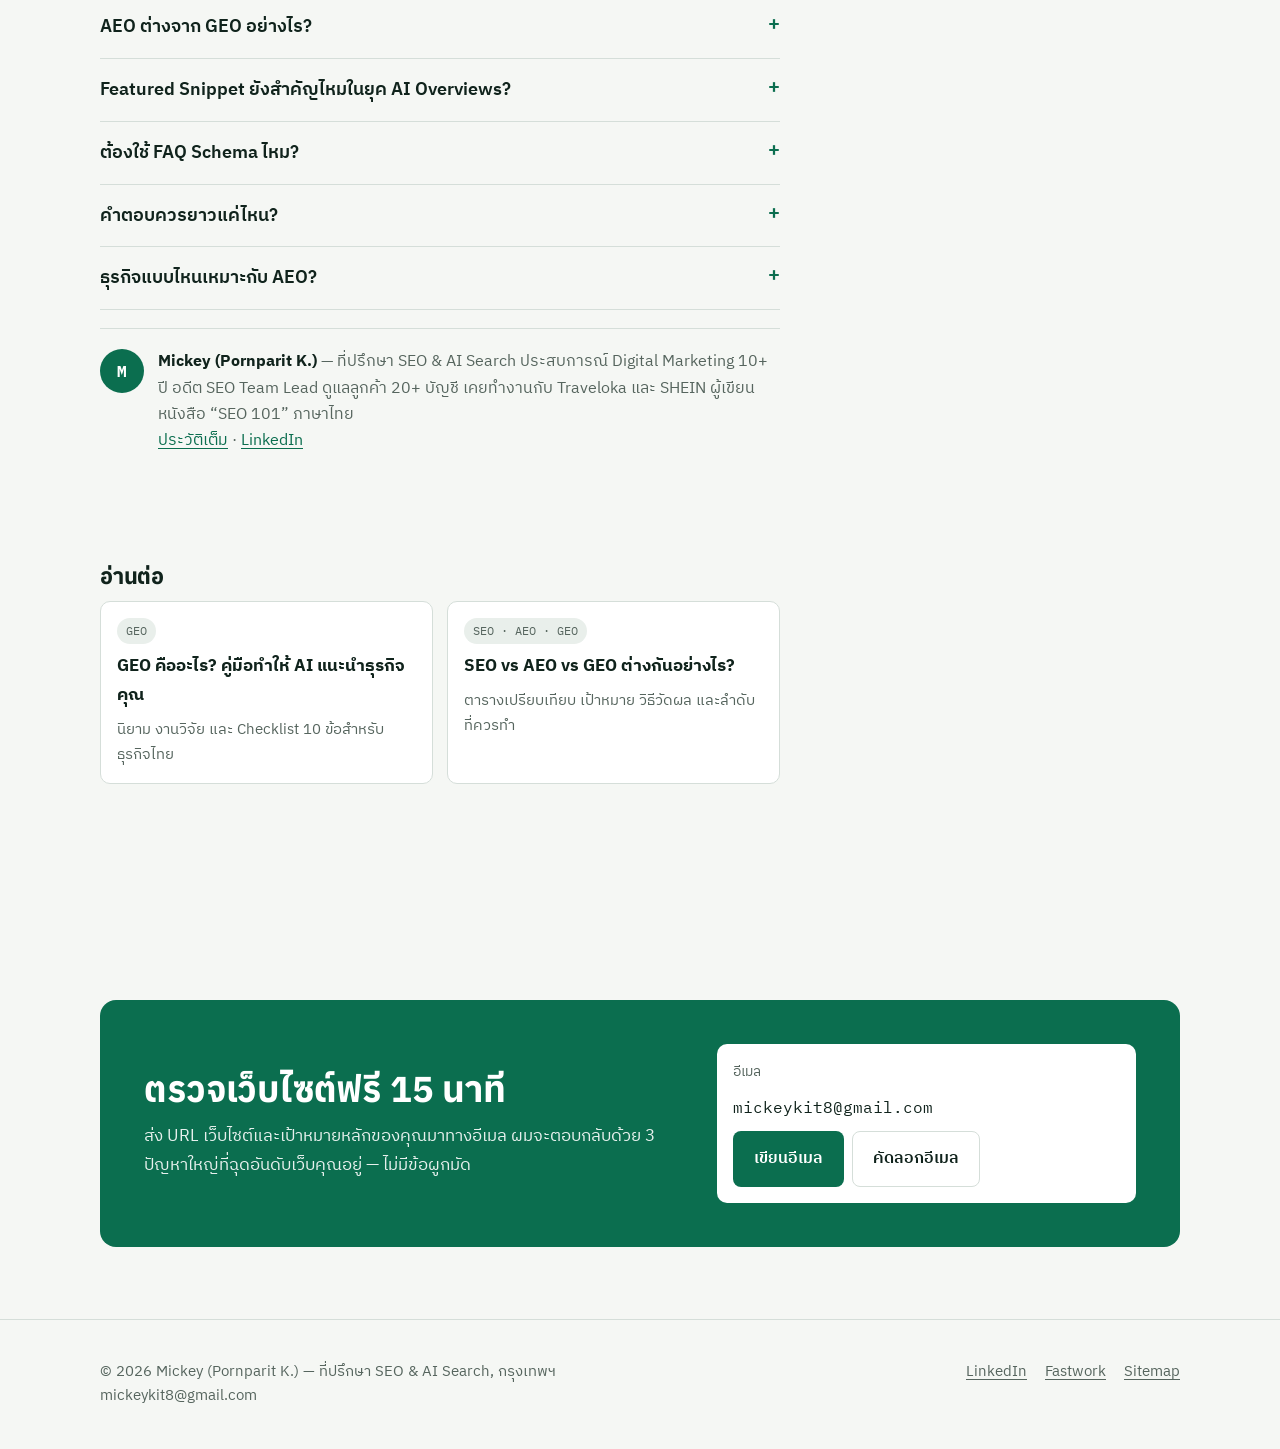
<file: blog/aeo-kue-arai/index.html>
<!doctype html>
<html lang="th">
<head>
<meta charset="utf-8">
<meta name="viewport" content="width=device-width, initial-scale=1">
<title>AEO คืออะไร? Answer Engine Optimization ฉบับธุรกิจไทย</title>
<meta name="description" content="AEO คืออะไร? Answer Engine Optimization ต่างจาก SEO และ GEO อย่างไร พร้อมวิธีทำ 8 ขั้นตอน รูปแบบคำตอบที่ Google และ AI ชอบ และตัวอย่างก่อน-หลัง">
<link rel="canonical" href="https://mickeykit8-spec.github.io/blog/aeo-kue-arai/">
<meta property="og:type" content="website">
<meta property="og:title" content="AEO คืออะไร? Answer Engine Optimization ฉบับธุรกิจไทย">
<meta property="og:description" content="AEO คืออะไร? Answer Engine Optimization ต่างจาก SEO และ GEO อย่างไร พร้อมวิธีทำ 8 ขั้นตอน รูปแบบคำตอบที่ Google และ AI ชอบ และตัวอย่างก่อน-หลัง">
<meta property="og:url" content="https://mickeykit8-spec.github.io/blog/aeo-kue-arai/">
<meta property="og:image" content="https://mickeykit8-spec.github.io/assets/og.png">
<meta property="og:image:width" content="1200">
<meta property="og:image:height" content="630">
<meta name="twitter:card" content="summary_large_image">
<meta property="og:locale" content="th_TH">
<meta name="theme-color" content="#0B6E4F">
<link rel="icon" href="data:image/svg+xml,%3Csvg xmlns='http://www.w3.org/2000/svg' viewBox='0 0 32 32'%3E%3Crect width='32' height='32' rx='7' fill='%230B6E4F'/%3E%3Ctext x='16' y='22' font-family='monospace' font-size='16' font-weight='700' fill='white' text-anchor='middle'%3EM%3C/text%3E%3C/svg%3E">
<link rel="preconnect" href="https://fonts.googleapis.com">
<link rel="preconnect" href="https://fonts.gstatic.com" crossorigin>
<link rel="stylesheet" href="https://fonts.googleapis.com/css2?family=Anuphan:wght@500;600;700&family=IBM+Plex+Sans+Thai:wght@400;500;600&family=IBM+Plex+Mono:wght@400;600&display=swap">
<link rel="stylesheet" href="../../assets/style.css">
<script type="application/ld+json">
{
 "@context": "https://schema.org",
 "@graph": [
  {
   "@type": "Person",
   "@id": "https://mickeykit8-spec.github.io/#person",
   "name": "Pornparit Kittinuttakul",
   "alternateName": "Mickey",
   "jobTitle": "SEO & AI Search Consultant",
   "email": "mailto:mickeykit8@gmail.com",
   "url": "https://mickeykit8-spec.github.io/",
   "alumniOf": {
    "@type": "CollegeOrUniversity",
    "name": "Mahidol University International College"
   },
   "knowsAbout": [
    "Search Engine Optimization",
    "Generative Engine Optimization",
    "Answer Engine Optimization",
    "Technical SEO",
    "Content Strategy",
    "Local SEO",
    "SEO Training"
   ],
   "sameAs": [
    "https://www.linkedin.com/in/pornparitk/",
    "https://fastwork.com/user/mickeyseo"
   ]
  },
  {
   "@type": "BlogPosting",
   "@id": "https://mickeykit8-spec.github.io/blog/aeo-kue-arai/#article",
   "headline": "AEO คืออะไร? Answer Engine Optimization ทำให้ Google และ AI ตอบด้วยเนื้อหาคุณ",
   "description": "AEO คืออะไร? Answer Engine Optimization ต่างจาก SEO และ GEO อย่างไร พร้อมวิธีทำ 8 ขั้นตอน รูปแบบคำตอบที่ Google และ AI ชอบ และตัวอย่างก่อน-หลัง",
   "author": {
    "@id": "https://mickeykit8-spec.github.io/#person"
   },
   "publisher": {
    "@id": "https://mickeykit8-spec.github.io/#person"
   },
   "datePublished": "2026-10-19",
   "dateModified": "2026-10-19",
   "inLanguage": "th",
   "mainEntityOfPage": "https://mickeykit8-spec.github.io/blog/aeo-kue-arai/",
   "image": "https://mickeykit8-spec.github.io/assets/og.png",
   "about": [
    {
     "@type": "Thing",
     "name": "Search Engine Optimization"
    },
    {
     "@type": "Thing",
     "name": "Answer Engine Optimization"
    },
    {
     "@type": "Thing",
     "name": "Generative Engine Optimization"
    }
   ]
  },
  {
   "@type": "BreadcrumbList",
   "itemListElement": [
    {
     "@type": "ListItem",
     "position": 1,
     "name": "หน้าแรก",
     "item": "https://mickeykit8-spec.github.io/"
    },
    {
     "@type": "ListItem",
     "position": 2,
     "name": "บทความ",
     "item": "https://mickeykit8-spec.github.io/blog/"
    },
    {
     "@type": "ListItem",
     "position": 3,
     "name": "AEO คืออะไร",
     "item": "https://mickeykit8-spec.github.io/blog/aeo-kue-arai/"
    }
   ]
  },
  {
   "@type": "FAQPage",
   "mainEntity": [
    {
     "@type": "Question",
     "name": "AEO ย่อมาจากอะไร?",
     "acceptedAnswer": {
      "@type": "Answer",
      "text": "AEO ย่อมาจาก Answer Engine Optimization คือการปรับเนื้อหาให้ Search Engine และ AI เลือกเป็นคำตอบโดยตรง เช่น Featured Snippet, People Also Ask, ผู้ช่วยเสียง และคำตอบใน AI Overviews"
     }
    },
    {
     "@type": "Question",
     "name": "AEO ต่างจาก SEO อย่างไร?",
     "acceptedAnswer": {
      "@type": "Answer",
      "text": "SEO มุ่งให้หน้าเว็บติดอันดับเพื่อให้คนคลิก ส่วน AEO มุ่งให้เนื้อหาเป็นคำตอบที่ผู้ใช้เห็นทันที แม้ไม่คลิก AEO จึงเน้นรูปแบบคำตอบที่สั้น ชัด และมีโครงสร้าง"
     }
    },
    {
     "@type": "Question",
     "name": "AEO ต่างจาก GEO อย่างไร?",
     "acceptedAnswer": {
      "@type": "Answer",
      "text": "AEO เน้นการเป็นคำตอบที่ถูกเลือก (Answer) ส่วน GEO เน้นการถูกอ้างอิงและแนะนำในคำตอบที่ AI สร้างขึ้นจากหลายแหล่ง ในทางปฏิบัติสองอย่างทับซ้อนกันมาก และควรทำไปพร้อมกัน"
     }
    },
    {
     "@type": "Question",
     "name": "Featured Snippet ยังสำคัญไหมในยุค AI Overviews?",
     "acceptedAnswer": {
      "@type": "Answer",
      "text": "ยังสำคัญ เนื้อหาที่ได้ Featured Snippet มักมีโครงสร้างคำตอบที่ AI Overviews หยิบไปใช้ได้ง่ายเช่นกัน การฝึกเขียนให้ได้ Snippet จึงเป็นพื้นฐานของทั้ง AEO และ GEO"
     }
    },
    {
     "@type": "Question",
     "name": "ต้องใช้ FAQ Schema ไหม?",
     "acceptedAnswer": {
      "@type": "Answer",
      "text": "ควรใช้ในหน้าที่มีคำถาม-คำตอบจริง แม้ Google จะแสดง FAQ Rich Result เฉพาะบางเว็บ แต่ Schema ยังช่วยให้ Search Engine และ AI เข้าใจโครงสร้างคำถามและคำตอบได้ชัดเจนขึ้น"
     }
    },
    {
     "@type": "Question",
     "name": "คำตอบควรยาวแค่ไหน?",
     "acceptedAnswer": {
      "@type": "Answer",
      "text": "คำตอบหลักควรอยู่ที่ประมาณ 40–60 คำ หรือ 2–3 ประโยค จากนั้นค่อยขยายรายละเอียด ตัวอย่าง หรือขั้นตอนต่อด้านล่าง"
     }
    },
    {
     "@type": "Question",
     "name": "ธุรกิจแบบไหนเหมาะกับ AEO?",
     "acceptedAnswer": {
      "@type": "Answer",
      "text": "ธุรกิจที่ลูกค้าถามคำถามก่อนซื้อ เช่น บริการ คลินิก การศึกษา อสังหาฯ ประกัน และ B2B เพราะการเป็นคำตอบแรกสร้างความน่าเชื่อถือก่อนลูกค้าเปรียบเทียบเจ้าอื่น"
     }
    }
   ]
  },
  {
   "@type": "HowTo",
   "name": "วิธีทำ AEO 8 ขั้นตอน",
   "inLanguage": "th",
   "step": [
    {
     "@type": "HowToStep",
     "position": 1,
     "name": "รวบรวมคำถามจริง"
    },
    {
     "@type": "HowToStep",
     "position": 2,
     "name": "จัดกลุ่มคำถามตามหัวข้อ"
    },
    {
     "@type": "HowToStep",
     "position": 3,
     "name": "ตอบในประโยคแรก"
    },
    {
     "@type": "HowToStep",
     "position": 4,
     "name": "ใช้รูปแบบที่ตรงประเภทคำถาม"
    },
    {
     "@type": "HowToStep",
     "position": 5,
     "name": "ใส่ Structured Data"
    },
    {
     "@type": "HowToStep",
     "position": 6,
     "name": "แสดงความเชี่ยวชาญ (E-E-A-T)"
    },
    {
     "@type": "HowToStep",
     "position": 7,
     "name": "เชื่อมโยงภายในเว็บ"
    },
    {
     "@type": "HowToStep",
     "position": 8,
     "name": "ติดตามและปรับ"
    }
   ]
  }
 ]
}
</script>
</head>
<body>
<header class="site-head">
 <div class="wrap">
  <a class="brand" href="../../"><span class="dot">M</span>Mickey SEO</a>
  <button class="menu-btn" aria-expanded="false" aria-controls="nav">เมนู</button>
  <nav class="nav" id="nav"><a href="../../">หน้าแรก</a><a href="../../seo-services/">รับทำ SEO</a><a href="../../geo-aeo/">GEO & AEO</a><a href="../../seo-audit/">SEO Audit</a><a href="../../seo-course/">สอน SEO</a><a href="../../case-studies/">ผลงาน</a><a href="../../blog/">บทความ</a><a href="../../about/">เกี่ยวกับ</a><a class="lang" href="../../en/" hreflang="en">EN</a></nav>
 </div>
</header>
<main>
<div class="wrap page-head"><div class="crumbs"><a href="../../">หน้าแรก</a> / <a href="../">บทความ</a> / AEO คืออะไร</div>
<span class="eyebrow">AEO · Answer Engine</span><h1>AEO คืออะไร? Answer Engine Optimization ทำให้ Google และ AI ตอบด้วยเนื้อหาคุณ</h1>
<p class="byline">โดย <a href="../../about/">Mickey</a> · ที่ปรึกษา SEO &amp; AI Search · อัปเดต <time datetime="2026-10-19">19 ต.ค. 2026</time></p></div>
<section style="padding-top:0"><div class="wrap"><article class="prose">
<div class="answer" id="answer"><span class="tag">คำตอบสั้น</span><p>AEO (Answer Engine Optimization) คือการปรับเนื้อหาให้ Google และ AI เลือกเป็นคำตอบโดยตรง เช่น Featured Snippet, People Also Ask, ผู้ช่วยเสียง และ AI Overviews โดยเขียนคำตอบสั้น ชัด 40–60 คำไว้ใต้หัวข้อคำถาม ใช้รูปแบบที่ตรงกับประเภทคำถาม และใส่ Structured Data</p></div>
<nav class="toc" aria-label="สารบัญ"><b>สารบัญ</b><ol><li><a href="#what">AEO คืออะไร</a></li><li><a href="#why">ทำไม AEO สำคัญในปี 2026</a></li><li><a href="#formats">รูปแบบคำตอบที่ Google และ AI ชอบหยิบไปใช้</a></li><li><a href="#how">วิธีทำ AEO 8 ขั้นตอน</a></li><li><a href="#example">ตัวอย่าง: ก่อนและหลังทำ AEO</a></li><li><a href="#aeo-geo">AEO + GEO: ทำคู่กันอย่างไร</a></li><li><a href="#faq">คำถามที่พบบ่อย</a></li></ol></nav>
<h2 id="what">AEO คืออะไร</h2><p><b>AEO (Answer Engine Optimization)</b> คือการปรับเนื้อหาให้ “Answer Engine” เลือกนำไปเป็นคำตอบโดยตรง Answer Engine คือระบบที่ตอบคำถามให้ผู้ใช้ทันที ได้แก่</p>
<ul><li><b>Google</b> — Featured Snippet, People Also Ask, Knowledge Panel และ AI Overviews</li>
<li><b>ผู้ช่วยเสียง</b> — Google Assistant, Siri, Alexa</li>
<li><b>AI Chat</b> — ChatGPT, Perplexity, Gemini, Copilot</li></ul>
<p>เป้าหมายของ AEO ไม่ใช่แค่ “ติดหน้าแรก” แต่คือ <b>เป็นคำตอบที่ผู้ใช้เห็นก่อนใคร</b></p><h2 id="why">ทำไม AEO สำคัญในปี 2026</h2><ul>
<li><b>Zero-click search เพิ่มขึ้น</b> — ผู้ใช้ได้คำตอบบนหน้าผลการค้นหาโดยไม่ต้องคลิก แบรนด์ที่เป็นคำตอบได้การมองเห็นและความน่าเชื่อถือแม้ไม่มีคลิก</li>
<li><b>AI Overviews ใช้เนื้อหาที่มีโครงสร้างคำตอบ</b> — เนื้อหาที่เขียนแบบถาม-ตอบชัดเจนถูกนำไปสรุปได้ง่ายกว่า</li>
<li><b>ค้นหาด้วยเสียงและคำถามยาว</b> — คนพิมพ์และพูดเป็นประโยคคำถามมากขึ้น เช่น “ทำ SEO กี่เดือนเห็นผล”</li>
</ul><h2 id="formats">รูปแบบคำตอบที่ Google และ AI ชอบหยิบไปใช้</h2><div class="tw"><table><thead><tr><th>ประเภทคำถาม</th><th>รูปแบบคำตอบ</th><th>ตัวอย่าง</th></tr></thead><tbody>
<tr><td>“…คืออะไร”</td><td>ย่อหน้านิยาม 40–60 คำ</td><td>AEO คืออะไร</td></tr>
<tr><td>“วิธี… / ขั้นตอน…”</td><td>รายการลำดับเลข 5–8 ข้อ</td><td>วิธีทำ AEO</td></tr>
<tr><td>“…ต่างกันอย่างไร”</td><td>ตารางเปรียบเทียบ</td><td>SEO vs AEO vs GEO</td></tr>
<tr><td>“…ราคาเท่าไหร่ / กี่วัน”</td><td>ตัวเลขชัดเจน + เงื่อนไข</td><td>ทำ SEO ราคาเท่าไหร่</td></tr>
<tr><td>“…ดีไหม / ควร…ไหม”</td><td>ตอบ ใช่/ไม่ ก่อน แล้วให้เหตุผล</td><td>ธุรกิจเล็กควรทำ SEO ไหม</td></tr></tbody></table></div><h2 id="how">วิธีทำ AEO 8 ขั้นตอน</h2><ol>
<li><b>รวบรวมคำถามจริง</b> — จาก People Also Ask, Google Autocomplete, Search Console, แชตลูกค้า และ AnswerThePublic</li>
<li><b>จัดกลุ่มคำถามตามหัวข้อ</b> — 1 หัวข้อหลักต่อ 1 หน้า และใช้คำถามย่อยเป็น H2/H3</li>
<li><b>ตอบในประโยคแรก</b> — ใต้หัวข้อคำถาม ใส่คำตอบตรงๆ 40–60 คำ ก่อนขยายความ</li>
<li><b>ใช้รูปแบบที่ตรงประเภทคำถาม</b> — ย่อหน้า รายการ หรือตาราง ตามตารางด้านบน</li>
<li><b>ใส่ Structured Data</b> — FAQPage, Article, BreadcrumbList และ Organization/Person</li>
<li><b>แสดงความเชี่ยวชาญ (E-E-A-T)</b> — ชื่อผู้เขียน ประวัติ ประสบการณ์จริง และวันที่อัปเดต</li>
<li><b>เชื่อมโยงภายในเว็บ</b> — ลิงก์จากคำตอบไปยังหน้าบริการหรือบทความเชิงลึก</li>
<li><b>ติดตามและปรับ</b> — ดูว่าคำถามไหนได้ Snippet หรือถูก AI อ้างอิง แล้วปรับหน้าที่ยังไม่ได้</li>
</ol><h2 id="example">ตัวอย่าง: ก่อนและหลังทำ AEO</h2><p><b>ก่อน:</b> “ในยุคดิจิทัลที่การแข่งขันสูงขึ้นทุกวัน ธุรกิจต่างๆ ต่างหันมาให้ความสำคัญกับการตลาดออนไลน์ ซึ่ง SEO ก็เป็นหนึ่งในเครื่องมือ…” (ยังไม่ตอบอะไรเลย)</p>
<p><b>หลัง:</b> “<b>ทำ SEO ส่วนใหญ่เห็นผลชัดใน 3–6 เดือน</b> ขึ้นกับการแข่งขันของคีย์เวิร์ดและสภาพเว็บ เดือนแรกเน้นแก้ Technical และ On-Page ก่อน จากนั้นอันดับจะค่อยๆ ขยับเมื่อเนื้อหาและ Backlink เพิ่มขึ้น”</p>
<p>เวอร์ชันหลังตอบตรง มีตัวเลข และสั้นพอให้ Google หรือ AI ดึงไปใช้ได้ทันที</p><h2 id="aeo-geo">AEO + GEO: ทำคู่กันอย่างไร</h2><p>AEO ทำให้เนื้อหาของคุณ “พร้อมเป็นคำตอบ” ส่วน <a href="../geo-kue-arai/">GEO</a> ทำให้แบรนด์ “ถูกเชื่อถือพอจะถูกแนะนำ” จาก AI ทั้งสองอย่างต้องตั้งอยู่บน SEO ที่แข็งแรง หน้าเว็บต้องถูก Index โหลดเร็ว และมีลิงก์จากแหล่งที่น่าเชื่อถือ</p>
<p>บริการ <a href="../../seo-services/">รับทำ SEO รายเดือน</a> ของผมรวม AEO และ GEO ไว้ในแผนเดียว หรือเริ่มจาก <a href="../../seo-audit/">SEO Audit</a> เพื่อดูว่าเว็บคุณพร้อมเป็นคำตอบแค่ไหน</p>
<h2 id="faq">คำถามที่พบบ่อย</h2>
<div><details class="faq"><summary>AEO ย่อมาจากอะไร?</summary><p>AEO ย่อมาจาก Answer Engine Optimization คือการปรับเนื้อหาให้ Search Engine และ AI เลือกเป็นคำตอบโดยตรง เช่น Featured Snippet, People Also Ask, ผู้ช่วยเสียง และคำตอบใน AI Overviews</p></details>
<details class="faq"><summary>AEO ต่างจาก SEO อย่างไร?</summary><p>SEO มุ่งให้หน้าเว็บติดอันดับเพื่อให้คนคลิก ส่วน AEO มุ่งให้เนื้อหาเป็นคำตอบที่ผู้ใช้เห็นทันที แม้ไม่คลิก AEO จึงเน้นรูปแบบคำตอบที่สั้น ชัด และมีโครงสร้าง</p></details>
<details class="faq"><summary>AEO ต่างจาก GEO อย่างไร?</summary><p>AEO เน้นการเป็นคำตอบที่ถูกเลือก (Answer) ส่วน GEO เน้นการถูกอ้างอิงและแนะนำในคำตอบที่ AI สร้างขึ้นจากหลายแหล่ง ในทางปฏิบัติสองอย่างทับซ้อนกันมาก และควรทำไปพร้อมกัน</p></details>
<details class="faq"><summary>Featured Snippet ยังสำคัญไหมในยุค AI Overviews?</summary><p>ยังสำคัญ เนื้อหาที่ได้ Featured Snippet มักมีโครงสร้างคำตอบที่ AI Overviews หยิบไปใช้ได้ง่ายเช่นกัน การฝึกเขียนให้ได้ Snippet จึงเป็นพื้นฐานของทั้ง AEO และ GEO</p></details>
<details class="faq"><summary>ต้องใช้ FAQ Schema ไหม?</summary><p>ควรใช้ในหน้าที่มีคำถาม-คำตอบจริง แม้ Google จะแสดง FAQ Rich Result เฉพาะบางเว็บ แต่ Schema ยังช่วยให้ Search Engine และ AI เข้าใจโครงสร้างคำถามและคำตอบได้ชัดเจนขึ้น</p></details>
<details class="faq"><summary>คำตอบควรยาวแค่ไหน?</summary><p>คำตอบหลักควรอยู่ที่ประมาณ 40–60 คำ หรือ 2–3 ประโยค จากนั้นค่อยขยายรายละเอียด ตัวอย่าง หรือขั้นตอนต่อด้านล่าง</p></details>
<details class="faq"><summary>ธุรกิจแบบไหนเหมาะกับ AEO?</summary><p>ธุรกิจที่ลูกค้าถามคำถามก่อนซื้อ เช่น บริการ คลินิก การศึกษา อสังหาฯ ประกัน และ B2B เพราะการเป็นคำตอบแรกสร้างความน่าเชื่อถือก่อนลูกค้าเปรียบเทียบเจ้าอื่น</p></details></div>
<aside class="author"><div class="dot">M</div><div><b>Mickey (Pornparit K.)</b> — ที่ปรึกษา SEO &amp; AI Search ประสบการณ์ Digital Marketing 10+ ปี อดีต SEO Team Lead ดูแลลูกค้า 20+ บัญชี เคยทำงานกับ Traveloka และ SHEIN ผู้เขียนหนังสือ “SEO 101” ภาษาไทย
<br><a href="../../about/">ประวัติเต็ม</a> · <a href="https://www.linkedin.com/in/pornparitk/" rel="me">LinkedIn</a></div></aside>
<section class="related"><h2>อ่านต่อ</h2><div class="rel-grid"><a class="rel" href="../geo-kue-arai/"><span class="chip">GEO</span><b>GEO คืออะไร? คู่มือทำให้ AI แนะนำธุรกิจคุณ</b><span class="muted">นิยาม งานวิจัย และ Checklist 10 ข้อสำหรับธุรกิจไทย</span></a><a class="rel" href="../seo-aeo-geo-tang-kan/"><span class="chip">SEO · AEO · GEO</span><b>SEO vs AEO vs GEO ต่างกันอย่างไร?</b><span class="muted">ตารางเปรียบเทียบ เป้าหมาย วิธีวัดผล และลำดับที่ควรทำ</span></a></div></section>
</article></div></section>
<section id="contact"><div class="wrap"><div class="cta">
 <div style="display:flex;flex-direction:column;gap:12px">
  <h2>ตรวจเว็บไซต์ฟรี 15 นาที</h2>
  <p>ส่ง URL เว็บไซต์และเป้าหมายหลักของคุณมาทางอีเมล ผมจะตอบกลับด้วย 3 ปัญหาใหญ่ที่ฉุดอันดับเว็บคุณอยู่ — ไม่มีข้อผูกมัด</p>
 </div>
 <div class="mailbox"><span class="muted" style="font-size:14px">อีเมล</span><code>mickeykit8@gmail.com</code>
  <div class="row"><a class="btn btn-primary" href="mailto:mickeykit8@gmail.com?subject=%E0%B8%82%E0%B8%AD%E0%B8%95%E0%B8%A3%E0%B8%A7%E0%B8%88%E0%B9%80%E0%B8%A7%E0%B9%87%E0%B8%9A%E0%B8%9F%E0%B8%A3%E0%B8%B5">เขียนอีเมล</a><button class="btn btn-ghost" data-copy="mickeykit8@gmail.com">คัดลอกอีเมล</button></div>
 </div>
</div></div></section>

</main>
<footer class="site-foot">
 <div class="wrap">
  <div>© <span id="y">2026</span> Mickey (Pornparit K.) — ที่ปรึกษา SEO & AI Search, กรุงเทพฯ<br>mickeykit8@gmail.com</div>
  <nav>
   <a href="https://www.linkedin.com/in/pornparitk/" rel="me">LinkedIn</a>
   <a href="https://fastwork.com/user/mickeyseo" rel="me">Fastwork</a>
   <a href="../../sitemap.xml">Sitemap</a>
  </nav>
 </div>
</footer>
<script src="../../assets/site.js" defer></script>
</body>
</html>
</file>
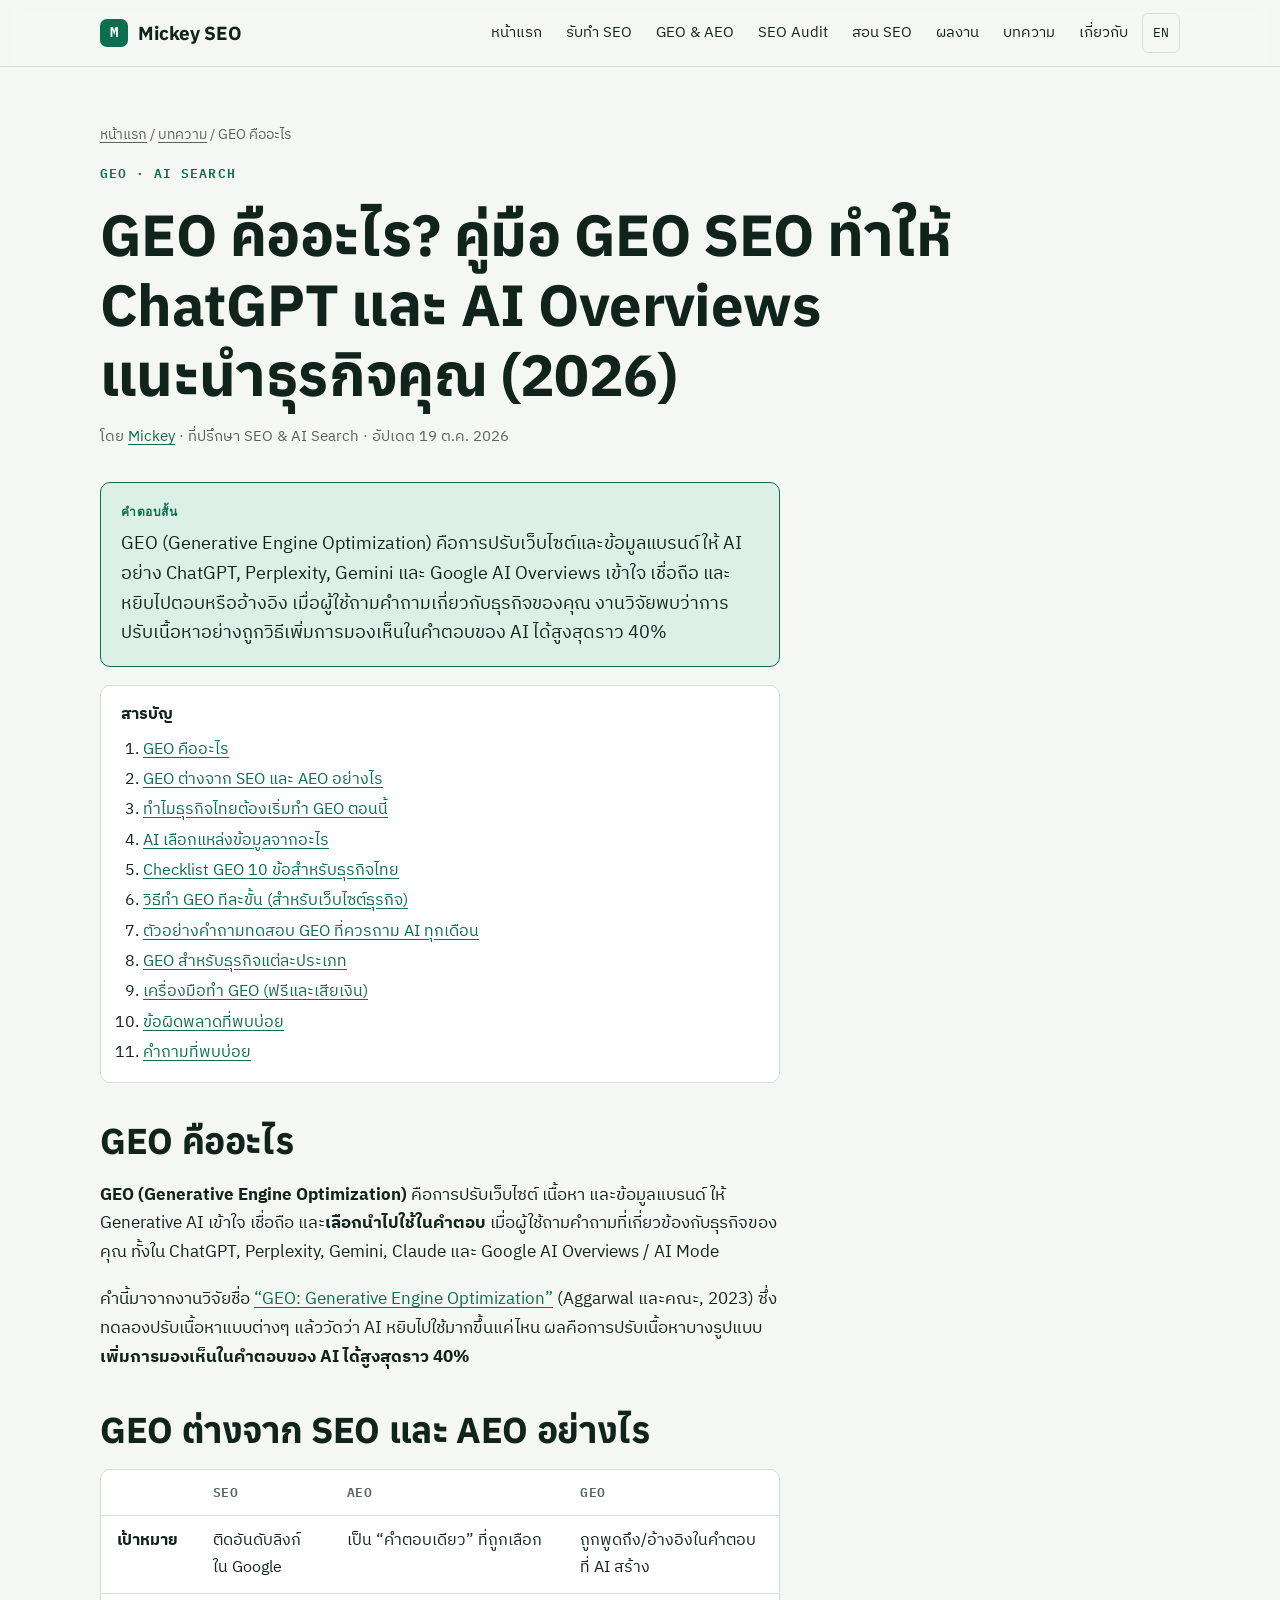
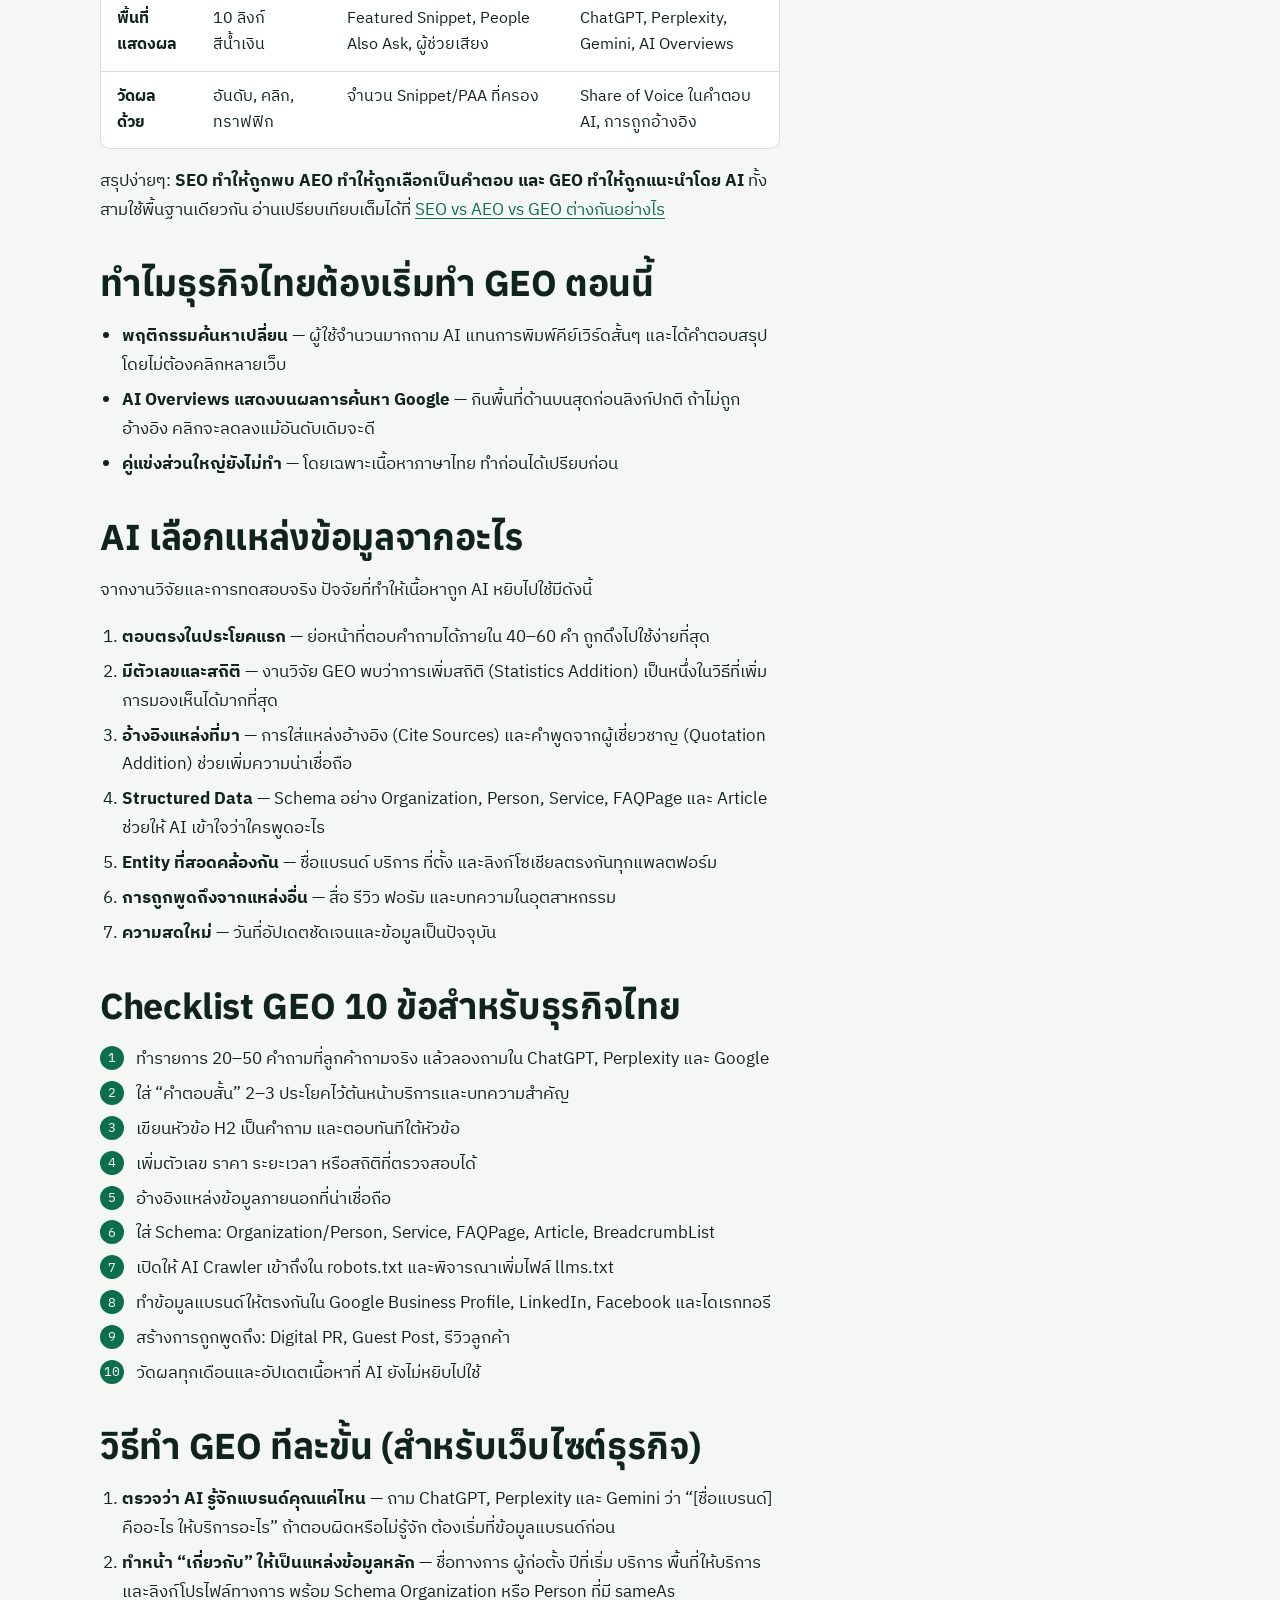
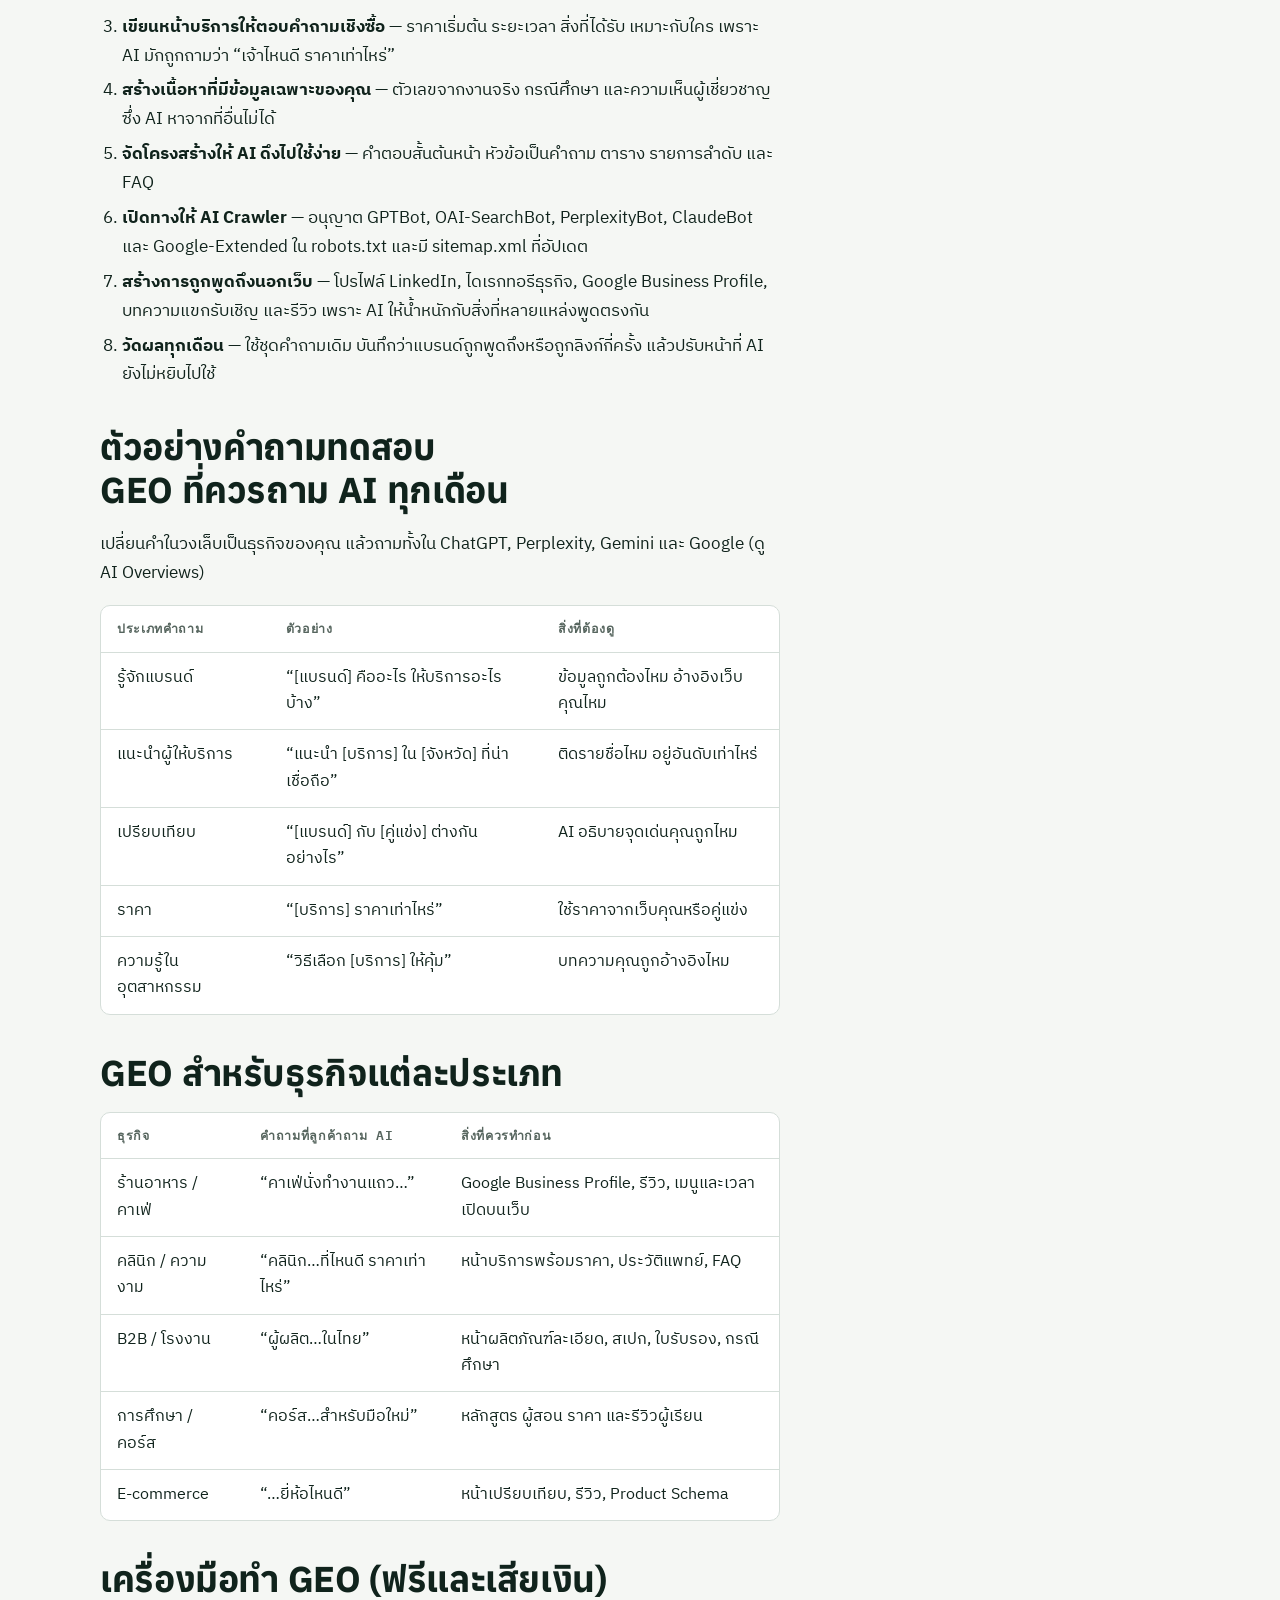
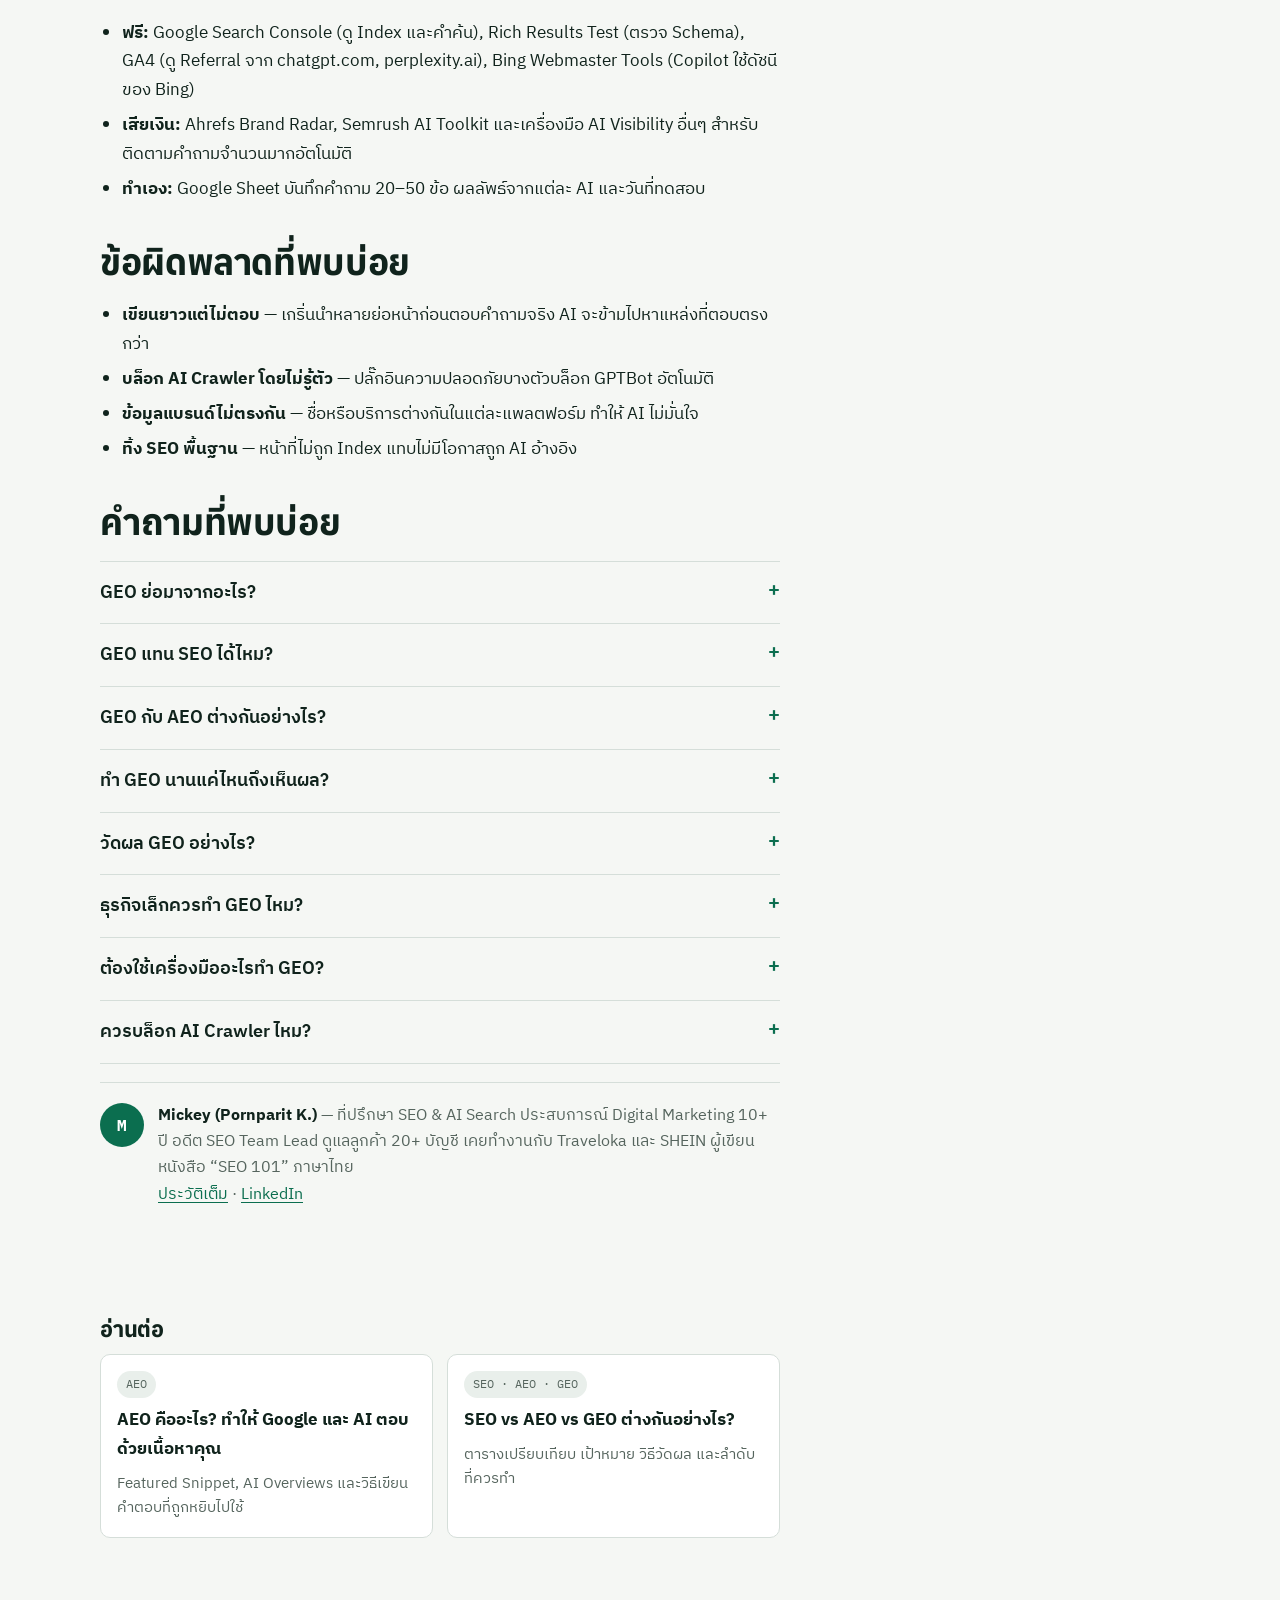
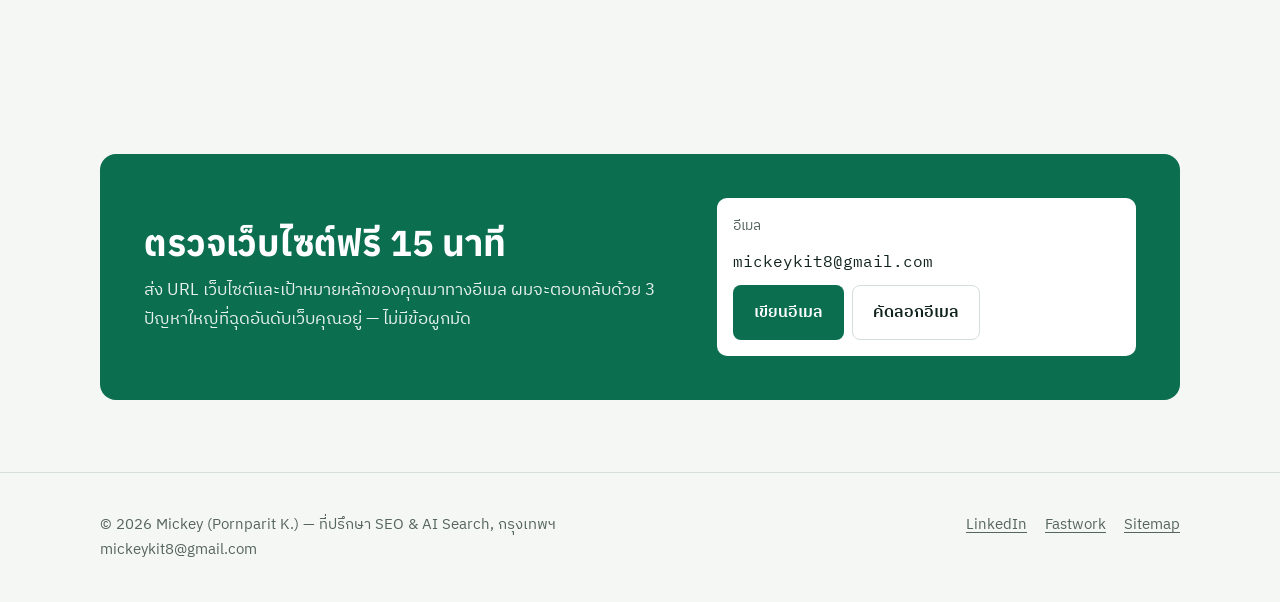
<file: blog/geo-kue-arai/index.html>
<!doctype html>
<html lang="th">
<head>
<meta charset="utf-8">
<meta name="viewport" content="width=device-width, initial-scale=1">
<title>GEO คืออะไร? คู่มือ GEO SEO ให้ AI แนะนำธุรกิจ (2026)</title>
<meta name="description" content="GEO คืออะไร? Generative Engine Optimization (GEO SEO) ต่างจาก SEO และ AEO อย่างไร พร้อมวิธีทำ 8 ขั้นตอนให้ ChatGPT และ AI Overviews แนะนำธุรกิจคุณ">
<link rel="canonical" href="https://mickeykit8-spec.github.io/blog/geo-kue-arai/">
<meta property="og:type" content="website">
<meta property="og:title" content="GEO คืออะไร? คู่มือ GEO SEO ให้ AI แนะนำธุรกิจ (2026)">
<meta property="og:description" content="GEO คืออะไร? Generative Engine Optimization (GEO SEO) ต่างจาก SEO และ AEO อย่างไร พร้อมวิธีทำ 8 ขั้นตอนให้ ChatGPT และ AI Overviews แนะนำธุรกิจคุณ">
<meta property="og:url" content="https://mickeykit8-spec.github.io/blog/geo-kue-arai/">
<meta property="og:image" content="https://mickeykit8-spec.github.io/assets/og.png">
<meta property="og:image:width" content="1200">
<meta property="og:image:height" content="630">
<meta name="twitter:card" content="summary_large_image">
<meta property="og:locale" content="th_TH">
<meta name="theme-color" content="#0B6E4F">
<link rel="icon" href="data:image/svg+xml,%3Csvg xmlns='http://www.w3.org/2000/svg' viewBox='0 0 32 32'%3E%3Crect width='32' height='32' rx='7' fill='%230B6E4F'/%3E%3Ctext x='16' y='22' font-family='monospace' font-size='16' font-weight='700' fill='white' text-anchor='middle'%3EM%3C/text%3E%3C/svg%3E">
<link rel="preconnect" href="https://fonts.googleapis.com">
<link rel="preconnect" href="https://fonts.gstatic.com" crossorigin>
<link rel="stylesheet" href="https://fonts.googleapis.com/css2?family=Anuphan:wght@500;600;700&family=IBM+Plex+Sans+Thai:wght@400;500;600&family=IBM+Plex+Mono:wght@400;600&display=swap">
<link rel="stylesheet" href="../../assets/style.css">
<script type="application/ld+json">
{
 "@context": "https://schema.org",
 "@graph": [
  {
   "@type": "Person",
   "@id": "https://mickeykit8-spec.github.io/#person",
   "name": "Pornparit Kittinuttakul",
   "alternateName": "Mickey",
   "jobTitle": "SEO & AI Search Consultant",
   "email": "mailto:mickeykit8@gmail.com",
   "url": "https://mickeykit8-spec.github.io/",
   "alumniOf": {
    "@type": "CollegeOrUniversity",
    "name": "Mahidol University International College"
   },
   "knowsAbout": [
    "Search Engine Optimization",
    "Generative Engine Optimization",
    "Answer Engine Optimization",
    "Technical SEO",
    "Content Strategy",
    "Local SEO",
    "SEO Training"
   ],
   "sameAs": [
    "https://www.linkedin.com/in/pornparitk/",
    "https://fastwork.com/user/mickeyseo"
   ]
  },
  {
   "@type": "BlogPosting",
   "@id": "https://mickeykit8-spec.github.io/blog/geo-kue-arai/#article",
   "headline": "GEO คืออะไร? คู่มือ GEO SEO ทำให้ ChatGPT และ AI Overviews แนะนำธุรกิจคุณ (2026)",
   "description": "GEO คืออะไร? Generative Engine Optimization (GEO SEO) ต่างจาก SEO และ AEO อย่างไร พร้อมวิธีทำ 8 ขั้นตอนให้ ChatGPT และ AI Overviews แนะนำธุรกิจคุณ",
   "author": {
    "@id": "https://mickeykit8-spec.github.io/#person"
   },
   "publisher": {
    "@id": "https://mickeykit8-spec.github.io/#person"
   },
   "datePublished": "2026-09-23",
   "dateModified": "2026-10-19",
   "inLanguage": "th",
   "mainEntityOfPage": "https://mickeykit8-spec.github.io/blog/geo-kue-arai/",
   "image": "https://mickeykit8-spec.github.io/assets/og.png",
   "about": [
    {
     "@type": "Thing",
     "name": "Search Engine Optimization"
    },
    {
     "@type": "Thing",
     "name": "Answer Engine Optimization"
    },
    {
     "@type": "Thing",
     "name": "Generative Engine Optimization"
    }
   ]
  },
  {
   "@type": "BreadcrumbList",
   "itemListElement": [
    {
     "@type": "ListItem",
     "position": 1,
     "name": "หน้าแรก",
     "item": "https://mickeykit8-spec.github.io/"
    },
    {
     "@type": "ListItem",
     "position": 2,
     "name": "บทความ",
     "item": "https://mickeykit8-spec.github.io/blog/"
    },
    {
     "@type": "ListItem",
     "position": 3,
     "name": "GEO คืออะไร",
     "item": "https://mickeykit8-spec.github.io/blog/geo-kue-arai/"
    }
   ]
  },
  {
   "@type": "FAQPage",
   "mainEntity": [
    {
     "@type": "Question",
     "name": "GEO ย่อมาจากอะไร?",
     "acceptedAnswer": {
      "@type": "Answer",
      "text": "GEO ย่อมาจาก Generative Engine Optimization คือการปรับเนื้อหาและข้อมูลแบรนด์ให้ Generative AI อย่าง ChatGPT, Perplexity, Gemini และ Google AI Overviews เลือกนำไปใช้ตอบและอ้างอิง"
     }
    },
    {
     "@type": "Question",
     "name": "GEO แทน SEO ได้ไหม?",
     "acceptedAnswer": {
      "@type": "Answer",
      "text": "ไม่ได้ GEO ต่อยอดจาก SEO เพราะ AI ส่วนใหญ่ค้นข้อมูลจากหน้าเว็บที่ Search Engine จัดอันดับและเชื่อถืออยู่แล้ว ถ้าเว็บไม่ถูก Index หรือไม่น่าเชื่อถือ โอกาสถูก AI อ้างอิงก็ต่ำ ต้องทำควบคู่กัน"
     }
    },
    {
     "@type": "Question",
     "name": "GEO กับ AEO ต่างกันอย่างไร?",
     "acceptedAnswer": {
      "@type": "Answer",
      "text": "AEO เน้นให้เนื้อหาถูกเลือกเป็น ‘คำตอบเดียว’ เช่น Featured Snippet หรือผู้ช่วยเสียง ส่วน GEO เน้นให้แบรนด์ถูกพูดถึงและอ้างอิงในคำตอบที่ AI สร้างขึ้นใหม่จากหลายแหล่ง"
     }
    },
    {
     "@type": "Question",
     "name": "ทำ GEO นานแค่ไหนถึงเห็นผล?",
     "acceptedAnswer": {
      "@type": "Answer",
      "text": "ถ้าเว็บถูก Index แล้ว การปรับหน้าเดิมให้มีคำตอบชัดเจนอาจเห็นการอ้างอิงใน AI Overviews ภายในไม่กี่สัปดาห์ แต่การถูกแนะนำในคำถามเชิงการค้า เช่น ‘ร้านไหนดี’ มักใช้เวลา 2–6 เดือนเพราะต้องสร้างการถูกพูดถึงจากแหล่งอื่นด้วย"
     }
    },
    {
     "@type": "Question",
     "name": "วัดผล GEO อย่างไร?",
     "acceptedAnswer": {
      "@type": "Answer",
      "text": "ทำรายการคำถาม 20–50 ข้อที่ลูกค้าถามจริง ถามใน ChatGPT, Perplexity, Gemini และ Google ทุกเดือน แล้วบันทึกว่าแบรนด์ถูกพูดถึงหรือถูกอ้างอิงกี่ครั้ง ควบคู่กับดู Referral Traffic จาก chatgpt.com และ perplexity.ai ใน GA4"
     }
    },
    {
     "@type": "Question",
     "name": "ธุรกิจเล็กควรทำ GEO ไหม?",
     "acceptedAnswer": {
      "@type": "Answer",
      "text": "ควร โดยเฉพาะธุรกิจบริการและธุรกิจท้องถิ่น เพราะลูกค้าเริ่มถาม AI ว่า ‘ร้านไหนดี’ หรือ ‘ใครรับทำ…’ มากขึ้น ธุรกิจเล็กที่ข้อมูลชัดและมีรีวิวสม่ำเสมอมีโอกาสถูกแนะนำไม่แพ้แบรนด์ใหญ่"
     }
    },
    {
     "@type": "Question",
     "name": "ต้องใช้เครื่องมืออะไรทำ GEO?",
     "acceptedAnswer": {
      "@type": "Answer",
      "text": "เริ่มได้ฟรีด้วย Google Search Console, Rich Results Test, GA4 และการถามคำถามใน AI เอง ส่วนเครื่องมือติดตาม AI Visibility แบบเสียเงิน เช่น Ahrefs Brand Radar หรือ Semrush ช่วยประหยัดเวลาเมื่อต้องติดตามคำถามจำนวนมาก"
     }
    },
    {
     "@type": "Question",
     "name": "ควรบล็อก AI Crawler ไหม?",
     "acceptedAnswer": {
      "@type": "Answer",
      "text": "ถ้าอยากให้ AI แนะนำธุรกิจคุณ ไม่ควรบล็อก GPTBot, OAI-SearchBot, PerplexityBot หรือ Google-Extended ใน robots.txt เพราะ AI จะไม่สามารถอ่านเนื้อหาของคุณได้"
     }
    }
   ]
  },
  {
   "@type": "HowTo",
   "name": "วิธีทำ GEO 8 ขั้นตอน",
   "inLanguage": "th",
   "step": [
    {
     "@type": "HowToStep",
     "position": 1,
     "name": "ตรวจว่า AI รู้จักแบรนด์คุณแค่ไหน"
    },
    {
     "@type": "HowToStep",
     "position": 2,
     "name": "ทำหน้าเกี่ยวกับให้เป็นแหล่งข้อมูลหลัก"
    },
    {
     "@type": "HowToStep",
     "position": 3,
     "name": "เขียนหน้าบริการให้ตอบคำถามเชิงซื้อ"
    },
    {
     "@type": "HowToStep",
     "position": 4,
     "name": "สร้างเนื้อหาที่มีข้อมูลเฉพาะของคุณ"
    },
    {
     "@type": "HowToStep",
     "position": 5,
     "name": "จัดโครงสร้างให้ AI ดึงไปใช้ง่าย"
    },
    {
     "@type": "HowToStep",
     "position": 6,
     "name": "เปิดทางให้ AI Crawler"
    },
    {
     "@type": "HowToStep",
     "position": 7,
     "name": "สร้างการถูกพูดถึงนอกเว็บ"
    },
    {
     "@type": "HowToStep",
     "position": 8,
     "name": "วัดผลทุกเดือน"
    }
   ]
  }
 ]
}
</script>
</head>
<body>
<header class="site-head">
 <div class="wrap">
  <a class="brand" href="../../"><span class="dot">M</span>Mickey SEO</a>
  <button class="menu-btn" aria-expanded="false" aria-controls="nav">เมนู</button>
  <nav class="nav" id="nav"><a href="../../">หน้าแรก</a><a href="../../seo-services/">รับทำ SEO</a><a href="../../geo-aeo/">GEO & AEO</a><a href="../../seo-audit/">SEO Audit</a><a href="../../seo-course/">สอน SEO</a><a href="../../case-studies/">ผลงาน</a><a href="../../blog/">บทความ</a><a href="../../about/">เกี่ยวกับ</a><a class="lang" href="../../en/" hreflang="en">EN</a></nav>
 </div>
</header>
<main>
<div class="wrap page-head"><div class="crumbs"><a href="../../">หน้าแรก</a> / <a href="../">บทความ</a> / GEO คืออะไร</div>
<span class="eyebrow">GEO · AI Search</span><h1>GEO คืออะไร? คู่มือ GEO SEO ทำให้ ChatGPT และ AI Overviews แนะนำธุรกิจคุณ (2026)</h1>
<p class="byline">โดย <a href="../../about/">Mickey</a> · ที่ปรึกษา SEO &amp; AI Search · อัปเดต <time datetime="2026-10-19">19 ต.ค. 2026</time></p></div>
<section style="padding-top:0"><div class="wrap"><article class="prose">
<div class="answer" id="answer"><span class="tag">คำตอบสั้น</span><p>GEO (Generative Engine Optimization) คือการปรับเว็บไซต์และข้อมูลแบรนด์ให้ AI อย่าง ChatGPT, Perplexity, Gemini และ Google AI Overviews เข้าใจ เชื่อถือ และหยิบไปตอบหรืออ้างอิง เมื่อผู้ใช้ถามคำถามเกี่ยวกับธุรกิจของคุณ งานวิจัยพบว่าการปรับเนื้อหาอย่างถูกวิธีเพิ่มการมองเห็นในคำตอบของ AI ได้สูงสุดราว 40%</p></div>
<nav class="toc" aria-label="สารบัญ"><b>สารบัญ</b><ol><li><a href="#what">GEO คืออะไร</a></li><li><a href="#vs">GEO ต่างจาก SEO และ AEO อย่างไร</a></li><li><a href="#why">ทำไมธุรกิจไทยต้องเริ่มทำ GEO ตอนนี้</a></li><li><a href="#how-ai-picks">AI เลือกแหล่งข้อมูลจากอะไร</a></li><li><a href="#checklist">Checklist GEO 10 ข้อสำหรับธุรกิจไทย</a></li><li><a href="#how-to">วิธีทำ GEO ทีละขั้น (สำหรับเว็บไซต์ธุรกิจ)</a></li><li><a href="#prompts">ตัวอย่างคำถามทดสอบ GEO ที่ควรถาม AI ทุกเดือน</a></li><li><a href="#industries">GEO สำหรับธุรกิจแต่ละประเภท</a></li><li><a href="#tools">เครื่องมือทำ GEO (ฟรีและเสียเงิน)</a></li><li><a href="#mistakes">ข้อผิดพลาดที่พบบ่อย</a></li><li><a href="#faq">คำถามที่พบบ่อย</a></li></ol></nav>
<h2 id="what">GEO คืออะไร</h2><p><b>GEO (Generative Engine Optimization)</b> คือการปรับเว็บไซต์ เนื้อหา และข้อมูลแบรนด์ ให้ Generative AI เข้าใจ เชื่อถือ และ<b>เลือกนำไปใช้ในคำตอบ</b> เมื่อผู้ใช้ถามคำถามที่เกี่ยวข้องกับธุรกิจของคุณ ทั้งใน ChatGPT, Perplexity, Gemini, Claude และ Google AI Overviews / AI Mode</p>
<p>คำนี้มาจากงานวิจัยชื่อ <a href="https://arxiv.org/abs/2311.09735" rel="noopener">“GEO: Generative Engine Optimization”</a> (Aggarwal และคณะ, 2023) ซึ่งทดลองปรับเนื้อหาแบบต่างๆ แล้ววัดว่า AI หยิบไปใช้มากขึ้นแค่ไหน ผลคือการปรับเนื้อหาบางรูปแบบ <b>เพิ่มการมองเห็นในคำตอบของ AI ได้สูงสุดราว 40%</b></p><h2 id="vs">GEO ต่างจาก SEO และ AEO อย่างไร</h2><div class="tw"><table><thead><tr><th></th><th>SEO</th><th>AEO</th><th>GEO</th></tr></thead><tbody>
<tr><td><b>เป้าหมาย</b></td><td>ติดอันดับลิงก์ใน Google</td><td>เป็น “คำตอบเดียว” ที่ถูกเลือก</td><td>ถูกพูดถึง/อ้างอิงในคำตอบที่ AI สร้าง</td></tr>
<tr><td><b>พื้นที่แสดงผล</b></td><td>10 ลิงก์สีน้ำเงิน</td><td>Featured Snippet, People Also Ask, ผู้ช่วยเสียง</td><td>ChatGPT, Perplexity, Gemini, AI Overviews</td></tr>
<tr><td><b>วัดผลด้วย</b></td><td>อันดับ, คลิก, ทราฟฟิก</td><td>จำนวน Snippet/PAA ที่ครอง</td><td>Share of Voice ในคำตอบ AI, การถูกอ้างอิง</td></tr></tbody></table></div>
<p>สรุปง่ายๆ: <b>SEO ทำให้ถูกพบ AEO ทำให้ถูกเลือกเป็นคำตอบ และ GEO ทำให้ถูกแนะนำโดย AI</b> ทั้งสามใช้พื้นฐานเดียวกัน อ่านเปรียบเทียบเต็มได้ที่ <a href="../seo-aeo-geo-tang-kan/">SEO vs AEO vs GEO ต่างกันอย่างไร</a></p><h2 id="why">ทำไมธุรกิจไทยต้องเริ่มทำ GEO ตอนนี้</h2><ul>
<li><b>พฤติกรรมค้นหาเปลี่ยน</b> — ผู้ใช้จำนวนมากถาม AI แทนการพิมพ์คีย์เวิร์ดสั้นๆ และได้คำตอบสรุปโดยไม่ต้องคลิกหลายเว็บ</li>
<li><b>AI Overviews แสดงบนผลการค้นหา Google</b> — กินพื้นที่ด้านบนสุดก่อนลิงก์ปกติ ถ้าไม่ถูกอ้างอิง คลิกจะลดลงแม้อันดับเดิมจะดี</li>
<li><b>คู่แข่งส่วนใหญ่ยังไม่ทำ</b> — โดยเฉพาะเนื้อหาภาษาไทย ทำก่อนได้เปรียบก่อน</li>
</ul><h2 id="how-ai-picks">AI เลือกแหล่งข้อมูลจากอะไร</h2><p>จากงานวิจัยและการทดสอบจริง ปัจจัยที่ทำให้เนื้อหาถูก AI หยิบไปใช้มีดังนี้</p>
<ol>
<li><b>ตอบตรงในประโยคแรก</b> — ย่อหน้าที่ตอบคำถามได้ภายใน 40–60 คำ ถูกดึงไปใช้ง่ายที่สุด</li>
<li><b>มีตัวเลขและสถิติ</b> — งานวิจัย GEO พบว่าการเพิ่มสถิติ (Statistics Addition) เป็นหนึ่งในวิธีที่เพิ่มการมองเห็นได้มากที่สุด</li>
<li><b>อ้างอิงแหล่งที่มา</b> — การใส่แหล่งอ้างอิง (Cite Sources) และคำพูดจากผู้เชี่ยวชาญ (Quotation Addition) ช่วยเพิ่มความน่าเชื่อถือ</li>
<li><b>Structured Data</b> — Schema อย่าง Organization, Person, Service, FAQPage และ Article ช่วยให้ AI เข้าใจว่าใครพูดอะไร</li>
<li><b>Entity ที่สอดคล้องกัน</b> — ชื่อแบรนด์ บริการ ที่ตั้ง และลิงก์โซเชียลตรงกันทุกแพลตฟอร์ม</li>
<li><b>การถูกพูดถึงจากแหล่งอื่น</b> — สื่อ รีวิว ฟอรัม และบทความในอุตสาหกรรม</li>
<li><b>ความสดใหม่</b> — วันที่อัปเดตชัดเจนและข้อมูลเป็นปัจจุบัน</li>
</ol><h2 id="checklist">Checklist GEO 10 ข้อสำหรับธุรกิจไทย</h2><ol class="check">
<li>ทำรายการ 20–50 คำถามที่ลูกค้าถามจริง แล้วลองถามใน ChatGPT, Perplexity และ Google</li>
<li>ใส่ “คำตอบสั้น” 2–3 ประโยคไว้ต้นหน้าบริการและบทความสำคัญ</li>
<li>เขียนหัวข้อ H2 เป็นคำถาม และตอบทันทีใต้หัวข้อ</li>
<li>เพิ่มตัวเลข ราคา ระยะเวลา หรือสถิติที่ตรวจสอบได้</li>
<li>อ้างอิงแหล่งข้อมูลภายนอกที่น่าเชื่อถือ</li>
<li>ใส่ Schema: Organization/Person, Service, FAQPage, Article, BreadcrumbList</li>
<li>เปิดให้ AI Crawler เข้าถึงใน robots.txt และพิจารณาเพิ่มไฟล์ llms.txt</li>
<li>ทำข้อมูลแบรนด์ให้ตรงกันใน Google Business Profile, LinkedIn, Facebook และไดเรกทอรี</li>
<li>สร้างการถูกพูดถึง: Digital PR, Guest Post, รีวิวลูกค้า</li>
<li>วัดผลทุกเดือนและอัปเดตเนื้อหาที่ AI ยังไม่หยิบไปใช้</li>
</ol><h2 id="how-to">วิธีทำ GEO ทีละขั้น (สำหรับเว็บไซต์ธุรกิจ)</h2><ol>
<li><b>ตรวจว่า AI รู้จักแบรนด์คุณแค่ไหน</b> — ถาม ChatGPT, Perplexity และ Gemini ว่า “[ชื่อแบรนด์] คืออะไร ให้บริการอะไร” ถ้าตอบผิดหรือไม่รู้จัก ต้องเริ่มที่ข้อมูลแบรนด์ก่อน</li>
<li><b>ทำหน้า “เกี่ยวกับ” ให้เป็นแหล่งข้อมูลหลัก</b> — ชื่อทางการ ผู้ก่อตั้ง ปีที่เริ่ม บริการ พื้นที่ให้บริการ และลิงก์โปรไฟล์ทางการ พร้อม Schema Organization หรือ Person ที่มี sameAs</li>
<li><b>เขียนหน้าบริการให้ตอบคำถามเชิงซื้อ</b> — ราคาเริ่มต้น ระยะเวลา สิ่งที่ได้รับ เหมาะกับใคร เพราะ AI มักถูกถามว่า “เจ้าไหนดี ราคาเท่าไหร่”</li>
<li><b>สร้างเนื้อหาที่มีข้อมูลเฉพาะของคุณ</b> — ตัวเลขจากงานจริง กรณีศึกษา และความเห็นผู้เชี่ยวชาญ ซึ่ง AI หาจากที่อื่นไม่ได้</li>
<li><b>จัดโครงสร้างให้ AI ดึงไปใช้ง่าย</b> — คำตอบสั้นต้นหน้า หัวข้อเป็นคำถาม ตาราง รายการลำดับ และ FAQ</li>
<li><b>เปิดทางให้ AI Crawler</b> — อนุญาต GPTBot, OAI-SearchBot, PerplexityBot, ClaudeBot และ Google-Extended ใน robots.txt และมี sitemap.xml ที่อัปเดต</li>
<li><b>สร้างการถูกพูดถึงนอกเว็บ</b> — โปรไฟล์ LinkedIn, ไดเรกทอรีธุรกิจ, Google Business Profile, บทความแขกรับเชิญ และรีวิว เพราะ AI ให้น้ำหนักกับสิ่งที่หลายแหล่งพูดตรงกัน</li>
<li><b>วัดผลทุกเดือน</b> — ใช้ชุดคำถามเดิม บันทึกว่าแบรนด์ถูกพูดถึงหรือถูกลิงก์กี่ครั้ง แล้วปรับหน้าที่ AI ยังไม่หยิบไปใช้</li>
</ol><h2 id="prompts">ตัวอย่างคำถามทดสอบ GEO ที่ควรถาม AI ทุกเดือน</h2><p>เปลี่ยนคำในวงเล็บเป็นธุรกิจของคุณ แล้วถามทั้งใน ChatGPT, Perplexity, Gemini และ Google (ดู AI Overviews)</p>
<div class="tw"><table><thead><tr><th>ประเภทคำถาม</th><th>ตัวอย่าง</th><th>สิ่งที่ต้องดู</th></tr></thead><tbody>
<tr><td>รู้จักแบรนด์</td><td>“[แบรนด์] คืออะไร ให้บริการอะไรบ้าง”</td><td>ข้อมูลถูกต้องไหม อ้างอิงเว็บคุณไหม</td></tr>
<tr><td>แนะนำผู้ให้บริการ</td><td>“แนะนำ [บริการ] ใน [จังหวัด] ที่น่าเชื่อถือ”</td><td>ติดรายชื่อไหม อยู่อันดับเท่าไหร่</td></tr>
<tr><td>เปรียบเทียบ</td><td>“[แบรนด์] กับ [คู่แข่ง] ต่างกันอย่างไร”</td><td>AI อธิบายจุดเด่นคุณถูกไหม</td></tr>
<tr><td>ราคา</td><td>“[บริการ] ราคาเท่าไหร่”</td><td>ใช้ราคาจากเว็บคุณหรือคู่แข่ง</td></tr>
<tr><td>ความรู้ในอุตสาหกรรม</td><td>“วิธีเลือก [บริการ] ให้คุ้ม”</td><td>บทความคุณถูกอ้างอิงไหม</td></tr></tbody></table></div><h2 id="industries">GEO สำหรับธุรกิจแต่ละประเภท</h2><div class="tw"><table><thead><tr><th>ธุรกิจ</th><th>คำถามที่ลูกค้าถาม AI</th><th>สิ่งที่ควรทำก่อน</th></tr></thead><tbody>
<tr><td>ร้านอาหาร / คาเฟ่</td><td>“คาเฟ่นั่งทำงานแถว…”</td><td>Google Business Profile, รีวิว, เมนูและเวลาเปิดบนเว็บ</td></tr>
<tr><td>คลินิก / ความงาม</td><td>“คลินิก…ที่ไหนดี ราคาเท่าไหร่”</td><td>หน้าบริการพร้อมราคา, ประวัติแพทย์, FAQ</td></tr>
<tr><td>B2B / โรงงาน</td><td>“ผู้ผลิต…ในไทย”</td><td>หน้าผลิตภัณฑ์ละเอียด, สเปก, ใบรับรอง, กรณีศึกษา</td></tr>
<tr><td>การศึกษา / คอร์ส</td><td>“คอร์ส…สำหรับมือใหม่”</td><td>หลักสูตร ผู้สอน ราคา และรีวิวผู้เรียน</td></tr>
<tr><td>E-commerce</td><td>“…ยี่ห้อไหนดี”</td><td>หน้าเปรียบเทียบ, รีวิว, Product Schema</td></tr></tbody></table></div><h2 id="tools">เครื่องมือทำ GEO (ฟรีและเสียเงิน)</h2><ul>
<li><b>ฟรี:</b> Google Search Console (ดู Index และคำค้น), Rich Results Test (ตรวจ Schema), GA4 (ดู Referral จาก chatgpt.com, perplexity.ai), Bing Webmaster Tools (Copilot ใช้ดัชนีของ Bing)</li>
<li><b>เสียเงิน:</b> Ahrefs Brand Radar, Semrush AI Toolkit และเครื่องมือ AI Visibility อื่นๆ สำหรับติดตามคำถามจำนวนมากอัตโนมัติ</li>
<li><b>ทำเอง:</b> Google Sheet บันทึกคำถาม 20–50 ข้อ ผลลัพธ์จากแต่ละ AI และวันที่ทดสอบ</li>
</ul><h2 id="mistakes">ข้อผิดพลาดที่พบบ่อย</h2><ul>
<li><b>เขียนยาวแต่ไม่ตอบ</b> — เกริ่นนำหลายย่อหน้าก่อนตอบคำถามจริง AI จะข้ามไปหาแหล่งที่ตอบตรงกว่า</li>
<li><b>บล็อก AI Crawler โดยไม่รู้ตัว</b> — ปลั๊กอินความปลอดภัยบางตัวบล็อก GPTBot อัตโนมัติ</li>
<li><b>ข้อมูลแบรนด์ไม่ตรงกัน</b> — ชื่อหรือบริการต่างกันในแต่ละแพลตฟอร์ม ทำให้ AI ไม่มั่นใจ</li>
<li><b>ทิ้ง SEO พื้นฐาน</b> — หน้าที่ไม่ถูก Index แทบไม่มีโอกาสถูก AI อ้างอิง</li>
</ul>
<h2 id="faq">คำถามที่พบบ่อย</h2>
<div><details class="faq"><summary>GEO ย่อมาจากอะไร?</summary><p>GEO ย่อมาจาก Generative Engine Optimization คือการปรับเนื้อหาและข้อมูลแบรนด์ให้ Generative AI อย่าง ChatGPT, Perplexity, Gemini และ Google AI Overviews เลือกนำไปใช้ตอบและอ้างอิง</p></details>
<details class="faq"><summary>GEO แทน SEO ได้ไหม?</summary><p>ไม่ได้ GEO ต่อยอดจาก SEO เพราะ AI ส่วนใหญ่ค้นข้อมูลจากหน้าเว็บที่ Search Engine จัดอันดับและเชื่อถืออยู่แล้ว ถ้าเว็บไม่ถูก Index หรือไม่น่าเชื่อถือ โอกาสถูก AI อ้างอิงก็ต่ำ ต้องทำควบคู่กัน</p></details>
<details class="faq"><summary>GEO กับ AEO ต่างกันอย่างไร?</summary><p>AEO เน้นให้เนื้อหาถูกเลือกเป็น ‘คำตอบเดียว’ เช่น Featured Snippet หรือผู้ช่วยเสียง ส่วน GEO เน้นให้แบรนด์ถูกพูดถึงและอ้างอิงในคำตอบที่ AI สร้างขึ้นใหม่จากหลายแหล่ง</p></details>
<details class="faq"><summary>ทำ GEO นานแค่ไหนถึงเห็นผล?</summary><p>ถ้าเว็บถูก Index แล้ว การปรับหน้าเดิมให้มีคำตอบชัดเจนอาจเห็นการอ้างอิงใน AI Overviews ภายในไม่กี่สัปดาห์ แต่การถูกแนะนำในคำถามเชิงการค้า เช่น ‘ร้านไหนดี’ มักใช้เวลา 2–6 เดือนเพราะต้องสร้างการถูกพูดถึงจากแหล่งอื่นด้วย</p></details>
<details class="faq"><summary>วัดผล GEO อย่างไร?</summary><p>ทำรายการคำถาม 20–50 ข้อที่ลูกค้าถามจริง ถามใน ChatGPT, Perplexity, Gemini และ Google ทุกเดือน แล้วบันทึกว่าแบรนด์ถูกพูดถึงหรือถูกอ้างอิงกี่ครั้ง ควบคู่กับดู Referral Traffic จาก chatgpt.com และ perplexity.ai ใน GA4</p></details>
<details class="faq"><summary>ธุรกิจเล็กควรทำ GEO ไหม?</summary><p>ควร โดยเฉพาะธุรกิจบริการและธุรกิจท้องถิ่น เพราะลูกค้าเริ่มถาม AI ว่า ‘ร้านไหนดี’ หรือ ‘ใครรับทำ…’ มากขึ้น ธุรกิจเล็กที่ข้อมูลชัดและมีรีวิวสม่ำเสมอมีโอกาสถูกแนะนำไม่แพ้แบรนด์ใหญ่</p></details>
<details class="faq"><summary>ต้องใช้เครื่องมืออะไรทำ GEO?</summary><p>เริ่มได้ฟรีด้วย Google Search Console, Rich Results Test, GA4 และการถามคำถามใน AI เอง ส่วนเครื่องมือติดตาม AI Visibility แบบเสียเงิน เช่น Ahrefs Brand Radar หรือ Semrush ช่วยประหยัดเวลาเมื่อต้องติดตามคำถามจำนวนมาก</p></details>
<details class="faq"><summary>ควรบล็อก AI Crawler ไหม?</summary><p>ถ้าอยากให้ AI แนะนำธุรกิจคุณ ไม่ควรบล็อก GPTBot, OAI-SearchBot, PerplexityBot หรือ Google-Extended ใน robots.txt เพราะ AI จะไม่สามารถอ่านเนื้อหาของคุณได้</p></details></div>
<aside class="author"><div class="dot">M</div><div><b>Mickey (Pornparit K.)</b> — ที่ปรึกษา SEO &amp; AI Search ประสบการณ์ Digital Marketing 10+ ปี อดีต SEO Team Lead ดูแลลูกค้า 20+ บัญชี เคยทำงานกับ Traveloka และ SHEIN ผู้เขียนหนังสือ “SEO 101” ภาษาไทย
<br><a href="../../about/">ประวัติเต็ม</a> · <a href="https://www.linkedin.com/in/pornparitk/" rel="me">LinkedIn</a></div></aside>
<section class="related"><h2>อ่านต่อ</h2><div class="rel-grid"><a class="rel" href="../aeo-kue-arai/"><span class="chip">AEO</span><b>AEO คืออะไร? ทำให้ Google และ AI ตอบด้วยเนื้อหาคุณ</b><span class="muted">Featured Snippet, AI Overviews และวิธีเขียนคำตอบที่ถูกหยิบไปใช้</span></a><a class="rel" href="../seo-aeo-geo-tang-kan/"><span class="chip">SEO · AEO · GEO</span><b>SEO vs AEO vs GEO ต่างกันอย่างไร?</b><span class="muted">ตารางเปรียบเทียบ เป้าหมาย วิธีวัดผล และลำดับที่ควรทำ</span></a></div></section>
</article></div></section>
<section id="contact"><div class="wrap"><div class="cta">
 <div style="display:flex;flex-direction:column;gap:12px">
  <h2>ตรวจเว็บไซต์ฟรี 15 นาที</h2>
  <p>ส่ง URL เว็บไซต์และเป้าหมายหลักของคุณมาทางอีเมล ผมจะตอบกลับด้วย 3 ปัญหาใหญ่ที่ฉุดอันดับเว็บคุณอยู่ — ไม่มีข้อผูกมัด</p>
 </div>
 <div class="mailbox"><span class="muted" style="font-size:14px">อีเมล</span><code>mickeykit8@gmail.com</code>
  <div class="row"><a class="btn btn-primary" href="mailto:mickeykit8@gmail.com?subject=%E0%B8%82%E0%B8%AD%E0%B8%95%E0%B8%A3%E0%B8%A7%E0%B8%88%E0%B9%80%E0%B8%A7%E0%B9%87%E0%B8%9A%E0%B8%9F%E0%B8%A3%E0%B8%B5">เขียนอีเมล</a><button class="btn btn-ghost" data-copy="mickeykit8@gmail.com">คัดลอกอีเมล</button></div>
 </div>
</div></div></section>

</main>
<footer class="site-foot">
 <div class="wrap">
  <div>© <span id="y">2026</span> Mickey (Pornparit K.) — ที่ปรึกษา SEO & AI Search, กรุงเทพฯ<br>mickeykit8@gmail.com</div>
  <nav>
   <a href="https://www.linkedin.com/in/pornparitk/" rel="me">LinkedIn</a>
   <a href="https://fastwork.com/user/mickeyseo" rel="me">Fastwork</a>
   <a href="../../sitemap.xml">Sitemap</a>
  </nav>
 </div>
</footer>
<script src="../../assets/site.js" defer></script>
</body>
</html>
</file>
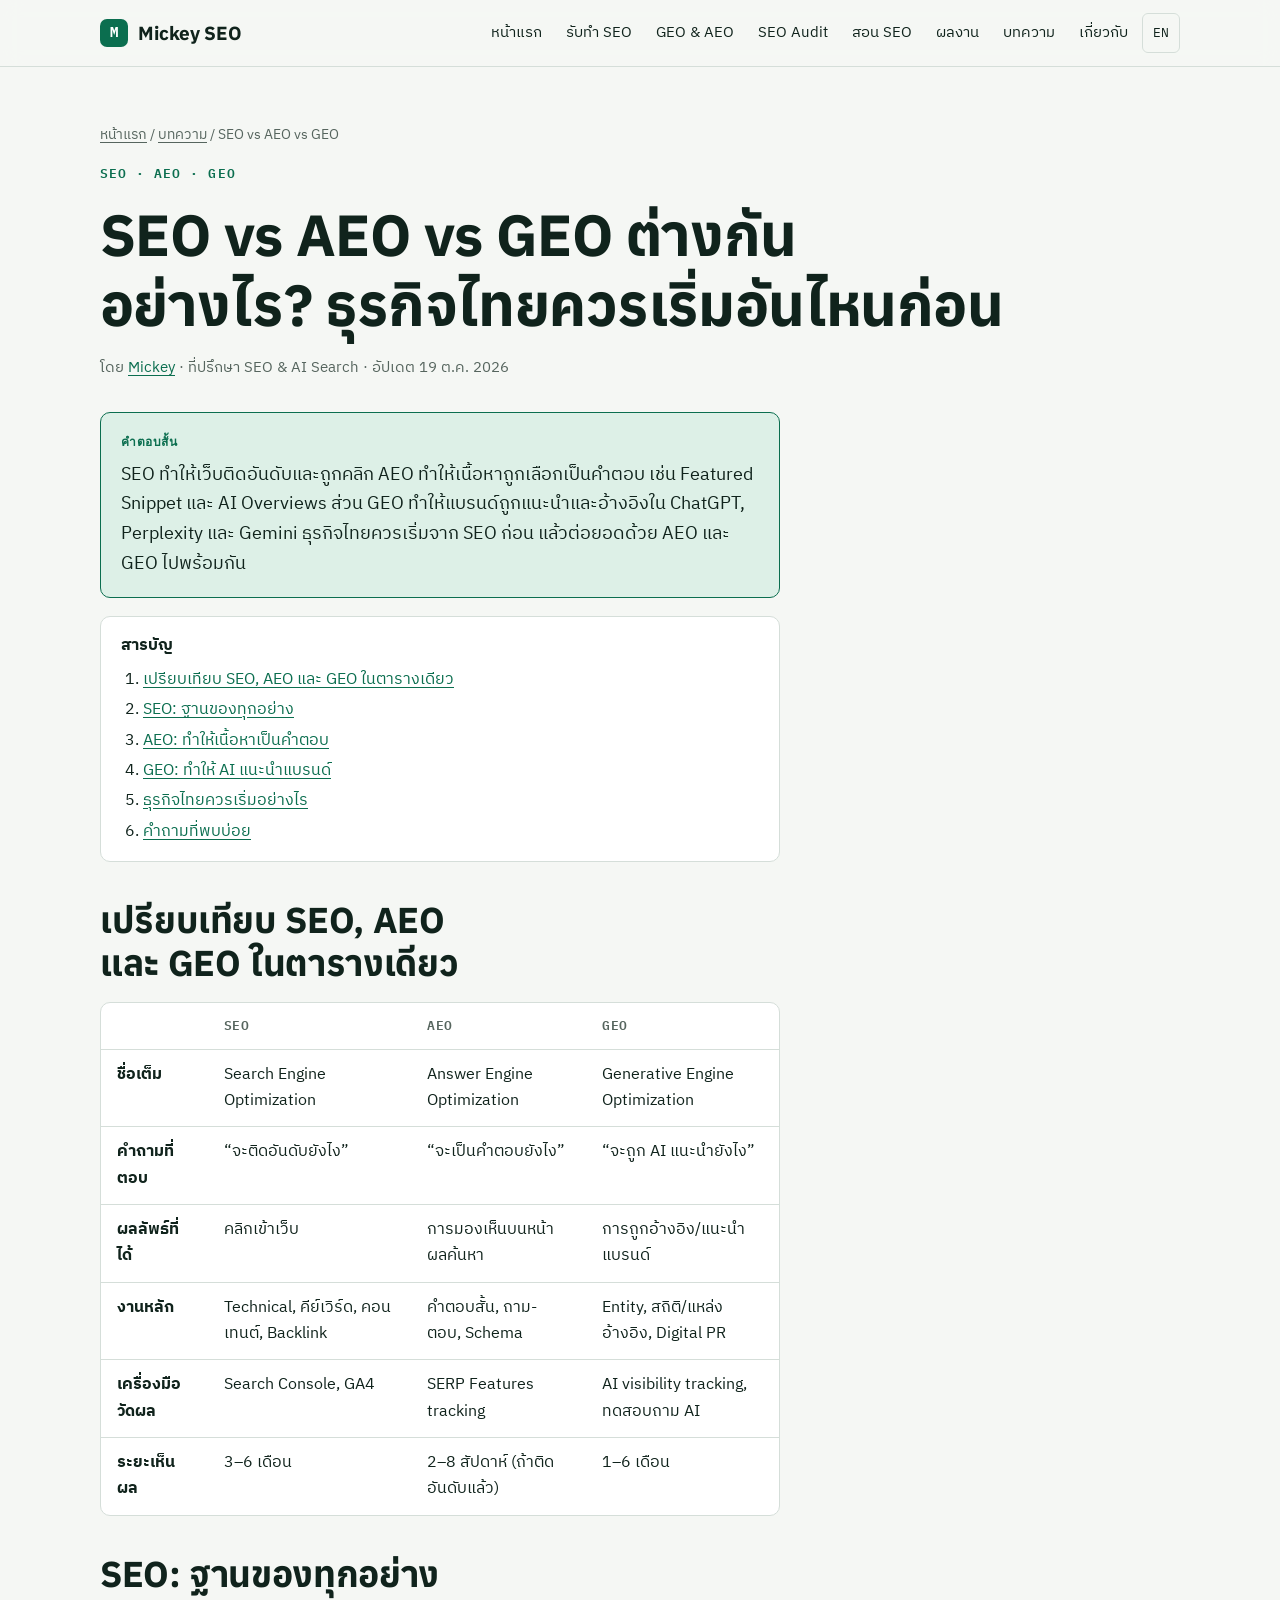
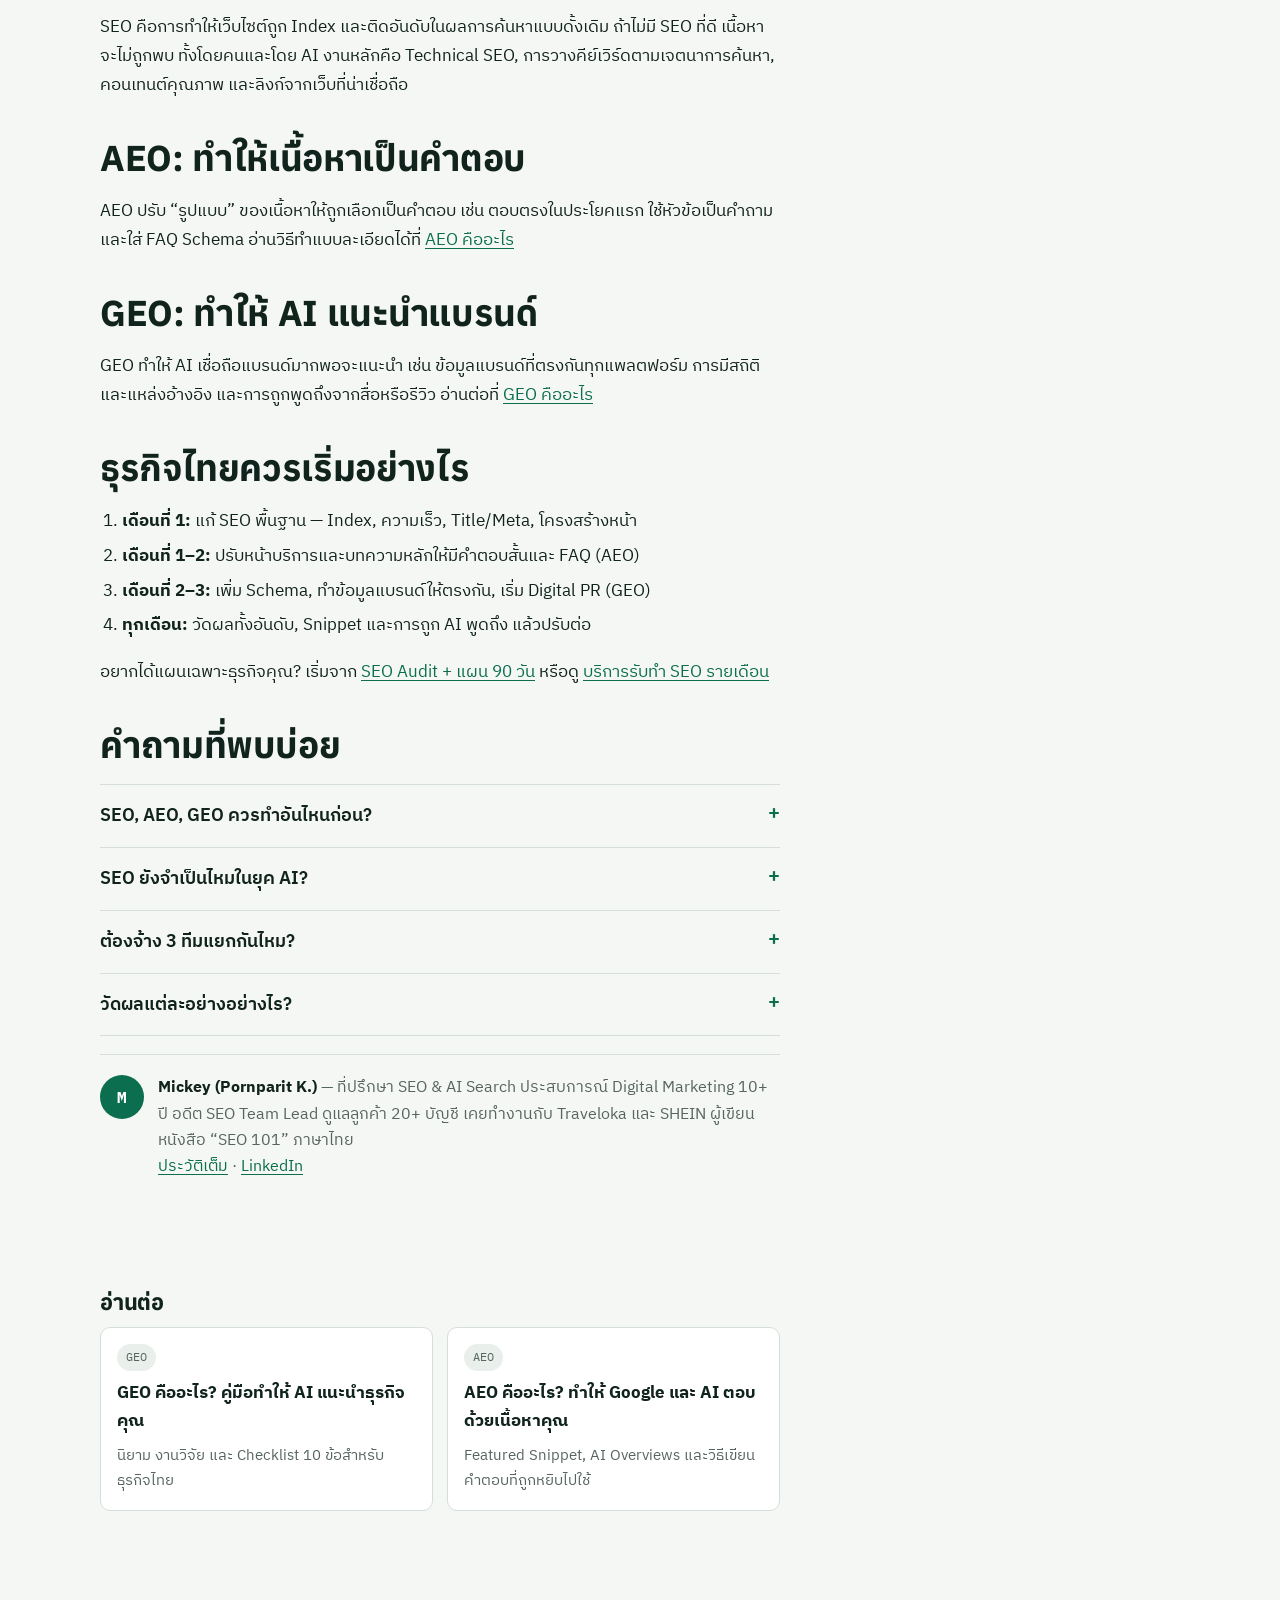
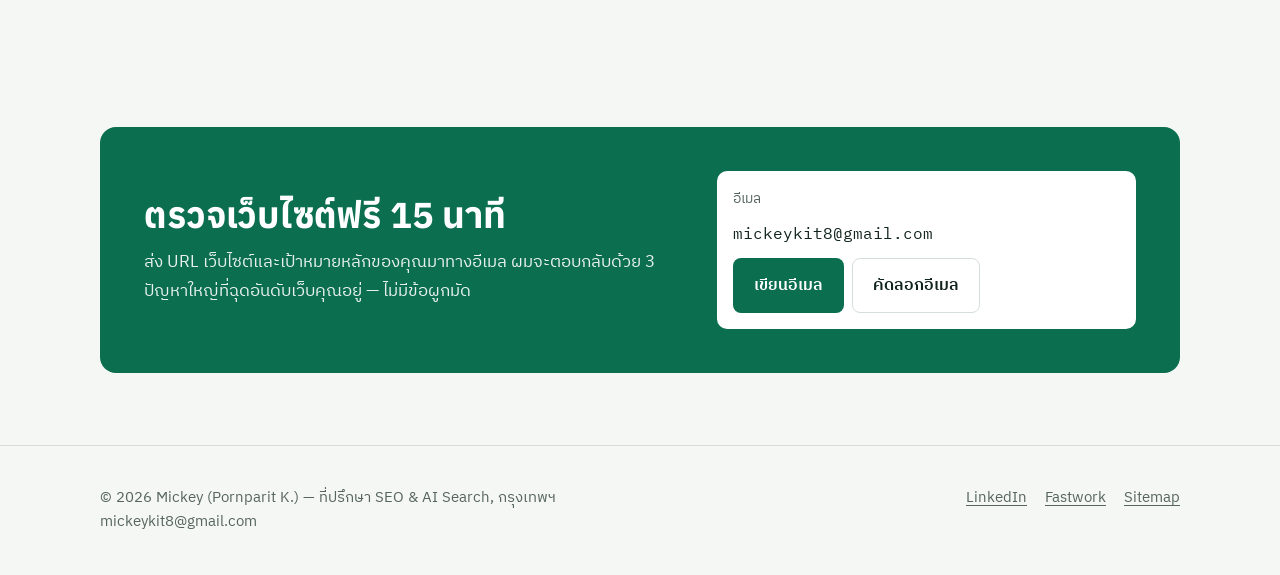
<file: blog/seo-aeo-geo-tang-kan/index.html>
<!doctype html>
<html lang="th">
<head>
<meta charset="utf-8">
<meta name="viewport" content="width=device-width, initial-scale=1">
<title>SEO vs AEO vs GEO ต่างกันอย่างไร? ควรเริ่มอันไหนก่อน</title>
<meta name="description" content="SEO, AEO และ GEO ต่างกันอย่างไร? ตารางเปรียบเทียบเป้าหมาย งานหลัก วิธีวัดผล ระยะเห็นผล และลำดับที่ธุรกิจไทยควรเริ่มทำในยุค AI Search">
<link rel="canonical" href="https://mickeykit8-spec.github.io/blog/seo-aeo-geo-tang-kan/">
<meta property="og:type" content="website">
<meta property="og:title" content="SEO vs AEO vs GEO ต่างกันอย่างไร? ควรเริ่มอันไหนก่อน">
<meta property="og:description" content="SEO, AEO และ GEO ต่างกันอย่างไร? ตารางเปรียบเทียบเป้าหมาย งานหลัก วิธีวัดผล ระยะเห็นผล และลำดับที่ธุรกิจไทยควรเริ่มทำในยุค AI Search">
<meta property="og:url" content="https://mickeykit8-spec.github.io/blog/seo-aeo-geo-tang-kan/">
<meta property="og:image" content="https://mickeykit8-spec.github.io/assets/og.png">
<meta property="og:image:width" content="1200">
<meta property="og:image:height" content="630">
<meta name="twitter:card" content="summary_large_image">
<meta property="og:locale" content="th_TH">
<meta name="theme-color" content="#0B6E4F">
<link rel="icon" href="data:image/svg+xml,%3Csvg xmlns='http://www.w3.org/2000/svg' viewBox='0 0 32 32'%3E%3Crect width='32' height='32' rx='7' fill='%230B6E4F'/%3E%3Ctext x='16' y='22' font-family='monospace' font-size='16' font-weight='700' fill='white' text-anchor='middle'%3EM%3C/text%3E%3C/svg%3E">
<link rel="preconnect" href="https://fonts.googleapis.com">
<link rel="preconnect" href="https://fonts.gstatic.com" crossorigin>
<link rel="stylesheet" href="https://fonts.googleapis.com/css2?family=Anuphan:wght@500;600;700&family=IBM+Plex+Sans+Thai:wght@400;500;600&family=IBM+Plex+Mono:wght@400;600&display=swap">
<link rel="stylesheet" href="../../assets/style.css">
<script type="application/ld+json">
{
 "@context": "https://schema.org",
 "@graph": [
  {
   "@type": "Person",
   "@id": "https://mickeykit8-spec.github.io/#person",
   "name": "Pornparit Kittinuttakul",
   "alternateName": "Mickey",
   "jobTitle": "SEO & AI Search Consultant",
   "email": "mailto:mickeykit8@gmail.com",
   "url": "https://mickeykit8-spec.github.io/",
   "alumniOf": {
    "@type": "CollegeOrUniversity",
    "name": "Mahidol University International College"
   },
   "knowsAbout": [
    "Search Engine Optimization",
    "Generative Engine Optimization",
    "Answer Engine Optimization",
    "Technical SEO",
    "Content Strategy",
    "Local SEO",
    "SEO Training"
   ],
   "sameAs": [
    "https://www.linkedin.com/in/pornparitk/",
    "https://fastwork.com/user/mickeyseo"
   ]
  },
  {
   "@type": "BlogPosting",
   "@id": "https://mickeykit8-spec.github.io/blog/seo-aeo-geo-tang-kan/#article",
   "headline": "SEO vs AEO vs GEO ต่างกันอย่างไร? ธุรกิจไทยควรเริ่มอันไหนก่อน",
   "description": "SEO, AEO และ GEO ต่างกันอย่างไร? ตารางเปรียบเทียบเป้าหมาย งานหลัก วิธีวัดผล ระยะเห็นผล และลำดับที่ธุรกิจไทยควรเริ่มทำในยุค AI Search",
   "author": {
    "@id": "https://mickeykit8-spec.github.io/#person"
   },
   "publisher": {
    "@id": "https://mickeykit8-spec.github.io/#person"
   },
   "datePublished": "2026-10-19",
   "dateModified": "2026-10-19",
   "inLanguage": "th",
   "mainEntityOfPage": "https://mickeykit8-spec.github.io/blog/seo-aeo-geo-tang-kan/",
   "image": "https://mickeykit8-spec.github.io/assets/og.png",
   "about": [
    {
     "@type": "Thing",
     "name": "Search Engine Optimization"
    },
    {
     "@type": "Thing",
     "name": "Answer Engine Optimization"
    },
    {
     "@type": "Thing",
     "name": "Generative Engine Optimization"
    }
   ]
  },
  {
   "@type": "BreadcrumbList",
   "itemListElement": [
    {
     "@type": "ListItem",
     "position": 1,
     "name": "หน้าแรก",
     "item": "https://mickeykit8-spec.github.io/"
    },
    {
     "@type": "ListItem",
     "position": 2,
     "name": "บทความ",
     "item": "https://mickeykit8-spec.github.io/blog/"
    },
    {
     "@type": "ListItem",
     "position": 3,
     "name": "SEO vs AEO vs GEO",
     "item": "https://mickeykit8-spec.github.io/blog/seo-aeo-geo-tang-kan/"
    }
   ]
  },
  {
   "@type": "FAQPage",
   "mainEntity": [
    {
     "@type": "Question",
     "name": "SEO, AEO, GEO ควรทำอันไหนก่อน?",
     "acceptedAnswer": {
      "@type": "Answer",
      "text": "เริ่มจาก SEO พื้นฐานก่อน เพราะทั้ง AEO และ GEO ต้องอาศัยหน้าเว็บที่ถูก Index และน่าเชื่อถือ จากนั้นปรับเนื้อหาสำคัญให้เป็นคำตอบ (AEO) และสร้างการถูกพูดถึงเพื่อให้ AI แนะนำ (GEO)"
     }
    },
    {
     "@type": "Question",
     "name": "SEO ยังจำเป็นไหมในยุค AI?",
     "acceptedAnswer": {
      "@type": "Answer",
      "text": "จำเป็น AI Search ส่วนใหญ่ค้นข้อมูลจากเว็บที่ Search Engine จัดอันดับไว้ SEO จึงเป็นฐานที่ AEO และ GEO ต่อยอด"
     }
    },
    {
     "@type": "Question",
     "name": "ต้องจ้าง 3 ทีมแยกกันไหม?",
     "acceptedAnswer": {
      "@type": "Answer",
      "text": "ไม่จำเป็น งานทั้งสามใช้ทักษะและข้อมูลชุดเดียวกัน ทีมหรือที่ปรึกษา SEO ที่เข้าใจ AI Search สามารถวางแผนรวมกันได้"
     }
    },
    {
     "@type": "Question",
     "name": "วัดผลแต่ละอย่างอย่างไร?",
     "acceptedAnswer": {
      "@type": "Answer",
      "text": "SEO วัดจากอันดับ คลิก และ Lead ใน Search Console/GA4 AEO วัดจาก Featured Snippet และ People Also Ask ที่ครอง ส่วน GEO วัดจากการถูกพูดถึงในคำตอบของ ChatGPT, Perplexity และ AI Overviews"
     }
    }
   ]
  }
 ]
}
</script>
</head>
<body>
<header class="site-head">
 <div class="wrap">
  <a class="brand" href="../../"><span class="dot">M</span>Mickey SEO</a>
  <button class="menu-btn" aria-expanded="false" aria-controls="nav">เมนู</button>
  <nav class="nav" id="nav"><a href="../../">หน้าแรก</a><a href="../../seo-services/">รับทำ SEO</a><a href="../../geo-aeo/">GEO & AEO</a><a href="../../seo-audit/">SEO Audit</a><a href="../../seo-course/">สอน SEO</a><a href="../../case-studies/">ผลงาน</a><a href="../../blog/">บทความ</a><a href="../../about/">เกี่ยวกับ</a><a class="lang" href="../../en/" hreflang="en">EN</a></nav>
 </div>
</header>
<main>
<div class="wrap page-head"><div class="crumbs"><a href="../../">หน้าแรก</a> / <a href="../">บทความ</a> / SEO vs AEO vs GEO</div>
<span class="eyebrow">SEO · AEO · GEO</span><h1>SEO vs AEO vs GEO ต่างกันอย่างไร? ธุรกิจไทยควรเริ่มอันไหนก่อน</h1>
<p class="byline">โดย <a href="../../about/">Mickey</a> · ที่ปรึกษา SEO &amp; AI Search · อัปเดต <time datetime="2026-10-19">19 ต.ค. 2026</time></p></div>
<section style="padding-top:0"><div class="wrap"><article class="prose">
<div class="answer" id="answer"><span class="tag">คำตอบสั้น</span><p>SEO ทำให้เว็บติดอันดับและถูกคลิก AEO ทำให้เนื้อหาถูกเลือกเป็นคำตอบ เช่น Featured Snippet และ AI Overviews ส่วน GEO ทำให้แบรนด์ถูกแนะนำและอ้างอิงใน ChatGPT, Perplexity และ Gemini ธุรกิจไทยควรเริ่มจาก SEO ก่อน แล้วต่อยอดด้วย AEO และ GEO ไปพร้อมกัน</p></div>
<nav class="toc" aria-label="สารบัญ"><b>สารบัญ</b><ol><li><a href="#summary">เปรียบเทียบ SEO, AEO และ GEO ในตารางเดียว</a></li><li><a href="#seo">SEO: ฐานของทุกอย่าง</a></li><li><a href="#aeo">AEO: ทำให้เนื้อหาเป็นคำตอบ</a></li><li><a href="#geo">GEO: ทำให้ AI แนะนำแบรนด์</a></li><li><a href="#order">ธุรกิจไทยควรเริ่มอย่างไร</a></li><li><a href="#faq">คำถามที่พบบ่อย</a></li></ol></nav>
<h2 id="summary">เปรียบเทียบ SEO, AEO และ GEO ในตารางเดียว</h2><div class="tw"><table><thead><tr><th></th><th>SEO</th><th>AEO</th><th>GEO</th></tr></thead><tbody>
<tr><td><b>ชื่อเต็ม</b></td><td>Search Engine Optimization</td><td>Answer Engine Optimization</td><td>Generative Engine Optimization</td></tr>
<tr><td><b>คำถามที่ตอบ</b></td><td>“จะติดอันดับยังไง”</td><td>“จะเป็นคำตอบยังไง”</td><td>“จะถูก AI แนะนำยังไง”</td></tr>
<tr><td><b>ผลลัพธ์ที่ได้</b></td><td>คลิกเข้าเว็บ</td><td>การมองเห็นบนหน้าผลค้นหา</td><td>การถูกอ้างอิง/แนะนำแบรนด์</td></tr>
<tr><td><b>งานหลัก</b></td><td>Technical, คีย์เวิร์ด, คอนเทนต์, Backlink</td><td>คำตอบสั้น, ถาม-ตอบ, Schema</td><td>Entity, สถิติ/แหล่งอ้างอิง, Digital PR</td></tr>
<tr><td><b>เครื่องมือวัดผล</b></td><td>Search Console, GA4</td><td>SERP Features tracking</td><td>AI visibility tracking, ทดสอบถาม AI</td></tr>
<tr><td><b>ระยะเห็นผล</b></td><td>3–6 เดือน</td><td>2–8 สัปดาห์ (ถ้าติดอันดับแล้ว)</td><td>1–6 เดือน</td></tr></tbody></table></div><h2 id="seo">SEO: ฐานของทุกอย่าง</h2><p>SEO คือการทำให้เว็บไซต์ถูก Index และติดอันดับในผลการค้นหาแบบดั้งเดิม ถ้าไม่มี SEO ที่ดี เนื้อหาจะไม่ถูกพบ ทั้งโดยคนและโดย AI งานหลักคือ Technical SEO, การวางคีย์เวิร์ดตามเจตนาการค้นหา, คอนเทนต์คุณภาพ และลิงก์จากเว็บที่น่าเชื่อถือ</p><h2 id="aeo">AEO: ทำให้เนื้อหาเป็นคำตอบ</h2><p>AEO ปรับ “รูปแบบ” ของเนื้อหาให้ถูกเลือกเป็นคำตอบ เช่น ตอบตรงในประโยคแรก ใช้หัวข้อเป็นคำถาม และใส่ FAQ Schema อ่านวิธีทำแบบละเอียดได้ที่ <a href="../aeo-kue-arai/">AEO คืออะไร</a></p><h2 id="geo">GEO: ทำให้ AI แนะนำแบรนด์</h2><p>GEO ทำให้ AI เชื่อถือแบรนด์มากพอจะแนะนำ เช่น ข้อมูลแบรนด์ที่ตรงกันทุกแพลตฟอร์ม การมีสถิติและแหล่งอ้างอิง และการถูกพูดถึงจากสื่อหรือรีวิว อ่านต่อที่ <a href="../geo-kue-arai/">GEO คืออะไร</a></p><h2 id="order">ธุรกิจไทยควรเริ่มอย่างไร</h2><ol>
<li><b>เดือนที่ 1:</b> แก้ SEO พื้นฐาน — Index, ความเร็ว, Title/Meta, โครงสร้างหน้า</li>
<li><b>เดือนที่ 1–2:</b> ปรับหน้าบริการและบทความหลักให้มีคำตอบสั้นและ FAQ (AEO)</li>
<li><b>เดือนที่ 2–3:</b> เพิ่ม Schema, ทำข้อมูลแบรนด์ให้ตรงกัน, เริ่ม Digital PR (GEO)</li>
<li><b>ทุกเดือน:</b> วัดผลทั้งอันดับ, Snippet และการถูก AI พูดถึง แล้วปรับต่อ</li>
</ol>
<p>อยากได้แผนเฉพาะธุรกิจคุณ? เริ่มจาก <a href="../../seo-audit/">SEO Audit + แผน 90 วัน</a> หรือดู <a href="../../seo-services/">บริการรับทำ SEO รายเดือน</a></p>
<h2 id="faq">คำถามที่พบบ่อย</h2>
<div><details class="faq"><summary>SEO, AEO, GEO ควรทำอันไหนก่อน?</summary><p>เริ่มจาก SEO พื้นฐานก่อน เพราะทั้ง AEO และ GEO ต้องอาศัยหน้าเว็บที่ถูก Index และน่าเชื่อถือ จากนั้นปรับเนื้อหาสำคัญให้เป็นคำตอบ (AEO) และสร้างการถูกพูดถึงเพื่อให้ AI แนะนำ (GEO)</p></details>
<details class="faq"><summary>SEO ยังจำเป็นไหมในยุค AI?</summary><p>จำเป็น AI Search ส่วนใหญ่ค้นข้อมูลจากเว็บที่ Search Engine จัดอันดับไว้ SEO จึงเป็นฐานที่ AEO และ GEO ต่อยอด</p></details>
<details class="faq"><summary>ต้องจ้าง 3 ทีมแยกกันไหม?</summary><p>ไม่จำเป็น งานทั้งสามใช้ทักษะและข้อมูลชุดเดียวกัน ทีมหรือที่ปรึกษา SEO ที่เข้าใจ AI Search สามารถวางแผนรวมกันได้</p></details>
<details class="faq"><summary>วัดผลแต่ละอย่างอย่างไร?</summary><p>SEO วัดจากอันดับ คลิก และ Lead ใน Search Console/GA4 AEO วัดจาก Featured Snippet และ People Also Ask ที่ครอง ส่วน GEO วัดจากการถูกพูดถึงในคำตอบของ ChatGPT, Perplexity และ AI Overviews</p></details></div>
<aside class="author"><div class="dot">M</div><div><b>Mickey (Pornparit K.)</b> — ที่ปรึกษา SEO &amp; AI Search ประสบการณ์ Digital Marketing 10+ ปี อดีต SEO Team Lead ดูแลลูกค้า 20+ บัญชี เคยทำงานกับ Traveloka และ SHEIN ผู้เขียนหนังสือ “SEO 101” ภาษาไทย
<br><a href="../../about/">ประวัติเต็ม</a> · <a href="https://www.linkedin.com/in/pornparitk/" rel="me">LinkedIn</a></div></aside>
<section class="related"><h2>อ่านต่อ</h2><div class="rel-grid"><a class="rel" href="../geo-kue-arai/"><span class="chip">GEO</span><b>GEO คืออะไร? คู่มือทำให้ AI แนะนำธุรกิจคุณ</b><span class="muted">นิยาม งานวิจัย และ Checklist 10 ข้อสำหรับธุรกิจไทย</span></a><a class="rel" href="../aeo-kue-arai/"><span class="chip">AEO</span><b>AEO คืออะไร? ทำให้ Google และ AI ตอบด้วยเนื้อหาคุณ</b><span class="muted">Featured Snippet, AI Overviews และวิธีเขียนคำตอบที่ถูกหยิบไปใช้</span></a></div></section>
</article></div></section>
<section id="contact"><div class="wrap"><div class="cta">
 <div style="display:flex;flex-direction:column;gap:12px">
  <h2>ตรวจเว็บไซต์ฟรี 15 นาที</h2>
  <p>ส่ง URL เว็บไซต์และเป้าหมายหลักของคุณมาทางอีเมล ผมจะตอบกลับด้วย 3 ปัญหาใหญ่ที่ฉุดอันดับเว็บคุณอยู่ — ไม่มีข้อผูกมัด</p>
 </div>
 <div class="mailbox"><span class="muted" style="font-size:14px">อีเมล</span><code>mickeykit8@gmail.com</code>
  <div class="row"><a class="btn btn-primary" href="mailto:mickeykit8@gmail.com?subject=%E0%B8%82%E0%B8%AD%E0%B8%95%E0%B8%A3%E0%B8%A7%E0%B8%88%E0%B9%80%E0%B8%A7%E0%B9%87%E0%B8%9A%E0%B8%9F%E0%B8%A3%E0%B8%B5">เขียนอีเมล</a><button class="btn btn-ghost" data-copy="mickeykit8@gmail.com">คัดลอกอีเมล</button></div>
 </div>
</div></div></section>

</main>
<footer class="site-foot">
 <div class="wrap">
  <div>© <span id="y">2026</span> Mickey (Pornparit K.) — ที่ปรึกษา SEO & AI Search, กรุงเทพฯ<br>mickeykit8@gmail.com</div>
  <nav>
   <a href="https://www.linkedin.com/in/pornparitk/" rel="me">LinkedIn</a>
   <a href="https://fastwork.com/user/mickeyseo" rel="me">Fastwork</a>
   <a href="../../sitemap.xml">Sitemap</a>
  </nav>
 </div>
</footer>
<script src="../../assets/site.js" defer></script>
</body>
</html>
</file>
<file: assets/style.css>
/* Mickey SEO — shared styles */
:root{
  --paper:#F5F7F4; --surface:#FFFFFF; --sunk:#E9EFEB; --ink:#10231C; --muted:#56655E; --line:#D5DED9;
  --accent:#0B6E4F; --accent-ink:#FFFFFF; --accent-soft:#DDF0E7; --gold:#E9A93A; --gold-soft:#FBF0D9;
  --link:#1A4FD6; --serp-url:#1E6B3A;
  --display:"Anuphan","IBM Plex Sans Thai",system-ui,sans-serif;
  --sans:"IBM Plex Sans Thai","IBM Plex Sans",system-ui,-apple-system,"Segoe UI",sans-serif;
  --mono:"IBM Plex Mono",ui-monospace,Menlo,Consolas,monospace;
  --radius:10px; --max:1120px;
  color-scheme:light;
}
@media (prefers-color-scheme:dark){
  :root{
    color-scheme:dark;
    --paper:#0D1512; --surface:#15201C; --sunk:#1C2925; --ink:#E6EEEA; --muted:#9AAAA3; --line:#2B3A35;
    --accent:#4CC49A; --accent-ink:#05130D; --accent-soft:#163A2D; --gold:#F0BC5E; --gold-soft:#3A2D12;
    --link:#9DB5FF; --serp-url:#7FD19C;
  }
}
*{box-sizing:border-box}
html{scroll-behavior:smooth}
body{margin:0;background:var(--paper);color:var(--ink);font-family:var(--sans);font-size:17px;line-height:1.7;-webkit-font-smoothing:antialiased}
img{max-width:100%;height:auto}
a{color:var(--accent);text-underline-offset:3px}
a:hover{text-decoration-thickness:2px}
:focus-visible{outline:2px solid var(--accent);outline-offset:3px;border-radius:4px}
h1,h2,h3{font-family:var(--display);line-height:1.2;text-wrap:balance;margin:0;letter-spacing:-.01em}
h1{font-size:clamp(34px,5.4vw,58px);font-weight:700}
h2{font-size:clamp(26px,3.4vw,36px);font-weight:700}
h3{font-size:20px;font-weight:600}
p{margin:0}
.wrap{max-width:var(--max);margin:0 auto;padding-inline:20px}
.eyebrow{font-family:var(--mono);font-size:13px;letter-spacing:.08em;text-transform:uppercase;color:var(--accent);font-weight:600}
.lede{font-size:19px;color:var(--muted);max-width:62ch}
.muted{color:var(--muted)}
.prose{max-width:68ch;display:flex;flex-direction:column;gap:18px}
.prose h2{margin-top:18px}
.prose ul,.prose ol{margin:0;padding-left:22px;display:flex;flex-direction:column;gap:6px}

/* header */
.site-head{position:sticky;top:0;z-index:20;background:color-mix(in srgb,var(--paper) 88%,transparent);backdrop-filter:blur(10px);border-bottom:1px solid var(--line)}
.site-head .wrap{display:flex;align-items:center;justify-content:space-between;gap:16px;padding-block:12px}
.brand{display:flex;align-items:center;gap:10px;text-decoration:none;color:var(--ink);font-family:var(--display);font-weight:700;font-size:19px}
.brand .dot{width:28px;height:28px;border-radius:7px;background:var(--accent);color:var(--accent-ink);display:grid;place-items:center;font-family:var(--mono);font-size:14px}
.nav{display:flex;gap:4px;align-items:center}
.nav a{color:var(--ink);text-decoration:none;padding:8px 10px;border-radius:6px;font-size:15px}
.nav a:hover,.nav a[aria-current="page"]{background:var(--sunk)}
.nav .lang{font-family:var(--mono);font-size:13px;border:1px solid var(--line)}
.menu-btn{display:none;appearance:none;border:1px solid var(--line);background:var(--surface);color:var(--ink);border-radius:8px;padding:8px 12px;font:inherit;font-size:15px}
@media (max-width:860px){
  .menu-btn{display:block}
  .nav{display:none;position:absolute;left:0;right:0;top:100%;flex-direction:column;align-items:stretch;background:var(--paper);border-bottom:1px solid var(--line);padding:8px 20px 16px}
  .nav.open{display:flex}
}

/* buttons */
.btn{display:inline-flex;align-items:center;gap:8px;padding:13px 20px;border-radius:8px;font-weight:600;text-decoration:none;border:1px solid transparent;font-size:16px;cursor:pointer;font-family:var(--sans)}
.btn-primary{background:var(--accent);color:var(--accent-ink)}
.btn-primary:hover{filter:brightness(1.08)}
.btn-ghost{border-color:var(--line);color:var(--ink);background:var(--surface)}
.btn-ghost:hover{border-color:var(--accent)}
.actions{display:flex;flex-wrap:wrap;gap:12px}

/* sections */
section{padding-block:72px}
.section-head{display:flex;flex-direction:column;gap:12px;margin-bottom:36px;max-width:720px}
.band{background:var(--surface);border-block:1px solid var(--line)}

/* hero */
.hero{padding-block:64px 56px}
.hero .wrap{display:grid;grid-template-columns:1.1fr .9fr;gap:48px;align-items:center}
.hero-copy{display:flex;flex-direction:column;gap:22px}
.hero h1 em{font-style:normal;color:var(--accent)}
.proof{display:flex;flex-wrap:wrap;gap:8px 18px;font-size:14px;color:var(--muted)}
.proof b{color:var(--ink)}
@media (max-width:900px){.hero .wrap{grid-template-columns:1fr}}

/* search-result mock: the page's signature */
.serp{background:var(--surface);border:1px solid var(--line);border-radius:14px;padding:18px;display:flex;flex-direction:column;gap:14px;box-shadow:0 18px 40px -24px rgba(16,35,28,.35)}
.serp-bar{display:flex;align-items:center;gap:10px;border:1px solid var(--line);border-radius:99px;padding:9px 14px;font-size:15px}
.serp-bar svg{flex:none}
.serp-ai{background:var(--accent-soft);border-radius:10px;padding:14px;font-size:14.5px;display:flex;flex-direction:column;gap:6px}
.serp-ai .tag{font-family:var(--mono);font-size:11.5px;letter-spacing:.06em;text-transform:uppercase;color:var(--accent);font-weight:600}
.serp-ai cite{font-style:normal;font-size:12.5px;color:var(--muted)}
.serp-ai cite b{color:var(--ink)}
.result{display:flex;flex-direction:column;gap:2px;padding-top:4px}
.result .url{font-size:13px;color:var(--serp-url)}
.result .title{font-size:19px;color:var(--link);font-weight:500;line-height:1.35}
.result .snip{font-size:14px;color:var(--muted);line-height:1.55}
.rank{display:inline-block;font-family:var(--mono);font-size:11px;font-weight:600;background:var(--gold);color:#241A05;padding:1px 7px;border-radius:4px;margin-right:6px;vertical-align:2px}
.result.dim{opacity:.45}

/* cards & grids */
.grid{display:grid;gap:18px}
.g3{grid-template-columns:repeat(3,1fr)}
.g2{grid-template-columns:repeat(2,1fr)}
@media (max-width:900px){.g3{grid-template-columns:1fr 1fr}}
@media (max-width:640px){.g3,.g2{grid-template-columns:1fr}}
.card{background:var(--surface);border:1px solid var(--line);border-radius:var(--radius);padding:24px;display:flex;flex-direction:column;gap:12px}
.card .price{font-family:var(--mono);font-weight:600;font-size:15px;color:var(--accent)}
.card ul{margin:0;padding-left:20px;display:flex;flex-direction:column;gap:4px;font-size:15.5px}
.card .more{margin-top:auto;font-weight:600}
.card.feature{border-color:var(--accent);box-shadow:0 0 0 1px var(--accent) inset}

/* numbers strip */
.stats{display:grid;grid-template-columns:repeat(4,1fr);gap:0;border:1px solid var(--line);border-radius:var(--radius);background:var(--surface);overflow:hidden}
.stat{padding:22px;border-left:1px solid var(--line);display:flex;flex-direction:column;gap:4px}
.stat:first-child{border-left:0}
.stat b{font-family:var(--mono);font-size:30px;font-weight:600;font-variant-numeric:tabular-nums}
.stat span{font-size:14px;color:var(--muted)}
@media (max-width:760px){.stats{grid-template-columns:1fr 1fr}.stat:nth-child(3){border-left:0}.stat:nth-child(n+3){border-top:1px solid var(--line)}}

/* steps (real sequence) */
.steps{display:grid;grid-template-columns:repeat(4,1fr);gap:18px;counter-reset:s}
.step{counter-increment:s;display:flex;flex-direction:column;gap:8px;padding-top:16px;border-top:2px solid var(--accent)}
.step::before{content:"ขั้นที่ " counter(s);font-family:var(--mono);font-size:12.5px;color:var(--accent);font-weight:600}
@media (max-width:860px){.steps{grid-template-columns:1fr 1fr}}
@media (max-width:520px){.steps{grid-template-columns:1fr}}

/* tables */
.tw{overflow-x:auto;border:1px solid var(--line);border-radius:var(--radius);background:var(--surface)}
table{border-collapse:collapse;width:100%;font-size:15.5px;min-width:560px}
th,td{padding:12px 16px;text-align:left;border-top:1px solid var(--line);vertical-align:top}
thead th{border-top:0;font-family:var(--mono);font-size:12.5px;text-transform:uppercase;letter-spacing:.05em;color:var(--muted);font-weight:600}
td.n{font-family:var(--mono);font-variant-numeric:tabular-nums;white-space:nowrap}
tr.hl td{background:var(--accent-soft)}

/* case study */
.case{display:grid;grid-template-columns:220px 1fr;gap:28px;padding-block:28px;border-top:1px solid var(--line)}
.case:first-of-type{border-top:0}
.case .meta{display:flex;flex-direction:column;gap:8px}
.chip{display:inline-block;font-family:var(--mono);font-size:12px;padding:3px 9px;border-radius:99px;background:var(--sunk);color:var(--muted);width:fit-content}
.case dl{display:grid;grid-template-columns:110px 1fr;gap:6px 16px;margin:0}
.case dt{font-weight:600}
.case dd{margin:0;color:var(--muted)}
@media (max-width:760px){.case{grid-template-columns:1fr;gap:12px}.case dl{grid-template-columns:1fr}.case dd{margin-bottom:8px}}

/* faq */
details.faq{border-top:1px solid var(--line);padding-block:16px}
details.faq:last-child{border-bottom:1px solid var(--line)}
details.faq summary{cursor:pointer;font-weight:600;font-size:17.5px;list-style:none;display:flex;justify-content:space-between;gap:16px}
details.faq summary::-webkit-details-marker{display:none}
details.faq summary::after{content:"+";font-family:var(--mono);color:var(--accent);font-size:20px;line-height:1}
details.faq[open] summary::after{content:"–"}
details.faq p{margin-top:10px;color:var(--muted);max-width:68ch}

/* CTA */
.cta{background:var(--accent);color:var(--accent-ink);border-radius:16px;padding:44px;display:grid;grid-template-columns:1.3fr 1fr;gap:28px;align-items:center}
.cta h2{color:var(--accent-ink)}
.cta p{opacity:.9}
.mailbox{background:var(--surface);color:var(--ink);border-radius:10px;padding:16px;display:flex;flex-direction:column;gap:10px}
.mailbox code{font-family:var(--mono);font-size:16px;word-break:break-all}
.mailbox .row{display:flex;gap:8px;flex-wrap:wrap}
@media (max-width:760px){.cta{grid-template-columns:1fr;padding:28px}}

/* page header */
.page-head{padding-block:56px 32px;display:flex;flex-direction:column;gap:16px}
.crumbs{font-size:14px;color:var(--muted)}
.crumbs a{color:var(--muted)}

/* footer */
.site-foot{border-top:1px solid var(--line);padding-block:40px;font-size:14.5px;color:var(--muted)}
.site-foot .wrap{display:flex;flex-wrap:wrap;justify-content:space-between;gap:20px}
.site-foot nav{display:flex;flex-wrap:wrap;gap:6px 18px}
.site-foot a{color:var(--muted)}

.note{border-left:3px solid var(--gold);background:var(--gold-soft);padding:14px 18px;border-radius:0 8px 8px 0;font-size:15.5px}
@media (prefers-reduced-motion:reduce){html{scroll-behavior:auto}}

/* article components */
.byline{font-size:14.5px;color:var(--muted)}
.answer{border:1px solid var(--accent);background:var(--accent-soft);border-radius:var(--radius);padding:18px 20px;display:flex;flex-direction:column;gap:8px}
.answer .tag{font-family:var(--mono);font-size:12px;font-weight:600;color:var(--accent);text-transform:uppercase;letter-spacing:.05em}
.answer p{margin:0;font-size:17.5px;line-height:1.7}
.toc{border:1px solid var(--line);border-radius:var(--radius);background:var(--surface);padding:16px 20px;font-size:15.5px}
.toc ol{margin:8px 0 0;padding-left:22px;display:grid;gap:4px}
.prose h2{scroll-margin-top:80px}
.prose h3{margin-top:6px;font-size:18.5px}
ol.check{list-style:none;padding-left:0;counter-reset:c}
ol.check li{counter-increment:c;padding-left:36px;position:relative}
ol.check li::before{content:counter(c);position:absolute;left:0;top:1px;width:24px;height:24px;border-radius:99px;background:var(--accent);color:var(--accent-ink);font-family:var(--mono);font-size:12.5px;display:grid;place-items:center}
.author{display:flex;gap:14px;align-items:flex-start;border-top:1px solid var(--line);padding-top:20px;font-size:15.5px;color:var(--muted)}
.author .dot{flex:none;width:44px;height:44px;border-radius:99px;background:var(--accent);color:var(--accent-ink);display:grid;place-items:center;font-family:var(--mono);font-weight:700}
.author b{color:var(--ink)}
.related h2{font-size:22px}
.rel-grid{display:grid;grid-template-columns:repeat(auto-fit,minmax(220px,1fr));gap:14px;margin-top:12px}
.rel{display:flex;flex-direction:column;gap:8px;padding:16px;border:1px solid var(--line);border-radius:var(--radius);background:var(--surface);color:var(--ink);text-decoration:none}
.rel:hover{border-color:var(--accent)}
.rel .muted{font-size:14.5px}
h2.h3{font-size:20px;font-weight:600}
</file>
